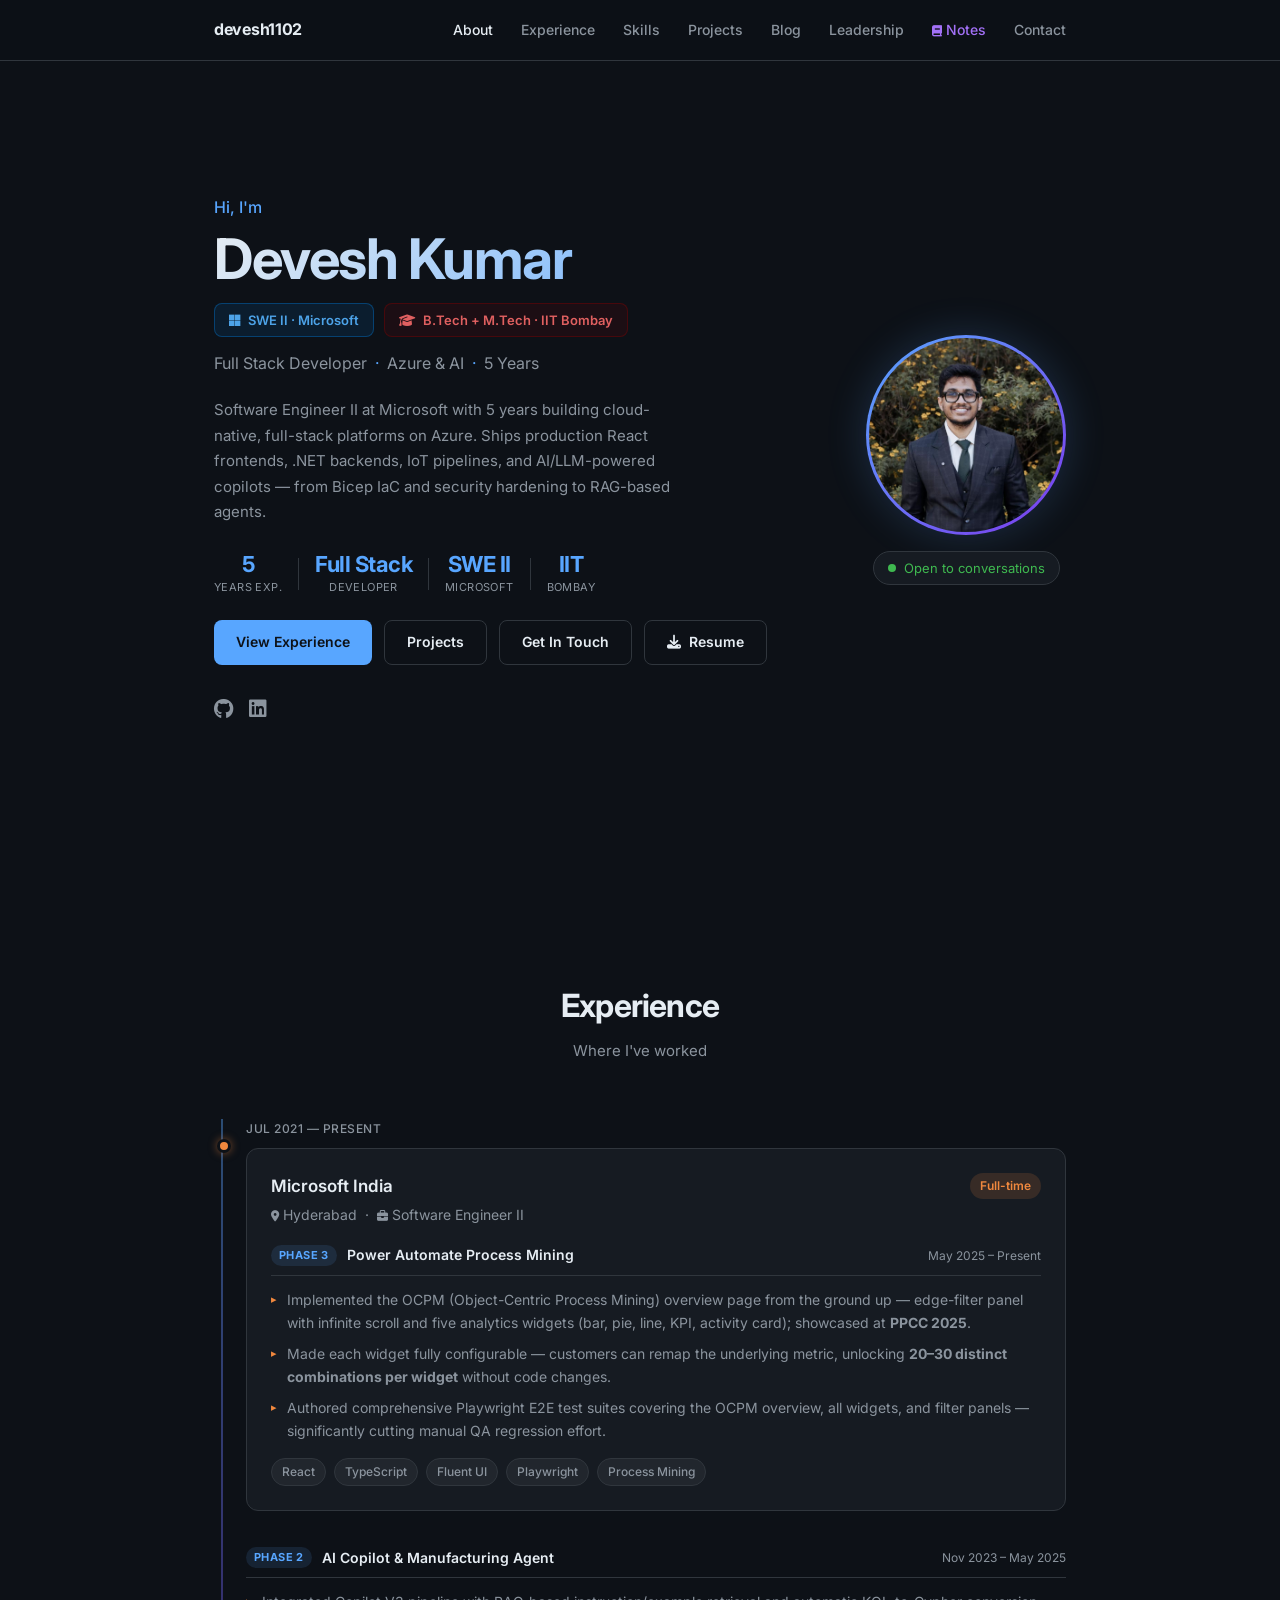
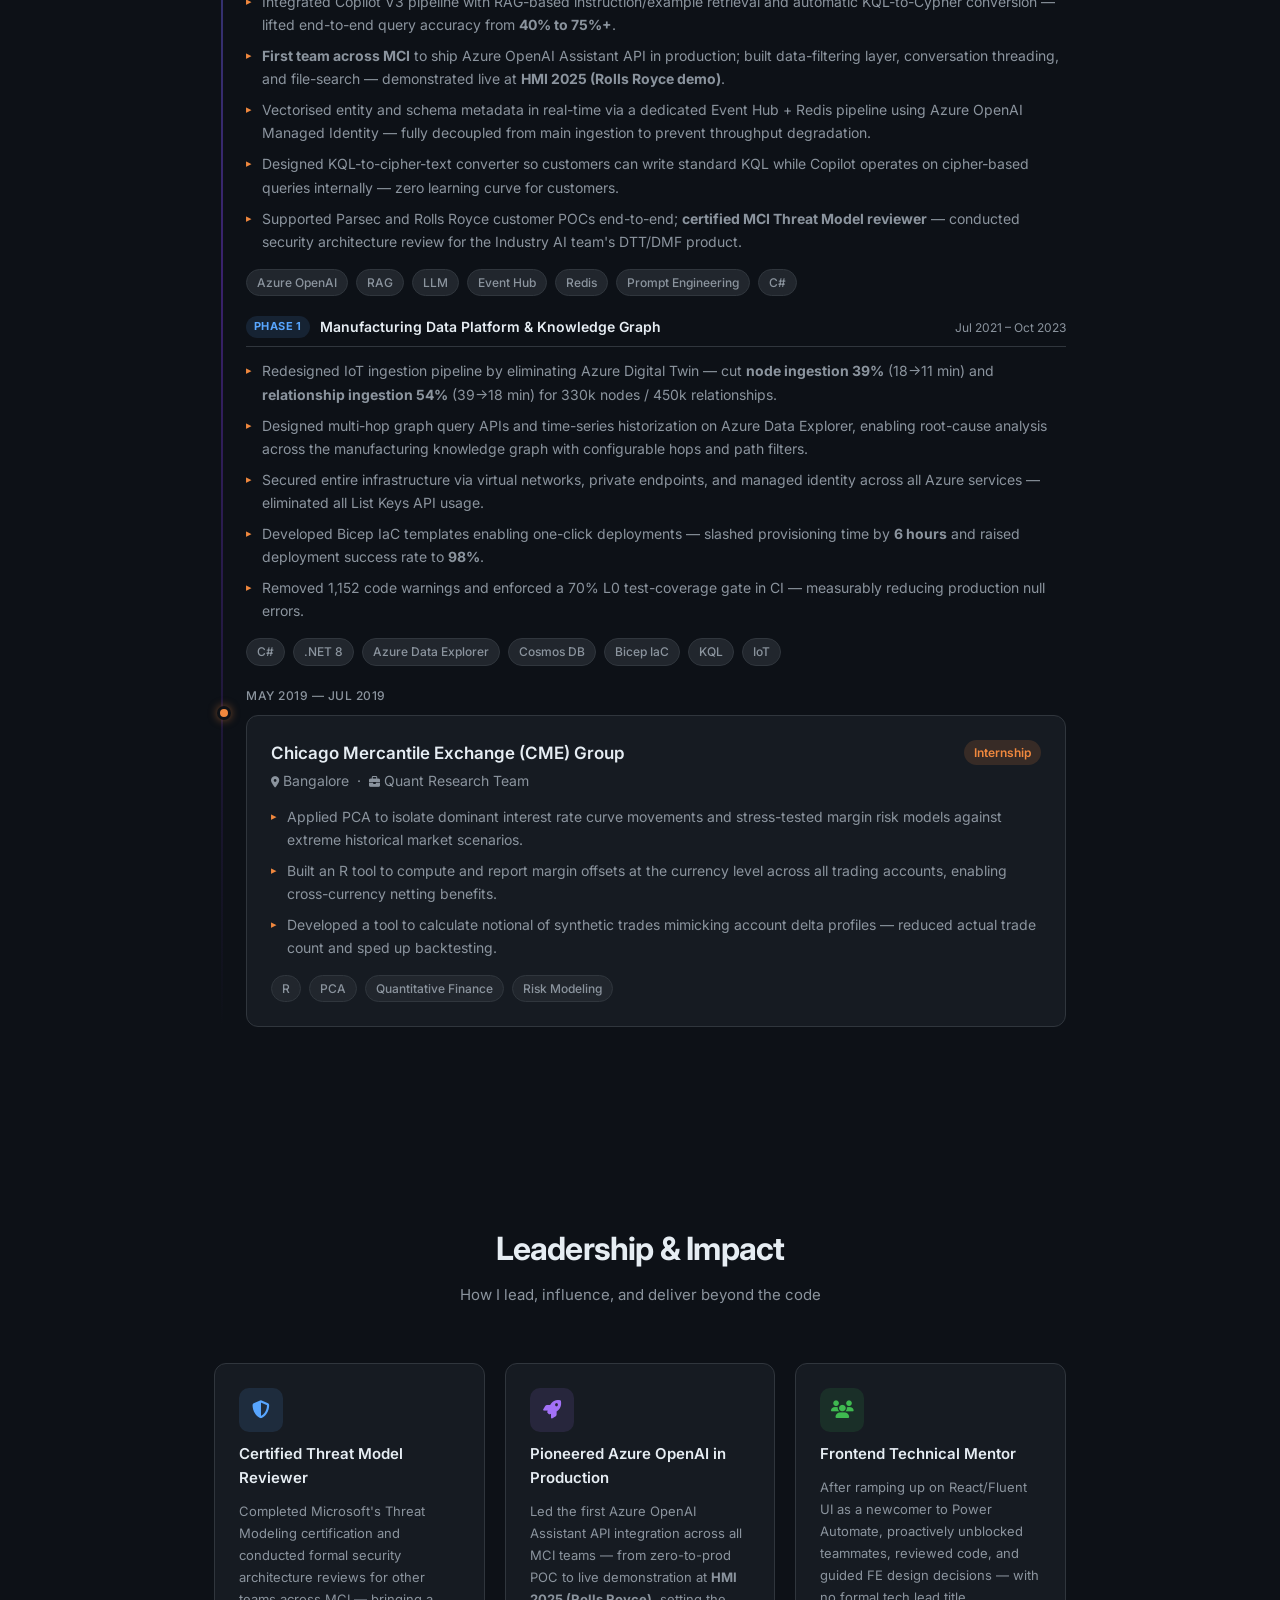
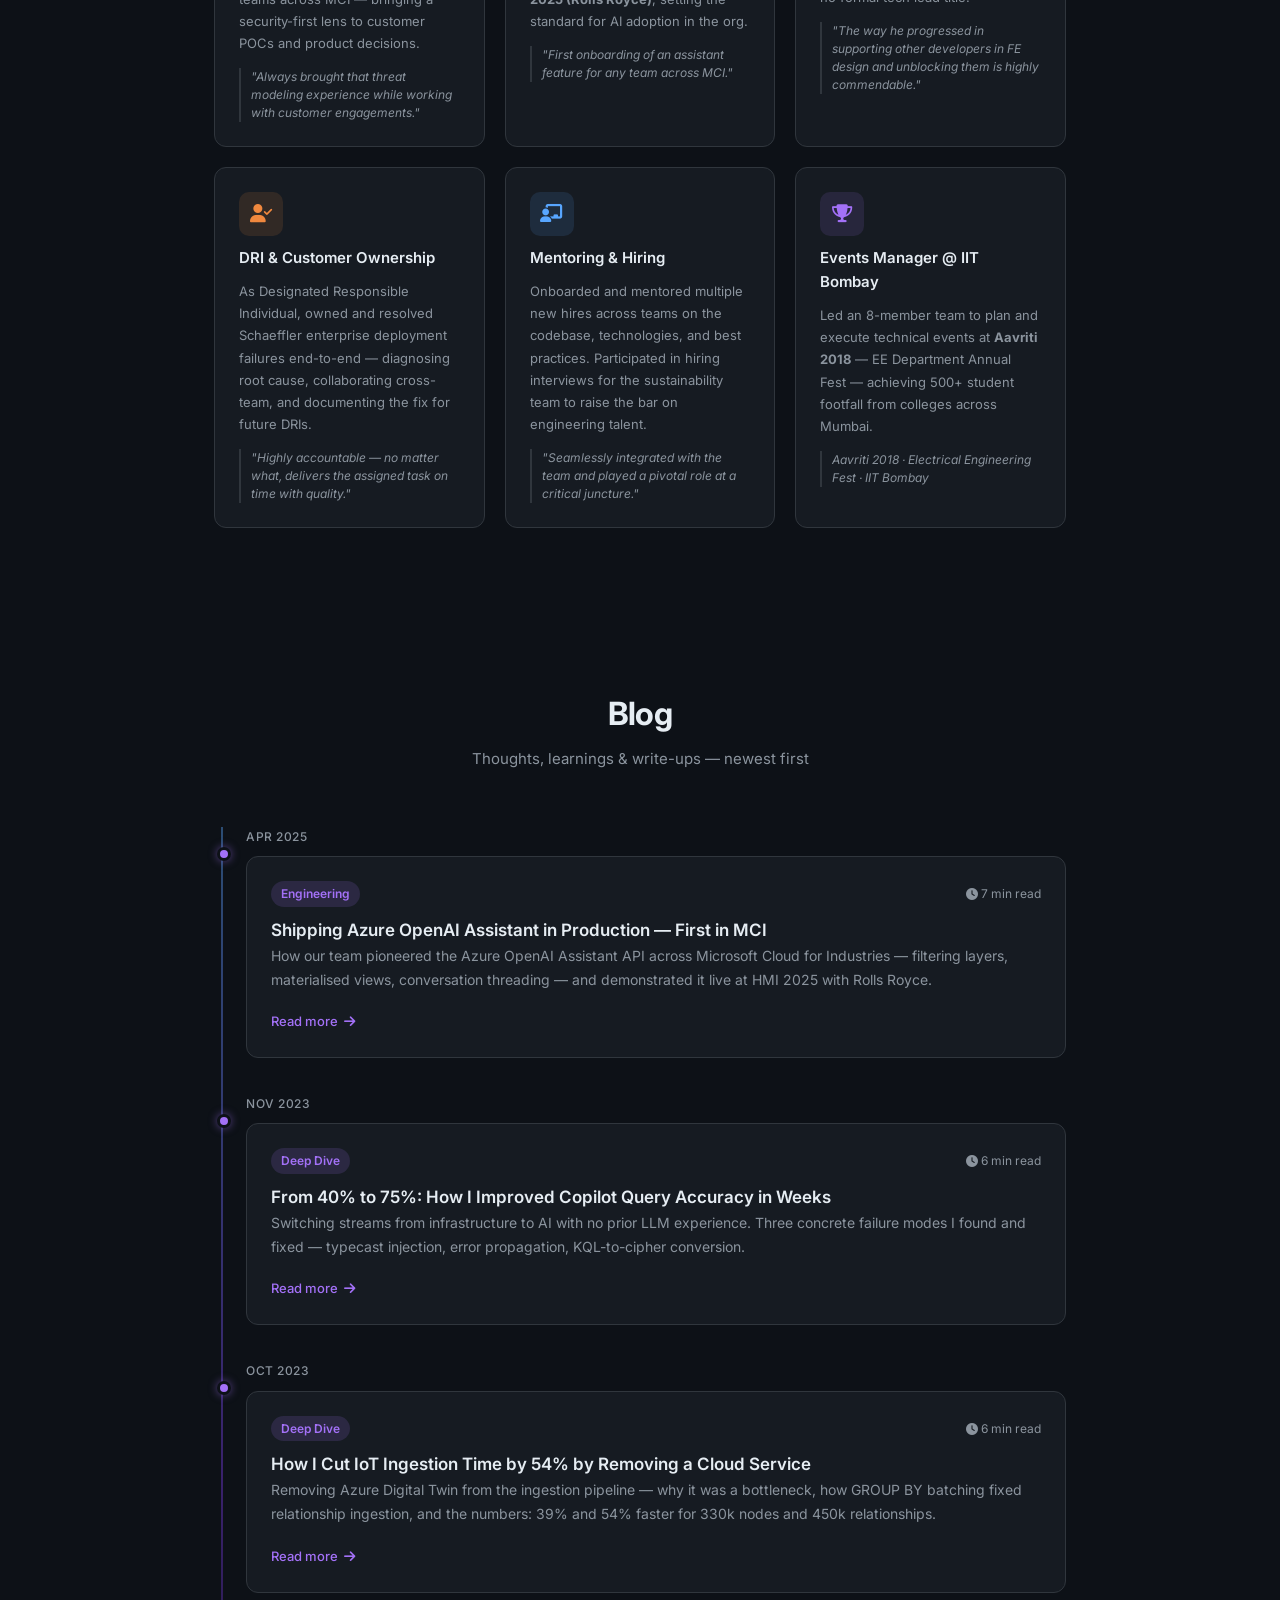
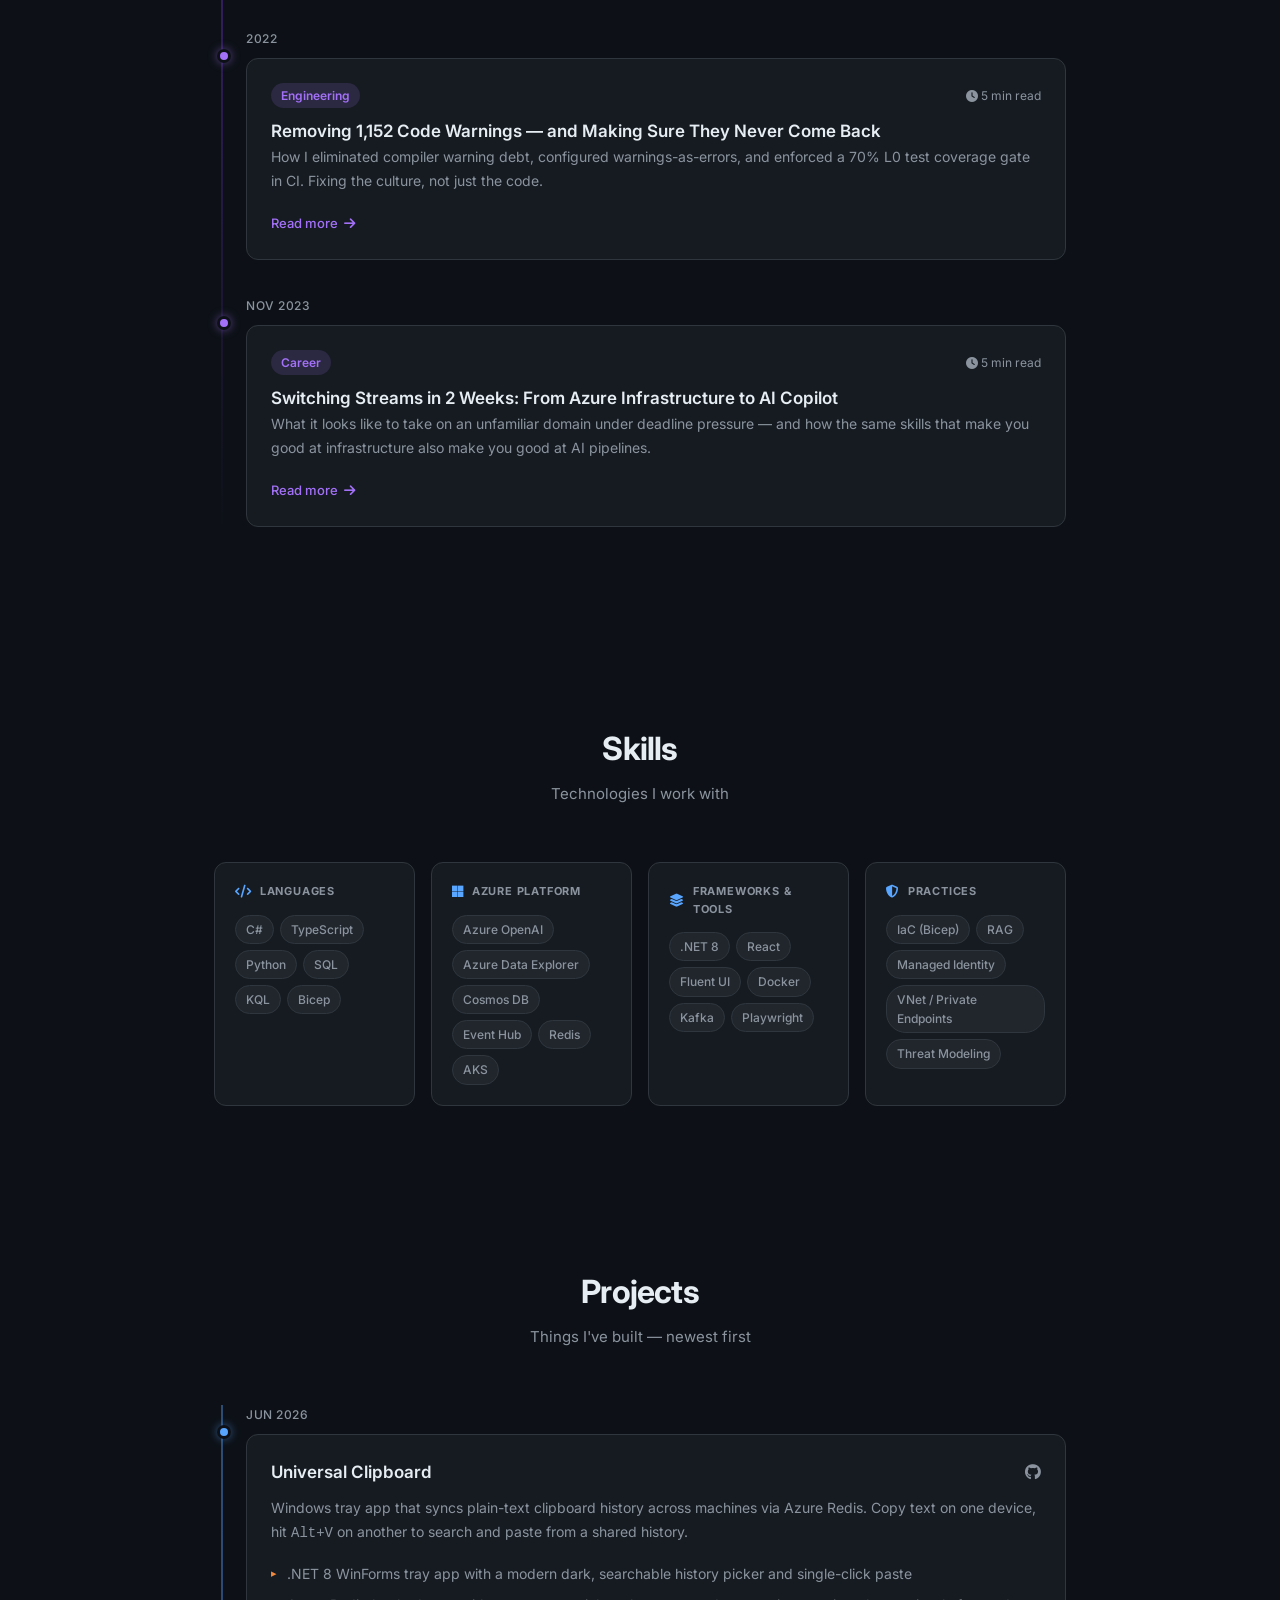
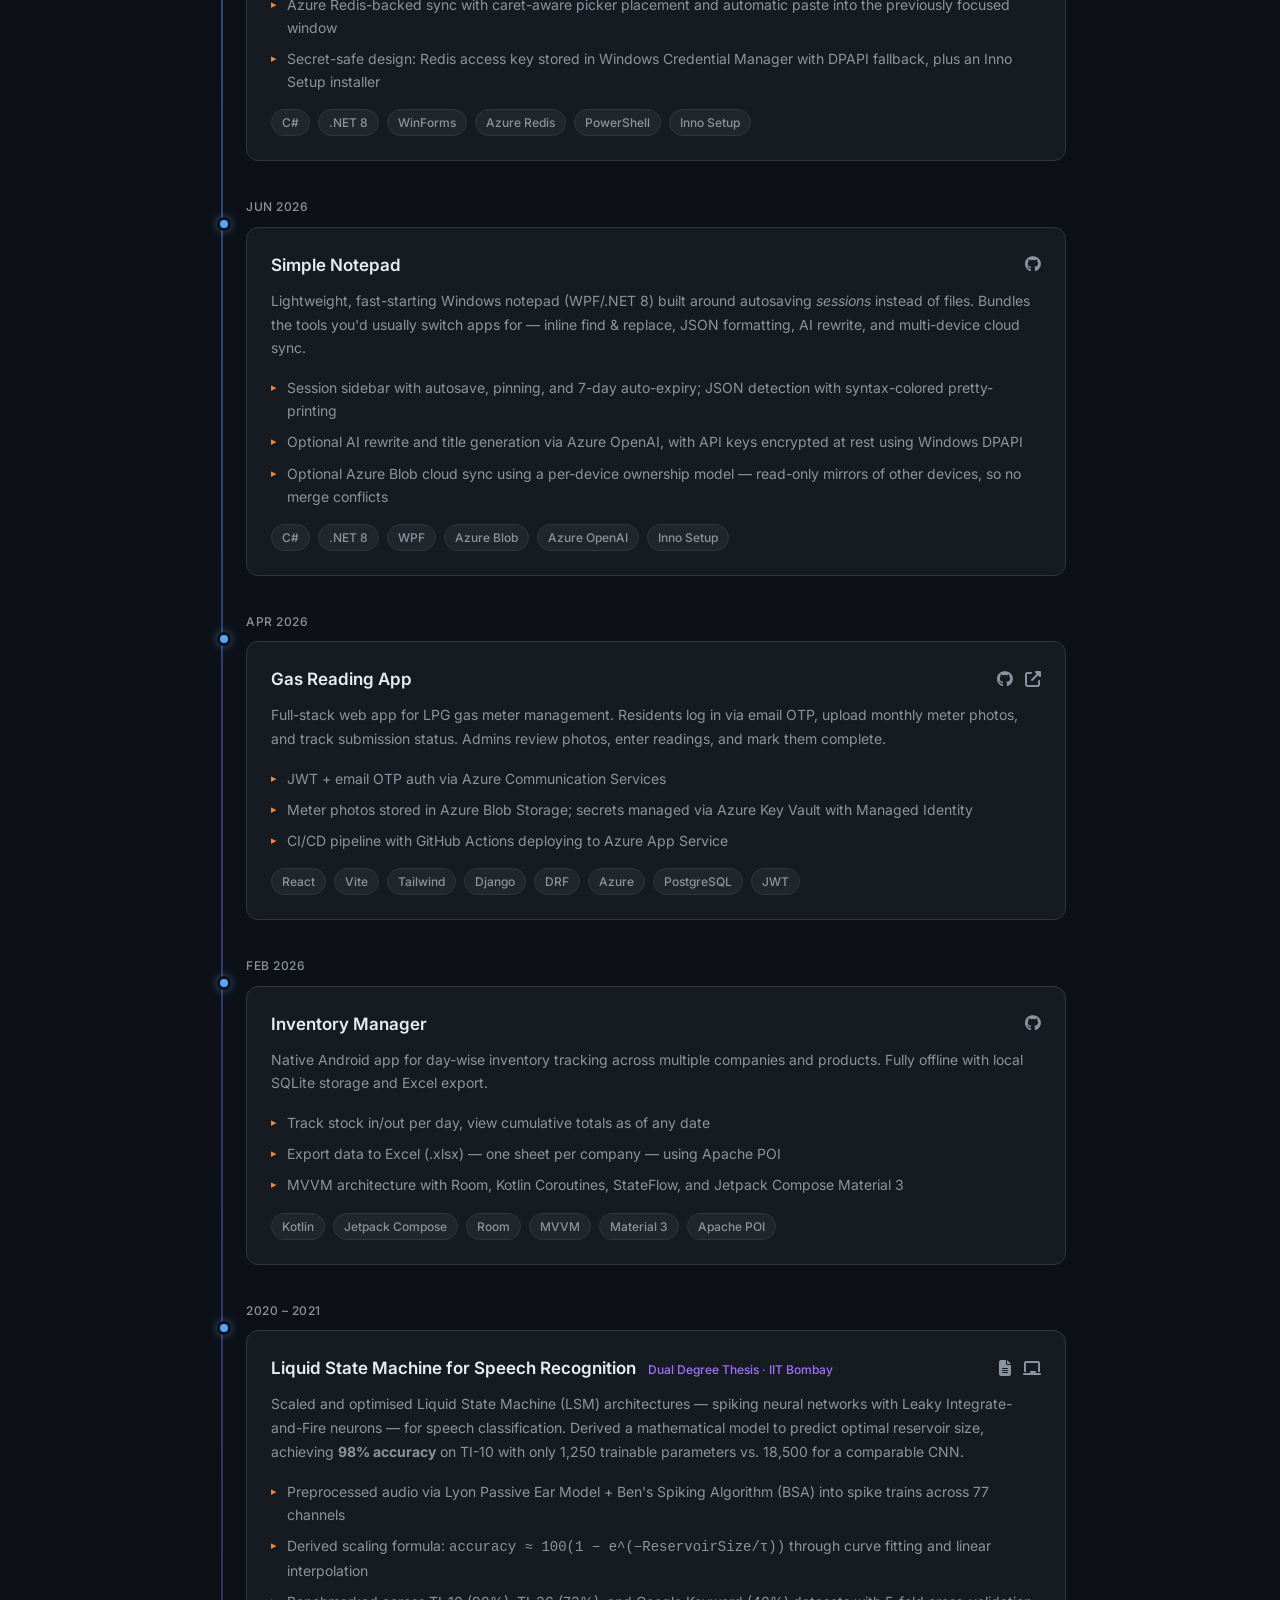
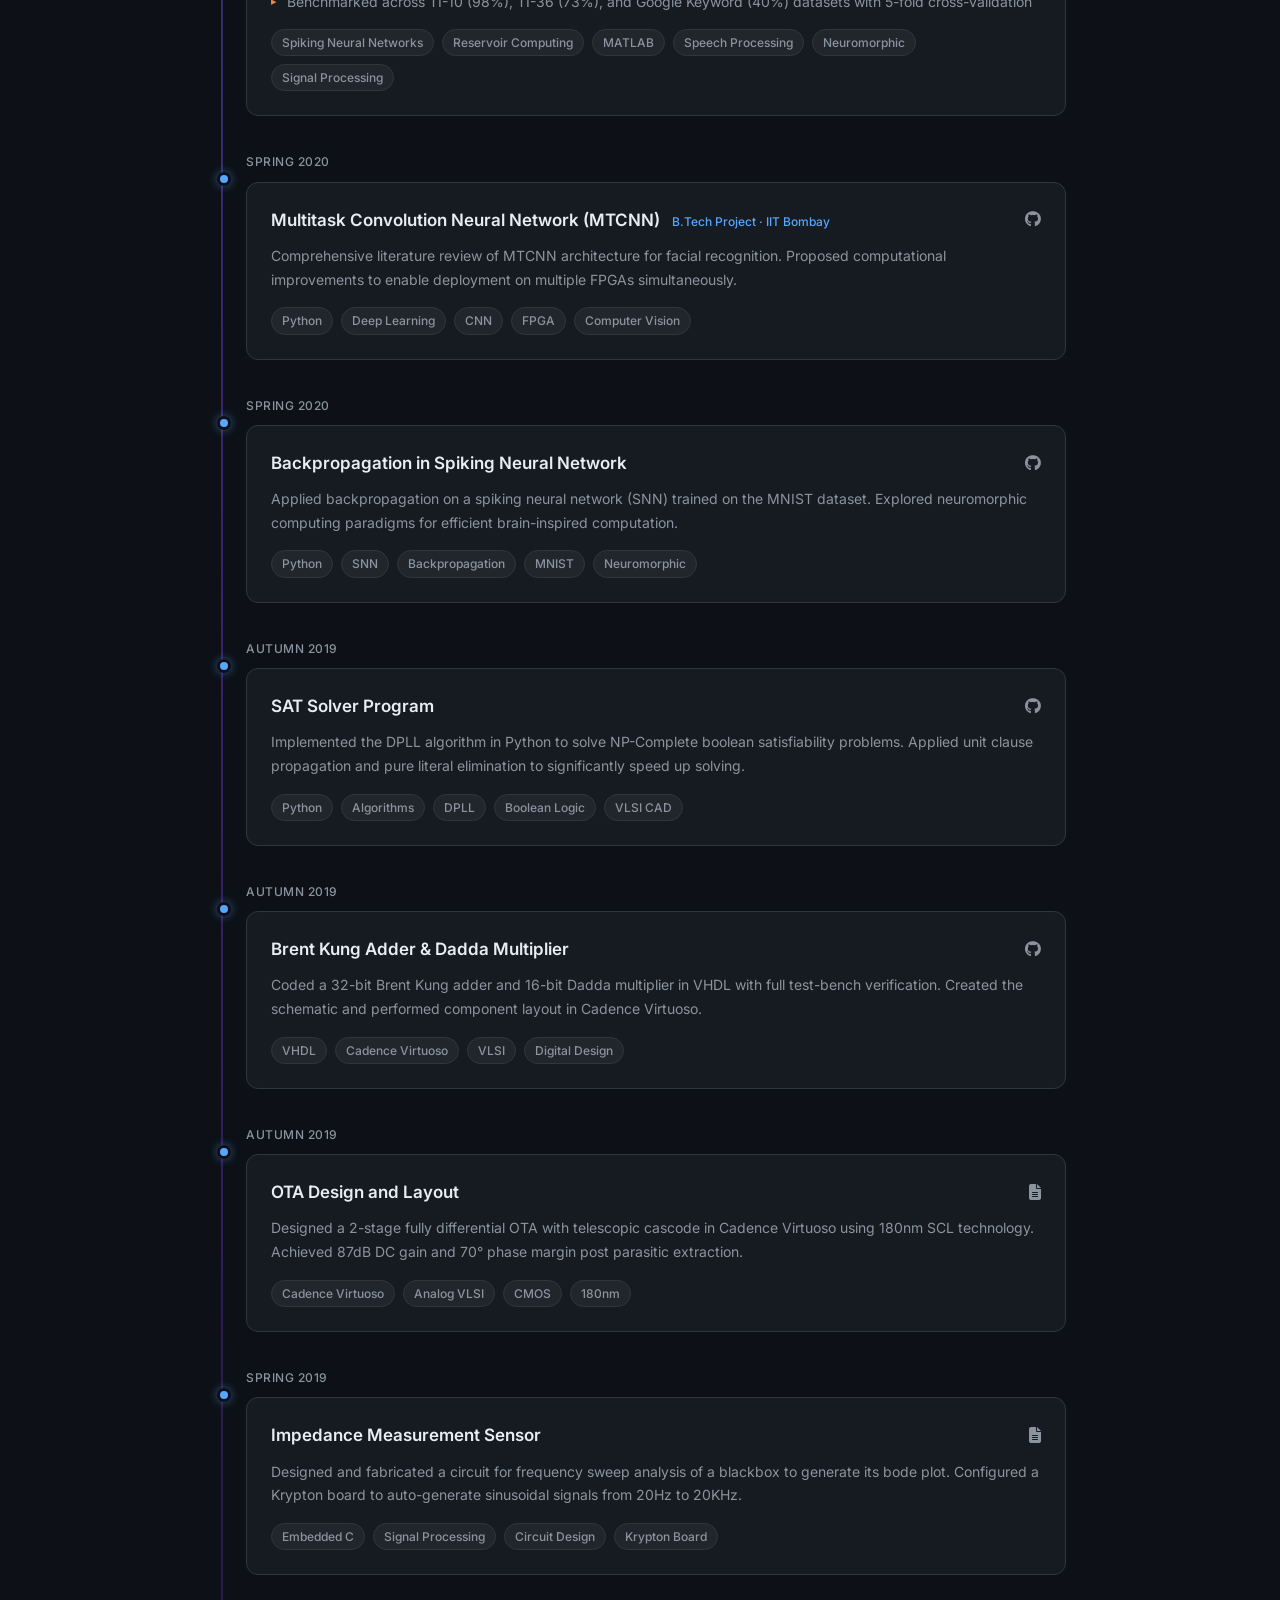
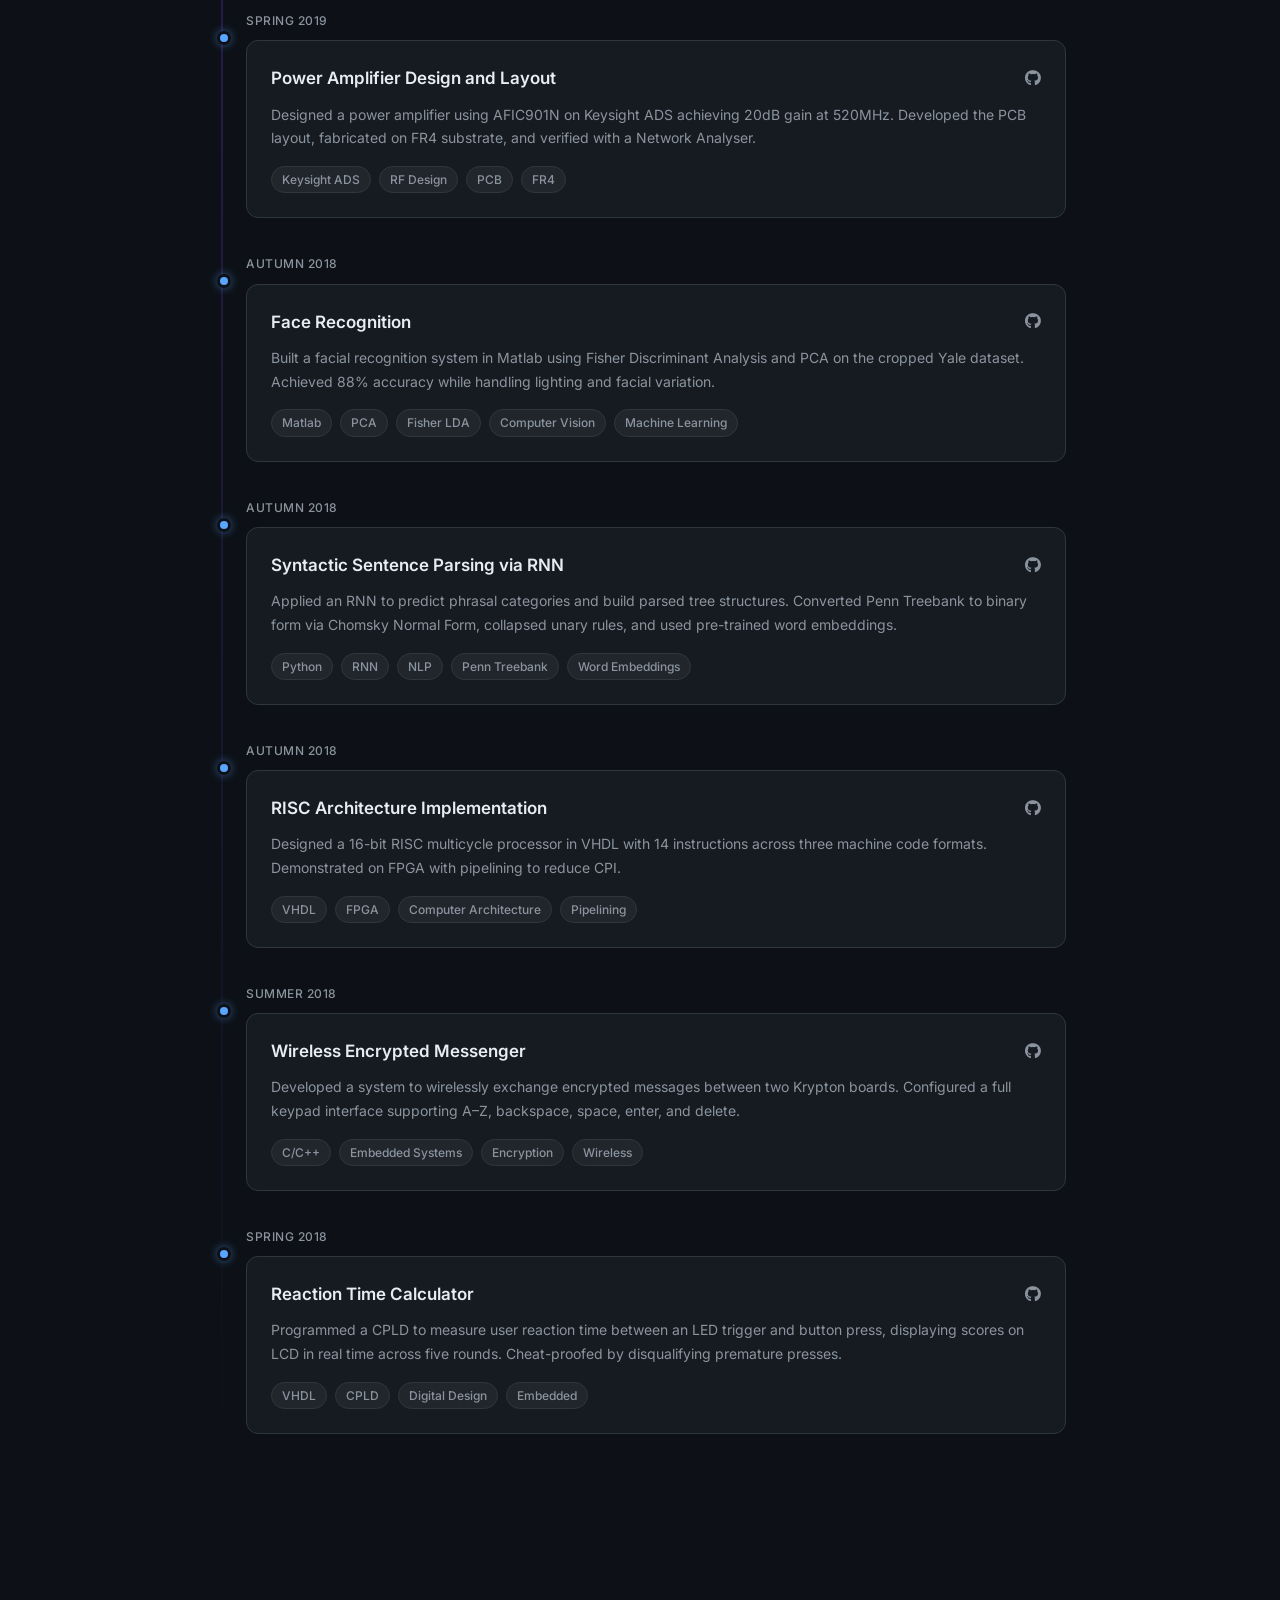
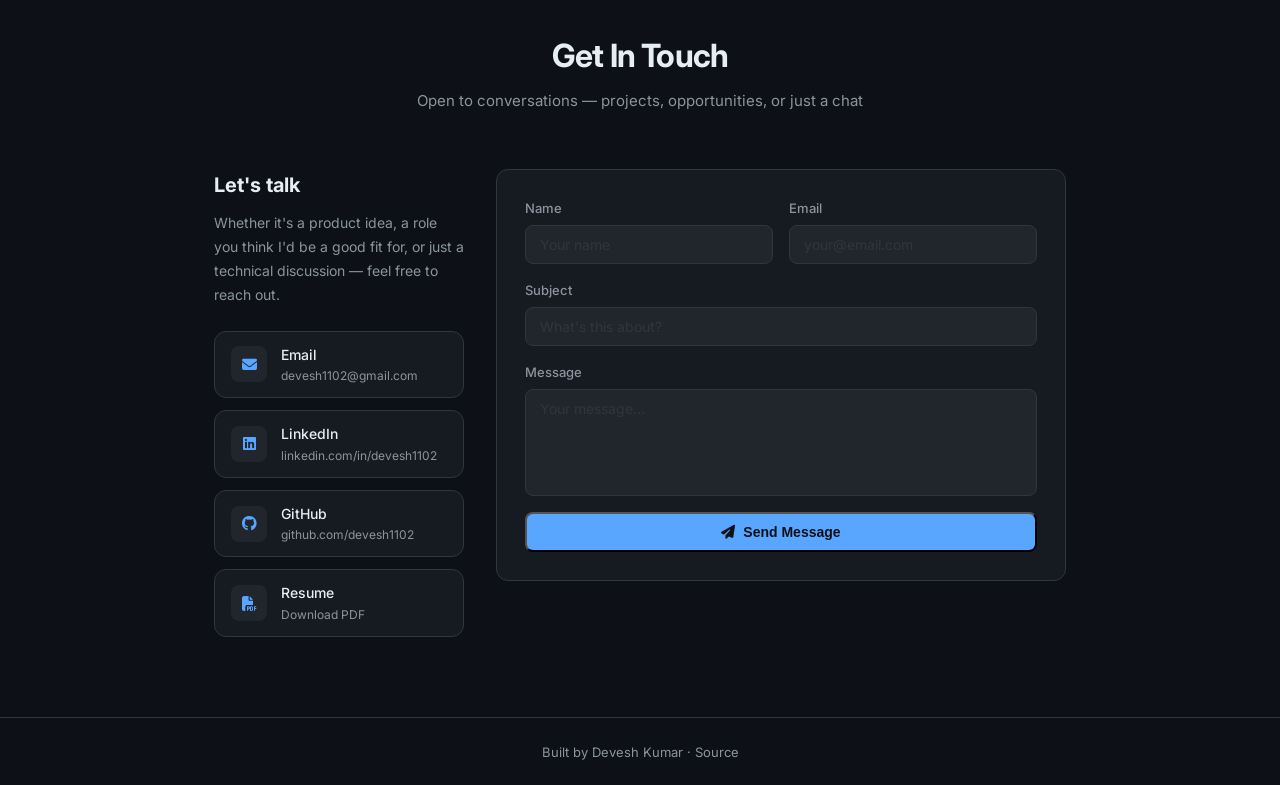
<file: index.html>
<!DOCTYPE html>
<html lang="en">
<head>
  <meta charset="UTF-8" />
  <meta name="viewport" content="width=device-width, initial-scale=1.0"/>

  <!-- Primary SEO -->
  <title>Devesh Kumar — Full Stack Developer</title>
  <meta name="description" content="Full Stack Developer & SWE II at Microsoft. 4+ years shipping cloud-native platforms on Azure — React frontends, .NET backends, AI/LLM copilots, IoT pipelines." />
  <meta name="author" content="Devesh Kumar" />
  <link rel="canonical" href="https://devesh1102.github.io/" />

  <!-- Open Graph — controls LinkedIn / Facebook preview -->
  <meta property="og:type" content="website" />
  <meta property="og:url" content="https://devesh1102.github.io/" />
  <meta property="og:title" content="Devesh Kumar — Full Stack Developer" />
  <meta property="og:description" content="Full Stack Developer building clean, performant web applications. Explore my projects and blog." />
  <meta property="og:image" content="https://devesh1102.github.io/og-image.png" />
  <meta property="og:image:width" content="1200" />
  <meta property="og:image:height" content="630" />
  <meta property="og:site_name" content="Devesh Kumar" />

  <!-- Twitter Card -->
  <meta name="twitter:card" content="summary_large_image" />
  <meta name="twitter:title" content="Devesh Kumar — Full Stack Developer" />
  <meta name="twitter:description" content="Full Stack Developer building clean, performant web applications." />
  <meta name="twitter:image" content="https://devesh1102.github.io/og-image.png" />

  <!-- Favicon -->
  <link rel="icon" href="favicon.svg" type="image/svg+xml" />

  <!-- Preconnect for performance -->
  <link rel="preconnect" href="https://fonts.googleapis.com" />
  <link rel="preconnect" href="https://fonts.gstatic.com" crossorigin />

  <!-- JSON-LD structured data (Person schema) -->
  <script type="application/ld+json">
  {
    "@context": "https://schema.org",
    "@type": "Person",
    "name": "Devesh Kumar",
    "url": "https://devesh1102.github.io/",
    "email": "devesh1102@gmail.com",
    "jobTitle": "Software Engineer II — Full Stack Developer",
    "worksFor": {
      "@type": "Organization",
      "name": "Microsoft"
    },
    "alumniOf": {
      "@type": "CollegeOrUniversity",
      "name": "Indian Institute of Technology, Bombay"
    },
    "knowsAbout": ["Full Stack Development", "React", "TypeScript", "C#", ".NET", "Azure", "RAG", "LLM", "IoT", "Cloud Architecture"],
    "sameAs": [
      "https://github.com/devesh1102",
      "https://www.linkedin.com/in/devesh1102/"
    ]
  }
  </script>

  <link rel="stylesheet" href="style.css?v=2" />
  <link href="https://fonts.googleapis.com/css2?family=Inter:wght@300;400;500;600;700&display=swap" rel="stylesheet"/>
  <link rel="stylesheet" href="https://cdnjs.cloudflare.com/ajax/libs/font-awesome/6.5.0/css/all.min.css"/>
</head>
<body>

  <!-- Skip to content (accessibility) -->
  <a href="#about" class="skip-link">Skip to main content</a>

  <!-- NAV -->
  <nav>
    <div class="nav-inner">
      <span class="logo">devesh1102</span>
      <ul class="nav-links">
        <li><a href="#about">About</a></li>
        <li><a href="#experience">Experience</a></li>
        <li><a href="#skills">Skills</a></li>
        <li><a href="#projects">Projects</a></li>
        <li><a href="#blog">Blog</a></li>
        <li><a href="#leadership">Leadership</a></li>
        <li><a href="notes/index.html" class="nav-notes"><i class="fas fa-book"></i> Notes</a></li>
        <li><a href="#contact">Contact</a></li>
      </ul>
      <button class="hamburger" id="hamburger" aria-label="Toggle menu">
        <span></span><span></span><span></span>
      </button>
    </div>
  </nav>

  <!-- HERO -->
  <section id="about" class="hero">
    <div class="hero-content">
      <div class="hero-text">
        <p class="greeting">Hi, I'm</p>
        <h1>Devesh Kumar</h1>
        <div class="cred-badges">
          <span class="cred-badge cred-ms">
            <i class="fab fa-microsoft"></i> SWE II · Microsoft
          </span>
          <span class="cred-badge cred-iit">
            <i class="fas fa-graduation-cap"></i> B.Tech + M.Tech · IIT Bombay
          </span>
        </div>
        <h2 class="tagline">Full Stack Developer <span class="dot">·</span> Azure &amp; AI <span class="dot">·</span> 5 Years</h2>
        <p class="bio">Software Engineer II at Microsoft with 5 years building cloud-native, full-stack platforms on Azure. Ships production React frontends, .NET backends, IoT pipelines, and AI/LLM-powered copilots — from Bicep IaC and security hardening to RAG-based agents.</p>
        <div class="stats-bar">
          <div class="stat"><span class="stat-val">5</span><span class="stat-label">Years Exp.</span></div>
          <div class="stat-div"></div>
          <div class="stat"><span class="stat-val">Full Stack</span><span class="stat-label">Developer</span></div>
          <div class="stat-div"></div>
          <div class="stat"><span class="stat-val">SWE II</span><span class="stat-label">Microsoft</span></div>
          <div class="stat-div"></div>
          <div class="stat"><span class="stat-val">IIT</span><span class="stat-label">Bombay</span></div>
        </div>
        <div class="hero-btns">
          <a href="#experience" class="btn btn-primary">View Experience</a>
          <a href="#projects" class="btn btn-outline">Projects</a>
          <a href="mailto:devesh1102@gmail.com" class="btn btn-outline">Get In Touch</a>
          <a href="resume.pdf" download="Devesh_Kumar_Resume.pdf" class="btn btn-outline"><i class="fas fa-download"></i> Resume</a>
        </div>
        <div class="socials">
          <a href="https://github.com/devesh1102" target="_blank" rel="noopener noreferrer" aria-label="GitHub"><i class="fab fa-github"></i></a>
          <a href="https://www.linkedin.com/in/devesh1102/" target="_blank" rel="noopener noreferrer" aria-label="LinkedIn"><i class="fab fa-linkedin"></i></a>
        </div>
      </div>
      <div class="hero-avatar">
        <div class="avatar-ring">
          <img src="profile.jpg" alt="Devesh Kumar" class="avatar-photo"/>
        </div>
        <div class="status-badge"><span class="pulse"></span> Open to conversations</div>
      </div>
    </div>
  </section>

  <!-- EXPERIENCE -->
  <section id="experience" aria-label="Experience">
    <div class="section-header">
      <h2>Experience</h2>
      <p>Where I've worked</p>
    </div>
    <div class="timeline">

      <!-- MICROSOFT -->
      <div class="timeline-item">
        <div class="timeline-dot exp-dot"></div>
        <div class="timeline-date">Jul 2021 — Present</div>
        <div class="card exp-card">
          <div class="card-top">
            <div>
              <h3>Microsoft India</h3>
              <p class="exp-meta"><i class="fas fa-map-marker-alt"></i> Hyderabad &nbsp;·&nbsp; <i class="fas fa-briefcase"></i> Software Engineer II</p>
            </div>
            <span class="exp-badge">Full-time</span>
          </div>

          <!-- Phase 3 -->
          <div class="phase-header">
            <span class="phase-label">Phase 3</span>
            <span class="phase-title">Power Automate Process Mining</span>
            <span class="phase-date">May 2025 – Present</span>
          </div>
          <ul class="exp-list">
            <li>Implemented the OCPM (Object-Centric Process Mining) overview page from the ground up — edge-filter panel with infinite scroll and five analytics widgets (bar, pie, line, KPI, activity card); showcased at <strong>PPCC 2025</strong>.</li>
            <li>Made each widget fully configurable — customers can remap the underlying metric, unlocking <strong>20–30 distinct combinations per widget</strong> without code changes.</li>
            <li>Authored comprehensive Playwright E2E test suites covering the OCPM overview, all widgets, and filter panels — significantly cutting manual QA regression effort.</li>
          </ul>
          <div class="tags">
            <span>React</span><span>TypeScript</span><span>Fluent UI</span><span>Playwright</span><span>Process Mining</span>
          </div>
        </div>
      </div>

          <!-- Phase 2 -->
          <div class="phase-header">
            <span class="phase-label">Phase 2</span>
            <span class="phase-title">AI Copilot &amp; Manufacturing Agent</span>
            <span class="phase-date">Nov 2023 – May 2025</span>
          </div>
          <ul class="exp-list">
            <li>Integrated Copilot V3 pipeline with RAG-based instruction/example retrieval and automatic KQL-to-Cypher conversion — lifted end-to-end query accuracy from <strong>40% to 75%+</strong>.</li>
            <li><strong>First team across MCI</strong> to ship Azure OpenAI Assistant API in production; built data-filtering layer, conversation threading, and file-search — demonstrated live at <strong>HMI 2025 (Rolls Royce demo)</strong>.</li>
            <li>Vectorised entity and schema metadata in real-time via a dedicated Event Hub + Redis pipeline using Azure OpenAI Managed Identity — fully decoupled from main ingestion to prevent throughput degradation.</li>
            <li>Designed KQL-to-cipher-text converter so customers can write standard KQL while Copilot operates on cipher-based queries internally — zero learning curve for customers.</li>
            <li>Supported Parsec and Rolls Royce customer POCs end-to-end; <strong>certified MCI Threat Model reviewer</strong> — conducted security architecture review for the Industry AI team's DTT/DMF product.</li>
          </ul>
          <div class="tags" style="margin-bottom:20px">
            <span>Azure OpenAI</span><span>RAG</span><span>LLM</span><span>Event Hub</span><span>Redis</span><span>Prompt Engineering</span><span>C#</span>
          </div>

          <!-- Phase 1 -->
          <div class="phase-header">
            <span class="phase-label">Phase 1</span>
            <span class="phase-title">Manufacturing Data Platform &amp; Knowledge Graph</span>
            <span class="phase-date">Jul 2021 – Oct 2023</span>
          </div>
          <ul class="exp-list">
            <li>Redesigned IoT ingestion pipeline by eliminating Azure Digital Twin — cut <strong>node ingestion 39%</strong> (18→11 min) and <strong>relationship ingestion 54%</strong> (39→18 min) for 330k nodes / 450k relationships.</li>
            <li>Designed multi-hop graph query APIs and time-series historization on Azure Data Explorer, enabling root-cause analysis across the manufacturing knowledge graph with configurable hops and path filters.</li>
            <li>Secured entire infrastructure via virtual networks, private endpoints, and managed identity across all Azure services — eliminated all List Keys API usage.</li>
            <li>Developed Bicep IaC templates enabling one-click deployments — slashed provisioning time by <strong>6 hours</strong> and raised deployment success rate to <strong>98%</strong>.</li>
            <li>Removed 1,152 code warnings and enforced a 70% L0 test-coverage gate in CI — measurably reducing production null errors.</li>
          </ul>
          <div class="tags" style="margin-bottom:20px">
            <span>C#</span><span>.NET 8</span><span>Azure Data Explorer</span><span>Cosmos DB</span><span>Bicep IaC</span><span>KQL</span><span>IoT</span>
          </div>

      <!-- CME GROUP -->
      <div class="timeline-item">
        <div class="timeline-dot exp-dot"></div>
        <div class="timeline-date">May 2019 — Jul 2019</div>
        <div class="card exp-card">
          <div class="card-top">
            <div>
              <h3>Chicago Mercantile Exchange (CME) Group</h3>
              <p class="exp-meta"><i class="fas fa-map-marker-alt"></i> Bangalore &nbsp;·&nbsp; <i class="fas fa-briefcase"></i> Quant Research Team</p>
            </div>
            <span class="exp-badge">Internship</span>
          </div>
          <ul class="exp-list">
            <li>Applied PCA to isolate dominant interest rate curve movements and stress-tested margin risk models against extreme historical market scenarios.</li>
            <li>Built an R tool to compute and report margin offsets at the currency level across all trading accounts, enabling cross-currency netting benefits.</li>
            <li>Developed a tool to calculate notional of synthetic trades mimicking account delta profiles — reduced actual trade count and sped up backtesting.</li>
          </ul>
          <div class="tags">
            <span>R</span><span>PCA</span><span>Quantitative Finance</span><span>Risk Modeling</span>
          </div>
        </div>
      </div>

    </div>
  </section>

  <!-- LEADERSHIP & IMPACT -->
    <!-- LEADERSHIP & IMPACT -->
  <section id="leadership" aria-label="Leadership and Impact">
    <div class="section-header">
      <h2>Leadership &amp; Impact</h2>
      <p>How I lead, influence, and deliver beyond the code</p>
    </div>
    <div class="leadership-grid">

      <div class="leadership-card">
        <div class="lc-icon" style="background: rgba(88,166,255,0.12); color: var(--accent)">
          <i class="fas fa-shield-alt"></i>
        </div>
        <h4>Certified Threat Model Reviewer</h4>
        <p>Completed Microsoft's Threat Modeling certification and conducted formal security architecture reviews for other teams across MCI — bringing a security-first lens to customer POCs and product decisions.</p>
        <span class="lc-quote">"Always brought that threat modeling experience while working with customer engagements."</span>
      </div>

      <div class="leadership-card">
        <div class="lc-icon" style="background: rgba(163,113,247,0.12); color: var(--purple)">
          <i class="fas fa-rocket"></i>
        </div>
        <h4>Pioneered Azure OpenAI in Production</h4>
        <p>Led the first Azure OpenAI Assistant API integration across all MCI teams — from zero-to-prod POC to live demonstration at <strong>HMI 2025 (Rolls Royce)</strong>, setting the standard for AI adoption in the org.</p>
        <span class="lc-quote">"First onboarding of an assistant feature for any team across MCI."</span>
      </div>

      <div class="leadership-card">
        <div class="lc-icon" style="background: rgba(63,185,80,0.12); color: var(--green)">
          <i class="fas fa-users"></i>
        </div>
        <h4>Frontend Technical Mentor</h4>
        <p>After ramping up on React/Fluent UI as a newcomer to Power Automate, proactively unblocked teammates, reviewed code, and guided FE design decisions — with no formal tech lead title.</p>
        <span class="lc-quote">"The way he progressed in supporting other developers in FE design and unblocking them is highly commendable."</span>
      </div>

      <div class="leadership-card">
        <div class="lc-icon" style="background: rgba(240,136,62,0.12); color: var(--orange)">
          <i class="fas fa-user-check"></i>
        </div>
        <h4>DRI &amp; Customer Ownership</h4>
        <p>As Designated Responsible Individual, owned and resolved Schaeffler enterprise deployment failures end-to-end — diagnosing root cause, collaborating cross-team, and documenting the fix for future DRIs.</p>
        <span class="lc-quote">"Highly accountable — no matter what, delivers the assigned task on time with quality."</span>
      </div>

      <div class="leadership-card">
        <div class="lc-icon" style="background: rgba(88,166,255,0.12); color: var(--accent)">
          <i class="fas fa-chalkboard-teacher"></i>
        </div>
        <h4>Mentoring &amp; Hiring</h4>
        <p>Onboarded and mentored multiple new hires across teams on the codebase, technologies, and best practices. Participated in hiring interviews for the sustainability team to raise the bar on engineering talent.</p>
        <span class="lc-quote">"Seamlessly integrated with the team and played a pivotal role at a critical juncture."</span>
      </div>

      <div class="leadership-card">
        <div class="lc-icon" style="background: rgba(163,113,247,0.12); color: var(--purple)">
          <i class="fas fa-trophy"></i>
        </div>
        <h4>Events Manager @ IIT Bombay</h4>
        <p>Led an 8-member team to plan and execute technical events at <strong>Aavriti 2018</strong> — EE Department Annual Fest — achieving 500+ student footfall from colleges across Mumbai.</p>
        <span class="lc-quote">Aavriti 2018 · Electrical Engineering Fest · IIT Bombay</span>
      </div>

    </div>
  </section>

  <!-- BLOG TIMELINE -->
  <section id="blog">
    <div class="section-header">
      <h2>Blog</h2>
      <p>Thoughts, learnings & write-ups — newest first</p>
    </div>
    <div class="timeline">

      <div class="timeline-item">
        <div class="timeline-dot blog-dot"></div>
        <div class="timeline-date">Apr 2025</div>
        <div class="card blog-card">
          <div class="card-top">
            <span class="blog-tag">Engineering</span>
            <span class="read-time"><i class="fas fa-clock"></i> 7 min read</span>
          </div>
          <h3>Shipping Azure OpenAI Assistant in Production — First in MCI</h3>
          <p>How our team pioneered the Azure OpenAI Assistant API across Microsoft Cloud for Industries — filtering layers, materialised views, conversation threading — and demonstrated it live at HMI 2025 with Rolls Royce.</p>
          <a href="blog/openai-assistant.html" class="read-more">Read more <i class="fas fa-arrow-right"></i></a>
        </div>
      </div>

      <div class="timeline-item">
        <div class="timeline-dot blog-dot"></div>
        <div class="timeline-date">Nov 2023</div>
        <div class="card blog-card">
          <div class="card-top">
            <span class="blog-tag">Deep Dive</span>
            <span class="read-time"><i class="fas fa-clock"></i> 6 min read</span>
          </div>
          <h3>From 40% to 75%: How I Improved Copilot Query Accuracy in Weeks</h3>
          <p>Switching streams from infrastructure to AI with no prior LLM experience. Three concrete failure modes I found and fixed — typecast injection, error propagation, KQL-to-cipher conversion.</p>
          <a href="blog/copilot-accuracy.html" class="read-more">Read more <i class="fas fa-arrow-right"></i></a>
        </div>
      </div>

      <div class="timeline-item">
        <div class="timeline-dot blog-dot"></div>
        <div class="timeline-date">Oct 2023</div>
        <div class="card blog-card">
          <div class="card-top">
            <span class="blog-tag">Deep Dive</span>
            <span class="read-time"><i class="fas fa-clock"></i> 6 min read</span>
          </div>
          <h3>How I Cut IoT Ingestion Time by 54% by Removing a Cloud Service</h3>
          <p>Removing Azure Digital Twin from the ingestion pipeline — why it was a bottleneck, how GROUP BY batching fixed relationship ingestion, and the numbers: 39% and 54% faster for 330k nodes and 450k relationships.</p>
          <a href="blog/adt-removal.html" class="read-more">Read more <i class="fas fa-arrow-right"></i></a>
        </div>
      </div>

      <div class="timeline-item">
        <div class="timeline-dot blog-dot"></div>
        <div class="timeline-date">2022</div>
        <div class="card blog-card">
          <div class="card-top">
            <span class="blog-tag">Engineering</span>
            <span class="read-time"><i class="fas fa-clock"></i> 5 min read</span>
          </div>
          <h3>Removing 1,152 Code Warnings — and Making Sure They Never Come Back</h3>
          <p>How I eliminated compiler warning debt, configured warnings-as-errors, and enforced a 70% L0 test coverage gate in CI. Fixing the culture, not just the code.</p>
          <a href="blog/code-quality.html" class="read-more">Read more <i class="fas fa-arrow-right"></i></a>
        </div>
      </div>

      <div class="timeline-item">
        <div class="timeline-dot blog-dot"></div>
        <div class="timeline-date">Nov 2023</div>
        <div class="card blog-card">
          <div class="card-top">
            <span class="blog-tag">Career</span>
            <span class="read-time"><i class="fas fa-clock"></i> 5 min read</span>
          </div>
          <h3>Switching Streams in 2 Weeks: From Azure Infrastructure to AI Copilot</h3>
          <p>What it looks like to take on an unfamiliar domain under deadline pressure — and how the same skills that make you good at infrastructure also make you good at AI pipelines.</p>
          <a href="blog/switching-streams.html" class="read-more">Read more <i class="fas fa-arrow-right"></i></a>
        </div>
      </div>

    </div>
  </section>

      <!-- SKILLS -->
  <section id="skills" aria-label="Skills">
    <div class="section-header">
      <h2>Skills</h2>
      <p>Technologies I work with</p>
    </div>
    <div class="skills-grid">
      <div class="skill-group">
        <h4><i class="fas fa-code"></i> Languages</h4>
        <div class="tags">
          <span>C#</span><span>TypeScript</span><span>Python</span><span>SQL</span><span>KQL</span><span>Bicep</span>
        </div>
      </div>
      <div class="skill-group">
        <h4><i class="fab fa-microsoft"></i> Azure Platform</h4>
        <div class="tags">
          <span>Azure OpenAI</span><span>Azure Data Explorer</span><span>Cosmos DB</span><span>Event Hub</span><span>Redis</span><span>AKS</span>
        </div>
      </div>
      <div class="skill-group">
        <h4><i class="fas fa-layer-group"></i> Frameworks & Tools</h4>
        <div class="tags">
          <span>.NET 8</span><span>React</span><span>Fluent UI</span><span>Docker</span><span>Kafka</span><span>Playwright</span>
        </div>
      </div>
      <div class="skill-group">
        <h4><i class="fas fa-shield-alt"></i> Practices</h4>
        <div class="tags">
          <span>IaC (Bicep)</span><span>RAG</span><span>Managed Identity</span><span>VNet / Private Endpoints</span><span>Threat Modeling</span>
        </div>
      </div>
    </div>
  </section>

  <!-- PROJECTS TIMELINE -->
  <section id="projects">
    <div class="section-header">
      <h2>Projects</h2>
      <p>Things I've built — newest first</p>
    </div>
    <div class="timeline">

      <div class="timeline-item">
        <div class="timeline-dot"></div>
        <div class="timeline-date">Jun 2026</div>
        <div class="card">
          <div class="card-top">
            <h3>Universal Clipboard</h3>
            <div class="card-links">
              <a href="https://github.com/devesh1102/universalClipboard" target="_blank" rel="noopener noreferrer" aria-label="GitHub"><i class="fab fa-github"></i></a>
            </div>
          </div>
          <p>Windows tray app that syncs plain-text clipboard history across machines via Azure Redis. Copy text on one device, hit <code>Alt+V</code> on another to search and paste from a shared history.</p>
          <ul class="exp-list">
            <li>.NET 8 WinForms tray app with a modern dark, searchable history picker and single-click paste</li>
            <li>Azure Redis-backed sync with caret-aware picker placement and automatic paste into the previously focused window</li>
            <li>Secret-safe design: Redis access key stored in Windows Credential Manager with DPAPI fallback, plus an Inno Setup installer</li>
          </ul>
          <div class="tags">
            <span>C#</span><span>.NET 8</span><span>WinForms</span><span>Azure Redis</span><span>PowerShell</span><span>Inno Setup</span>
          </div>
        </div>
      </div>

      <div class="timeline-item">
        <div class="timeline-dot"></div>
        <div class="timeline-date">Jun 2026</div>
        <div class="card">
          <div class="card-top">
            <h3>Simple Notepad</h3>
            <div class="card-links">
              <a href="https://github.com/devesh1102/simple-notepad" target="_blank" rel="noopener noreferrer" aria-label="GitHub"><i class="fab fa-github"></i></a>
            </div>
          </div>
          <p>Lightweight, fast-starting Windows notepad (WPF/.NET 8) built around autosaving <em>sessions</em> instead of files. Bundles the tools you'd usually switch apps for — inline find &amp; replace, JSON formatting, AI rewrite, and multi-device cloud sync.</p>
          <ul class="exp-list">
            <li>Session sidebar with autosave, pinning, and 7-day auto-expiry; JSON detection with syntax-colored pretty-printing</li>
            <li>Optional AI rewrite and title generation via Azure OpenAI, with API keys encrypted at rest using Windows DPAPI</li>
            <li>Optional Azure Blob cloud sync using a per-device ownership model — read-only mirrors of other devices, so no merge conflicts</li>
          </ul>
          <div class="tags">
            <span>C#</span><span>.NET 8</span><span>WPF</span><span>Azure Blob</span><span>Azure OpenAI</span><span>Inno Setup</span>
          </div>
        </div>
      </div>

      <div class="timeline-item">
        <div class="timeline-dot"></div>
        <div class="timeline-date">Apr 2026</div>
        <div class="card">
          <div class="card-top">
            <h3>Gas Reading App</h3>
            <div class="card-links">
              <a href="https://github.com/devesh1102/gas-reading-app" target="_blank" rel="noopener noreferrer" aria-label="GitHub"><i class="fab fa-github"></i></a>
              <a href="https://gasreading-backend.azurewebsites.net" target="_blank" rel="noopener noreferrer" aria-label="Live demo"><i class="fas fa-external-link-alt"></i></a>
            </div>
          </div>
          <p>Full-stack web app for LPG gas meter management. Residents log in via email OTP, upload monthly meter photos, and track submission status. Admins review photos, enter readings, and mark them complete.</p>
          <ul class="exp-list">
            <li>JWT + email OTP auth via Azure Communication Services</li>
            <li>Meter photos stored in Azure Blob Storage; secrets managed via Azure Key Vault with Managed Identity</li>
            <li>CI/CD pipeline with GitHub Actions deploying to Azure App Service</li>
          </ul>
          <div class="tags">
            <span>React</span><span>Vite</span><span>Tailwind</span><span>Django</span><span>DRF</span><span>Azure</span><span>PostgreSQL</span><span>JWT</span>
          </div>
        </div>
      </div>

      <div class="timeline-item">
        <div class="timeline-dot"></div>
        <div class="timeline-date">Feb 2026</div>
        <div class="card">
          <div class="card-top">
            <h3>Inventory Manager</h3>
            <div class="card-links">
              <a href="https://github.com/devesh1102/InventoryManager" target="_blank" rel="noopener noreferrer" aria-label="GitHub"><i class="fab fa-github"></i></a>
            </div>
          </div>
          <p>Native Android app for day-wise inventory tracking across multiple companies and products. Fully offline with local SQLite storage and Excel export.</p>
          <ul class="exp-list">
            <li>Track stock in/out per day, view cumulative totals as of any date</li>
            <li>Export data to Excel (.xlsx) — one sheet per company — using Apache POI</li>
            <li>MVVM architecture with Room, Kotlin Coroutines, StateFlow, and Jetpack Compose Material 3</li>
          </ul>
          <div class="tags">
            <span>Kotlin</span><span>Jetpack Compose</span><span>Room</span><span>MVVM</span><span>Material 3</span><span>Apache POI</span>
          </div>
        </div>
      </div>

      <div class="timeline-item">
        <div class="timeline-dot"></div>
        <div class="timeline-date">2020 – 2021</div>
        <div class="card">
          <div class="card-top">
            <h3>Liquid State Machine for Speech Recognition <span style="font-size:12px; font-weight:500; color:var(--purple); margin-left:8px;">Dual Degree Thesis · IIT Bombay</span></h3>
            <div class="card-links">
              <a href="ddp-report.pdf" target="_blank" rel="noopener noreferrer" title="Report"><i class="fas fa-file-alt"></i></a>
              <a href="ddp-presentation.pdf" target="_blank" rel="noopener noreferrer" title="Presentation"><i class="fas fa-chalkboard"></i></a>
            </div>
          </div>
          <p>Scaled and optimised Liquid State Machine (LSM) architectures — spiking neural networks with Leaky Integrate-and-Fire neurons — for speech classification. Derived a mathematical model to predict optimal reservoir size, achieving <strong>98% accuracy</strong> on TI-10 with only 1,250 trainable parameters vs. 18,500 for a comparable CNN.</p>
          <ul class="exp-list">
            <li>Preprocessed audio via Lyon Passive Ear Model + Ben's Spiking Algorithm (BSA) into spike trains across 77 channels</li>
            <li>Derived scaling formula: <code>accuracy ≈ 100(1 − e^(−ReservoirSize/τ))</code> through curve fitting and linear interpolation</li>
            <li>Benchmarked across TI-10 (98%), TI-36 (73%), and Google Keyword (40%) datasets with 5-fold cross-validation</li>
          </ul>
          <div class="tags">
            <span>Spiking Neural Networks</span><span>Reservoir Computing</span><span>MATLAB</span><span>Speech Processing</span><span>Neuromorphic</span><span>Signal Processing</span>
          </div>
        </div>
      </div>

      <div class="timeline-item">
        <div class="timeline-dot"></div>
        <div class="timeline-date">Spring 2020</div>
        <div class="card">
          <div class="card-top">
            <h3>Multitask Convolution Neural Network (MTCNN) <span style="font-size:12px; font-weight:500; color:var(--accent); margin-left:8px;">B.Tech Project · IIT Bombay</span></h3>
            <div class="card-links">
              <a href="#" title="GitHub" aria-label="GitHub"><i class="fab fa-github"></i></a>
            </div>
          </div>
          <p>Comprehensive literature review of MTCNN architecture for facial recognition. Proposed computational improvements to enable deployment on multiple FPGAs simultaneously.</p>
          <div class="tags">
            <span>Python</span><span>Deep Learning</span><span>CNN</span><span>FPGA</span><span>Computer Vision</span>
          </div>
        </div>
      </div>

      <div class="timeline-item">
        <div class="timeline-dot"></div>
        <div class="timeline-date">Spring 2020</div>
        <div class="card">
          <div class="card-top">
            <h3>Backpropagation in Spiking Neural Network</h3>
            <div class="card-links">
              <a href="#" title="GitHub" aria-label="GitHub"><i class="fab fa-github"></i></a>
            </div>
          </div>
          <p>Applied backpropagation on a spiking neural network (SNN) trained on the MNIST dataset. Explored neuromorphic computing paradigms for efficient brain-inspired computation.</p>
          <div class="tags">
            <span>Python</span><span>SNN</span><span>Backpropagation</span><span>MNIST</span><span>Neuromorphic</span>
          </div>
        </div>
      </div>

      <div class="timeline-item">
        <div class="timeline-dot"></div>
        <div class="timeline-date">Autumn 2019</div>
        <div class="card">
          <div class="card-top">
            <h3>SAT Solver Program</h3>
            <div class="card-links">
              <a href="#" title="GitHub" aria-label="GitHub"><i class="fab fa-github"></i></a>
            </div>
          </div>
          <p>Implemented the DPLL algorithm in Python to solve NP-Complete boolean satisfiability problems. Applied unit clause propagation and pure literal elimination to significantly speed up solving.</p>
          <div class="tags">
            <span>Python</span><span>Algorithms</span><span>DPLL</span><span>Boolean Logic</span><span>VLSI CAD</span>
          </div>
        </div>
      </div>

      <div class="timeline-item">
        <div class="timeline-dot"></div>
        <div class="timeline-date">Autumn 2019</div>
        <div class="card">
          <div class="card-top">
            <h3>Brent Kung Adder &amp; Dadda Multiplier</h3>
            <div class="card-links">
              <a href="#" title="GitHub" aria-label="GitHub"><i class="fab fa-github"></i></a>
            </div>
          </div>
          <p>Coded a 32-bit Brent Kung adder and 16-bit Dadda multiplier in VHDL with full test-bench verification. Created the schematic and performed component layout in Cadence Virtuoso.</p>
          <div class="tags">
            <span>VHDL</span><span>Cadence Virtuoso</span><span>VLSI</span><span>Digital Design</span>
          </div>
        </div>
      </div>

      <div class="timeline-item">
        <div class="timeline-dot"></div>
        <div class="timeline-date">Autumn 2019</div>
        <div class="card">
          <div class="card-top">
            <h3>OTA Design and Layout</h3>
            <div class="card-links">
              <a href="ota-report.pdf" target="_blank" rel="noopener noreferrer" title="Report"><i class="fas fa-file-alt"></i></a>
            </div>
          </div>
          <p>Designed a 2-stage fully differential OTA with telescopic cascode in Cadence Virtuoso using 180nm SCL technology. Achieved 87dB DC gain and 70° phase margin post parasitic extraction.</p>
          <div class="tags">
            <span>Cadence Virtuoso</span><span>Analog VLSI</span><span>CMOS</span><span>180nm</span>
          </div>
        </div>
      </div>

      <div class="timeline-item">
        <div class="timeline-dot"></div>
        <div class="timeline-date">Spring 2019</div>
        <div class="card">
          <div class="card-top">
            <h3>Impedance Measurement Sensor</h3>
            <div class="card-links">
              <a href="edl-report.pdf" target="_blank" rel="noopener noreferrer" title="Report"><i class="fas fa-file-alt"></i></a>
            </div>
          </div>
          <p>Designed and fabricated a circuit for frequency sweep analysis of a blackbox to generate its bode plot. Configured a Krypton board to auto-generate sinusoidal signals from 20Hz to 20KHz.</p>
          <div class="tags">
            <span>Embedded C</span><span>Signal Processing</span><span>Circuit Design</span><span>Krypton Board</span>
          </div>
        </div>
      </div>

      <div class="timeline-item">
        <div class="timeline-dot"></div>
        <div class="timeline-date">Spring 2019</div>
        <div class="card">
          <div class="card-top">
            <h3>Power Amplifier Design and Layout</h3>
            <div class="card-links">
              <a href="#" title="GitHub" aria-label="GitHub"><i class="fab fa-github"></i></a>
            </div>
          </div>
          <p>Designed a power amplifier using AFIC901N on Keysight ADS achieving 20dB gain at 520MHz. Developed the PCB layout, fabricated on FR4 substrate, and verified with a Network Analyser.</p>
          <div class="tags">
            <span>Keysight ADS</span><span>RF Design</span><span>PCB</span><span>FR4</span>
          </div>
        </div>
      </div>

      <div class="timeline-item">
        <div class="timeline-dot"></div>
        <div class="timeline-date">Autumn 2018</div>
        <div class="card">
          <div class="card-top">
            <h3>Face Recognition</h3>
            <div class="card-links">
              <a href="#" title="GitHub" aria-label="GitHub"><i class="fab fa-github"></i></a>
            </div>
          </div>
          <p>Built a facial recognition system in Matlab using Fisher Discriminant Analysis and PCA on the cropped Yale dataset. Achieved 88% accuracy while handling lighting and facial variation.</p>
          <div class="tags">
            <span>Matlab</span><span>PCA</span><span>Fisher LDA</span><span>Computer Vision</span><span>Machine Learning</span>
          </div>
        </div>
      </div>

      <div class="timeline-item">
        <div class="timeline-dot"></div>
        <div class="timeline-date">Autumn 2018</div>
        <div class="card">
          <div class="card-top">
            <h3>Syntactic Sentence Parsing via RNN</h3>
            <div class="card-links">
              <a href="#" title="GitHub" aria-label="GitHub"><i class="fab fa-github"></i></a>
            </div>
          </div>
          <p>Applied an RNN to predict phrasal categories and build parsed tree structures. Converted Penn Treebank to binary form via Chomsky Normal Form, collapsed unary rules, and used pre-trained word embeddings.</p>
          <div class="tags">
            <span>Python</span><span>RNN</span><span>NLP</span><span>Penn Treebank</span><span>Word Embeddings</span>
          </div>
        </div>
      </div>

      <div class="timeline-item">
        <div class="timeline-dot"></div>
        <div class="timeline-date">Autumn 2018</div>
        <div class="card">
          <div class="card-top">
            <h3>RISC Architecture Implementation</h3>
            <div class="card-links">
              <a href="#" title="GitHub" aria-label="GitHub"><i class="fab fa-github"></i></a>
            </div>
          </div>
          <p>Designed a 16-bit RISC multicycle processor in VHDL with 14 instructions across three machine code formats. Demonstrated on FPGA with pipelining to reduce CPI.</p>
          <div class="tags">
            <span>VHDL</span><span>FPGA</span><span>Computer Architecture</span><span>Pipelining</span>
          </div>
        </div>
      </div>

      <div class="timeline-item">
        <div class="timeline-dot"></div>
        <div class="timeline-date">Summer 2018</div>
        <div class="card">
          <div class="card-top">
            <h3>Wireless Encrypted Messenger</h3>
            <div class="card-links">
              <a href="#" title="GitHub" aria-label="GitHub"><i class="fab fa-github"></i></a>
            </div>
          </div>
          <p>Developed a system to wirelessly exchange encrypted messages between two Krypton boards. Configured a full keypad interface supporting A–Z, backspace, space, enter, and delete.</p>
          <div class="tags">
            <span>C/C++</span><span>Embedded Systems</span><span>Encryption</span><span>Wireless</span>
          </div>
        </div>
      </div>

      <div class="timeline-item">
        <div class="timeline-dot"></div>
        <div class="timeline-date">Spring 2018</div>
        <div class="card">
          <div class="card-top">
            <h3>Reaction Time Calculator</h3>
            <div class="card-links">
              <a href="#" title="GitHub" aria-label="GitHub"><i class="fab fa-github"></i></a>
            </div>
          </div>
          <p>Programmed a CPLD to measure user reaction time between an LED trigger and button press, displaying scores on LCD in real time across five rounds. Cheat-proofed by disqualifying premature presses.</p>
          <div class="tags">
            <span>VHDL</span><span>CPLD</span><span>Digital Design</span><span>Embedded</span>
          </div>
        </div>
      </div>

    </div>
  </section>



  <!-- CONTACT -->
  <section id="contact">
    <div class="section-header">
      <h2>Get In Touch</h2>
      <p>Open to conversations — projects, opportunities, or just a chat</p>
    </div>
    <div class="contact-grid">
      <div class="contact-info">
        <h3>Let's talk</h3>
        <p>Whether it's a product idea, a role you think I'd be a good fit for, or just a technical discussion — feel free to reach out.</p>
        <div class="contact-links">
          <a href="mailto:devesh1102@gmail.com" class="contact-link">
            <div class="contact-link-icon"><i class="fas fa-envelope"></i></div>
            <div><span>Email</span><small>devesh1102@gmail.com</small></div>
          </a>
          <a href="https://www.linkedin.com/in/devesh1102/" target="_blank" rel="noopener noreferrer" class="contact-link">
            <div class="contact-link-icon"><i class="fab fa-linkedin"></i></div>
            <div><span>LinkedIn</span><small>linkedin.com/in/devesh1102</small></div>
          </a>
          <a href="https://github.com/devesh1102" target="_blank" rel="noopener noreferrer" class="contact-link">
            <div class="contact-link-icon"><i class="fab fa-github"></i></div>
            <div><span>GitHub</span><small>github.com/devesh1102</small></div>
          </a>
          <a href="resume.pdf" download="Devesh_Kumar_Resume.pdf" class="contact-link">
            <div class="contact-link-icon"><i class="fas fa-file-pdf"></i></div>
            <div><span>Resume</span><small>Download PDF</small></div>
          </a>
        </div>
      </div>
      <form class="contact-form" id="contact-form" onsubmit="return false">
        <div class="form-row">
          <div class="form-group">
            <label for="name">Name</label>
            <input type="text" id="name" name="name" placeholder="Your name" required/>
          </div>
          <div class="form-group">
            <label for="email">Email</label>
            <input type="email" id="email" name="email" placeholder="your@email.com" required/>
          </div>
        </div>
        <div class="form-group">
          <label for="subject">Subject</label>
          <input type="text" id="subject" name="subject" placeholder="What's this about?"/>
        </div>
        <div class="form-group">
          <label for="message">Message</label>
          <textarea id="message" name="message" rows="5" placeholder="Your message..." required></textarea>
        </div>
        <button type="submit" class="btn btn-primary" style="width:100%; justify-content:center">
          <i class="fas fa-paper-plane"></i> Send Message
        </button>
        <p id="form-status" style="margin-top:12px; font-size:14px; text-align:center; display:none;"></p>
      </form>
    </div>
  </section>

  <!-- FOOTER -->
  <footer>
    <p>Built by Devesh Kumar · <a href="https://github.com/devesh1102/devesh1102.github.io" target="_blank">Source</a></p>
  </footer>

  <script src="script.js?v=2"></script>
</body>
</html>
</file>
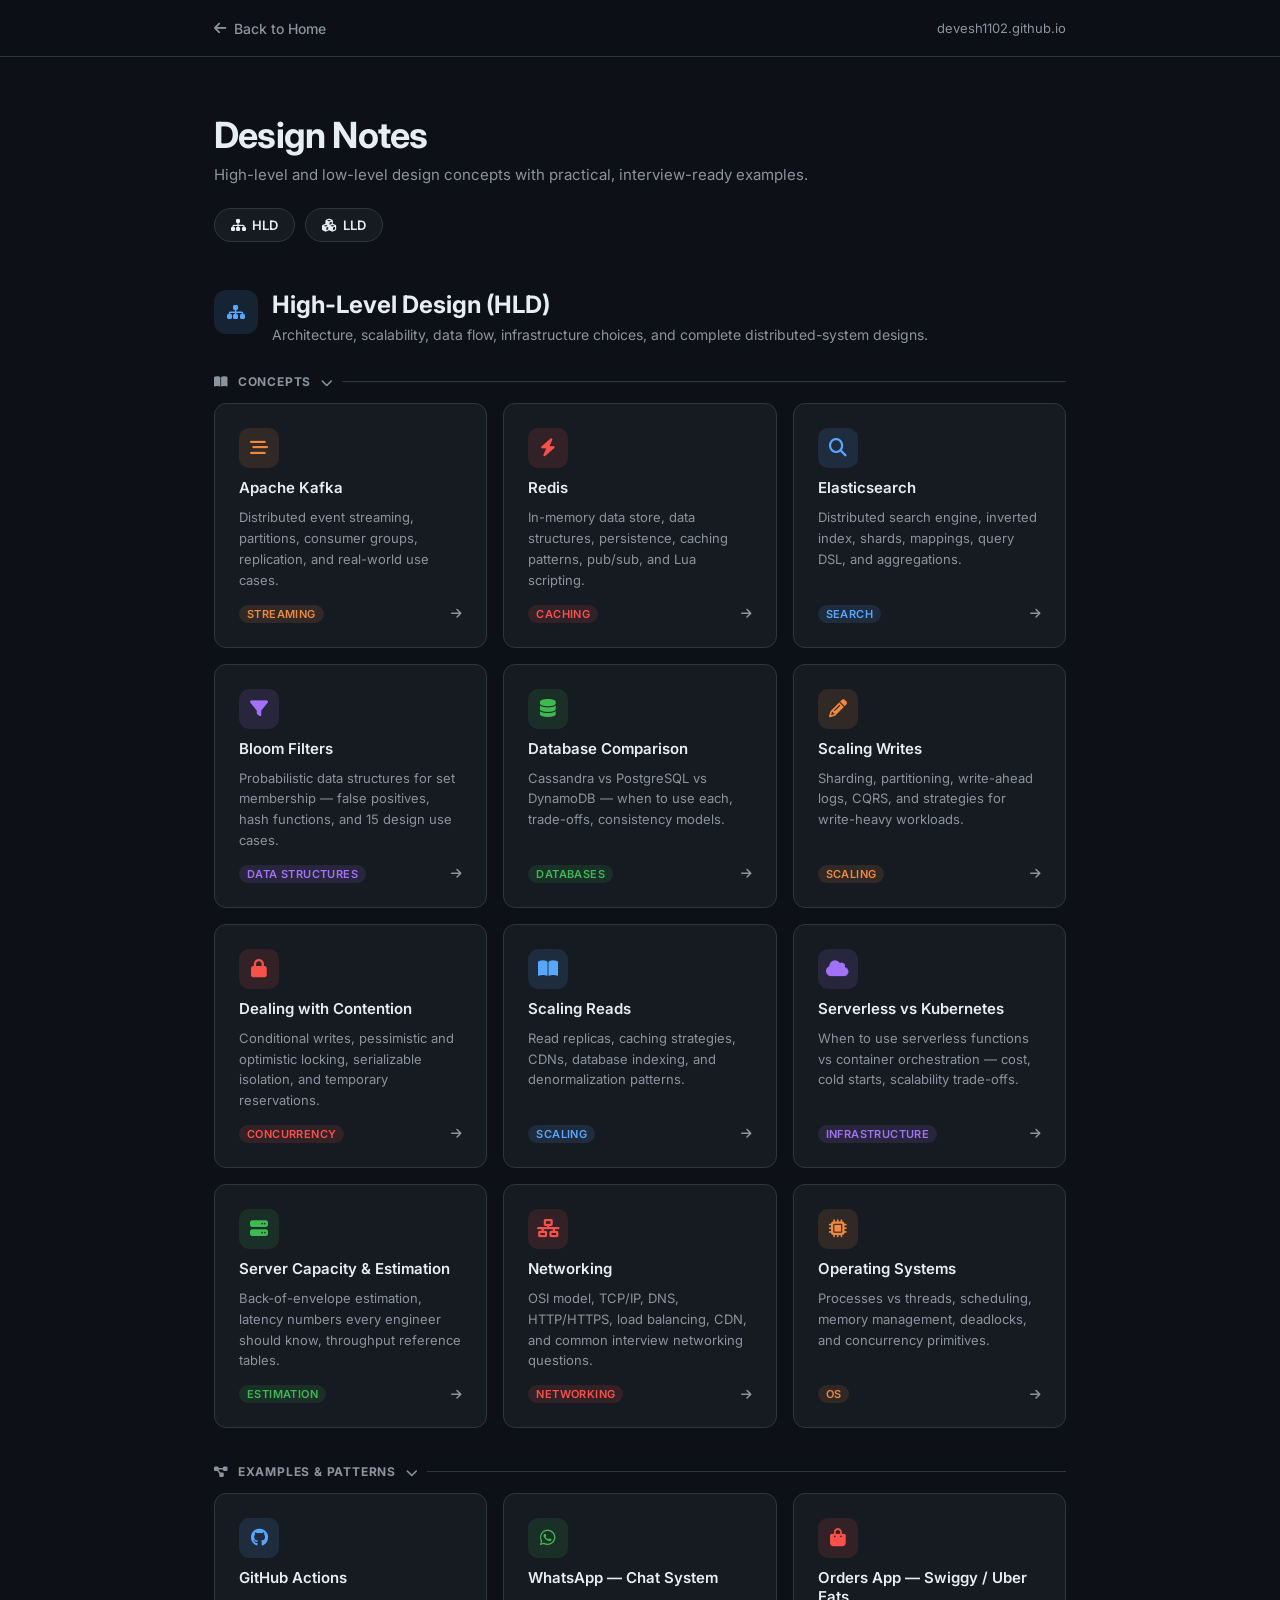
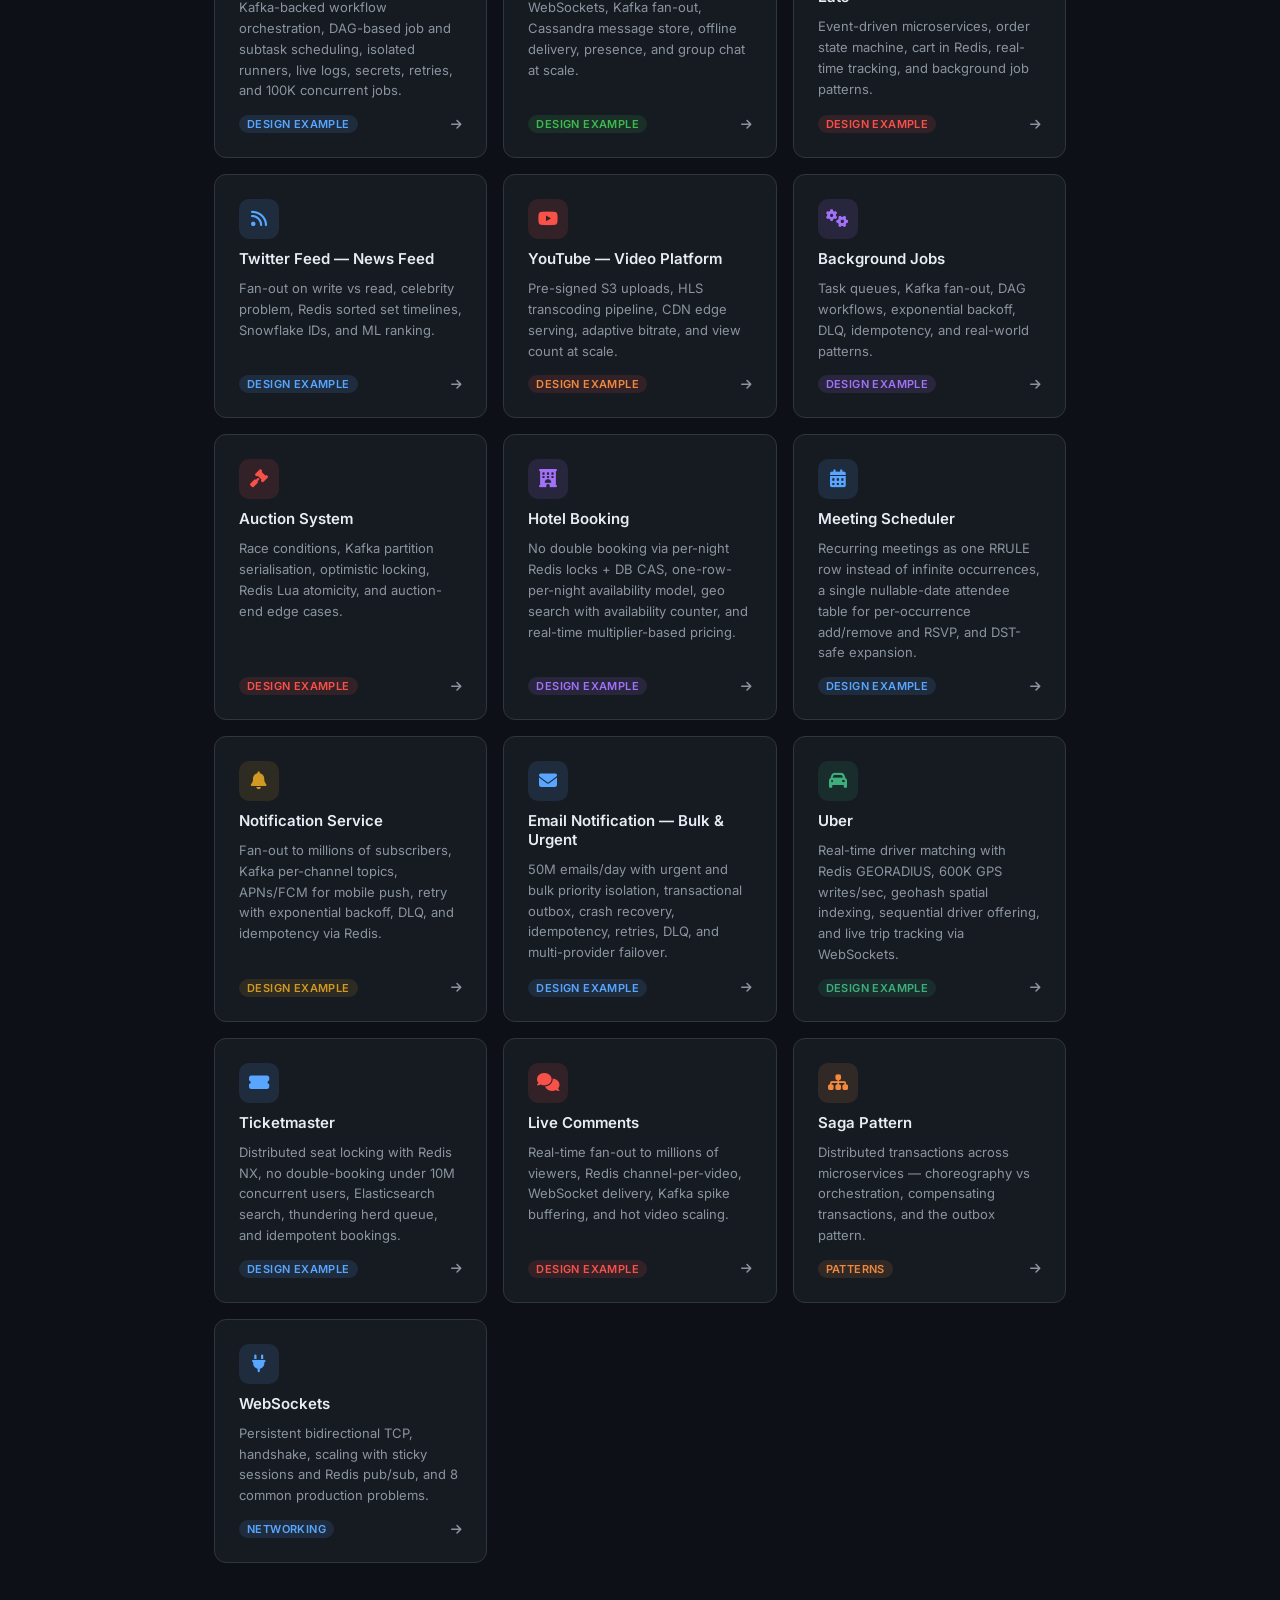
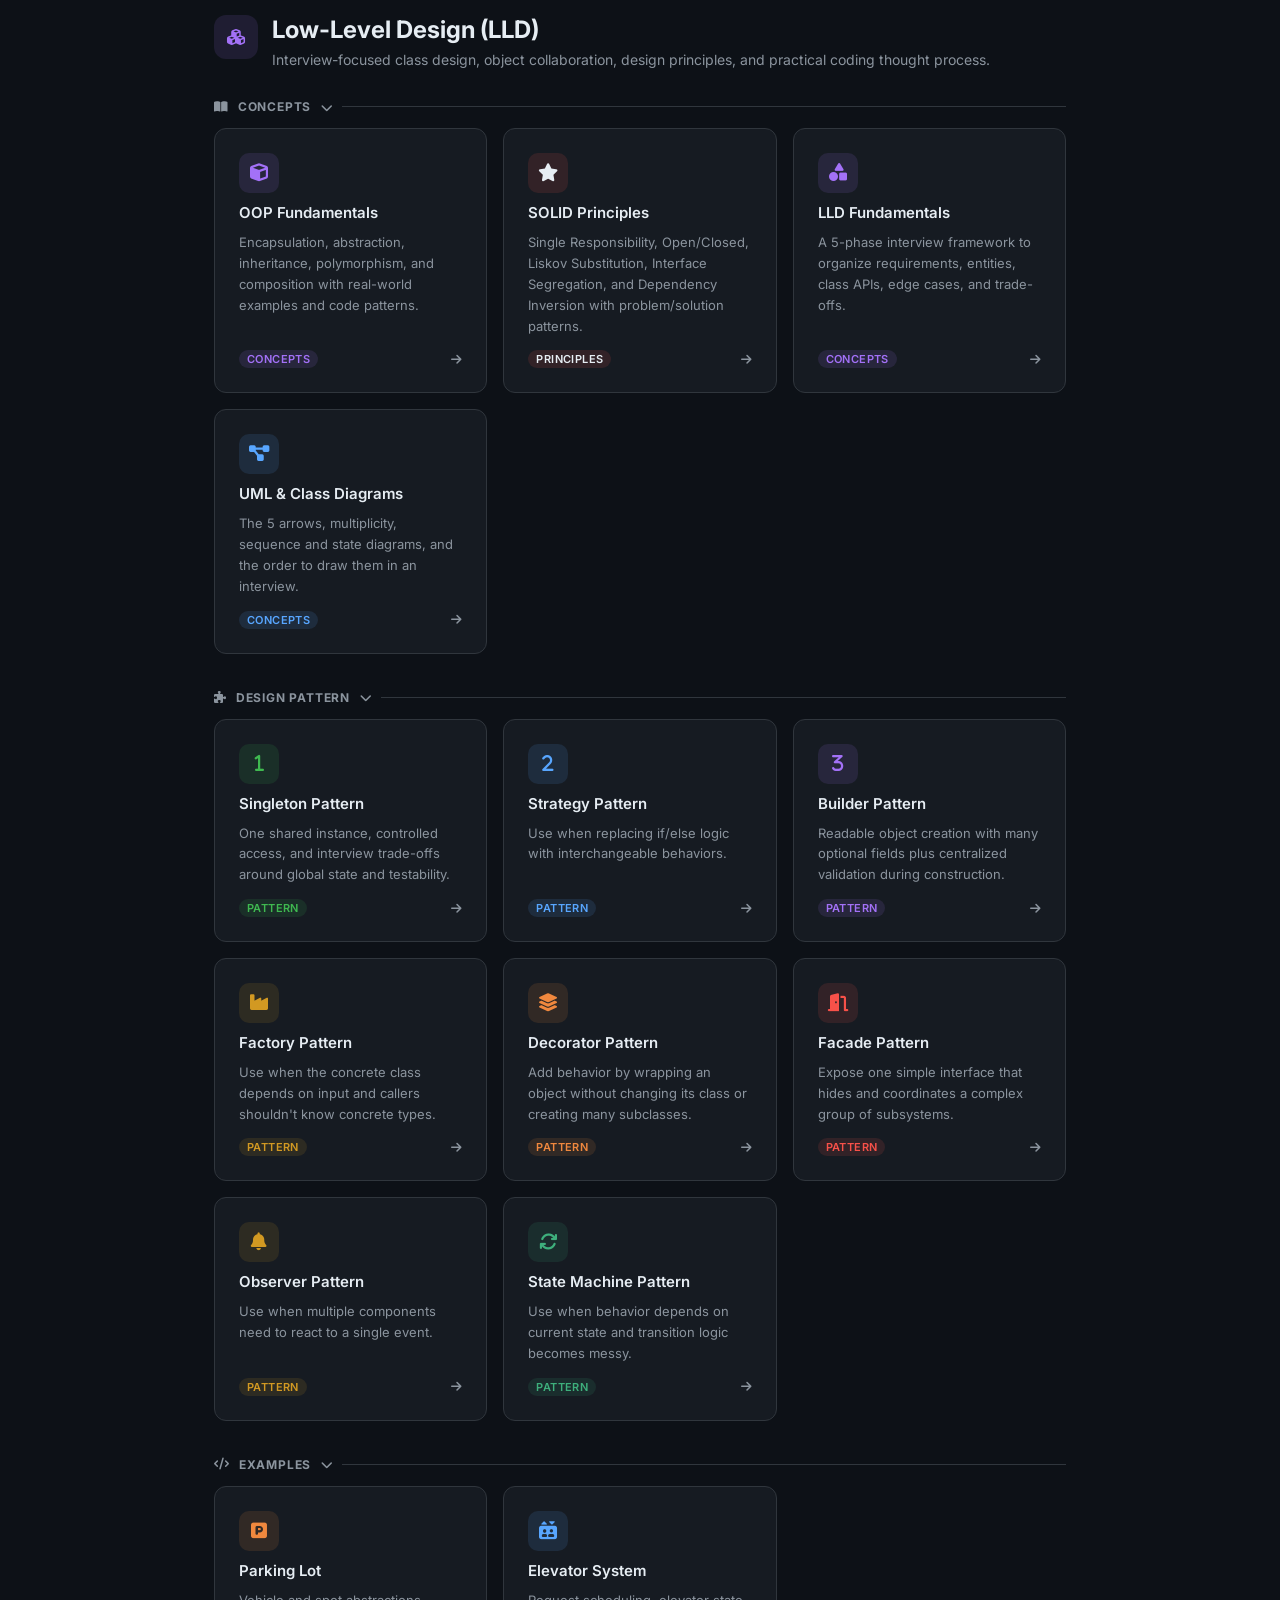
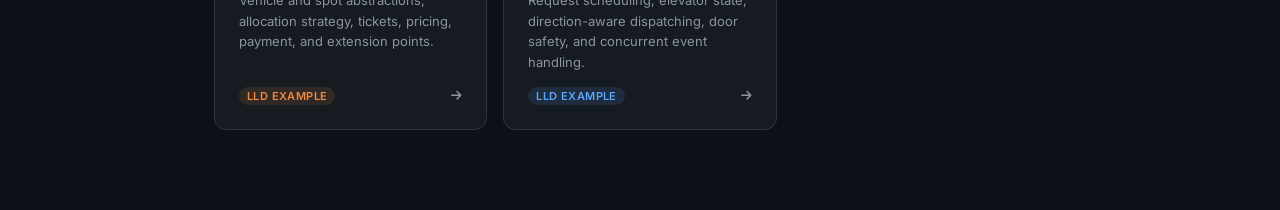
<file: notes/index.html>
<!DOCTYPE html>
<html lang="en">
<head>
  <meta charset="UTF-8"/>
  <meta name="viewport" content="width=device-width, initial-scale=1.0"/>
  <title>System Design Notes — Devesh Kumar</title>
  <meta name="description" content="HLD and LLD notes by Devesh Kumar — concepts, design patterns, and practical system design examples."/>
  <link rel="icon" href="../favicon.svg" type="image/svg+xml"/>
  <link rel="preconnect" href="https://fonts.googleapis.com"/>
  <link rel="preconnect" href="https://fonts.gstatic.com" crossorigin/>
  <link href="https://fonts.googleapis.com/css2?family=Inter:wght@300;400;500;600;700&display=swap" rel="stylesheet"/>
  <link rel="stylesheet" href="https://cdnjs.cloudflare.com/ajax/libs/font-awesome/6.5.0/css/all.min.css"/>
  <style>
    *, *::before, *::after { box-sizing: border-box; margin: 0; padding: 0; }
    :root {
      --bg: #0d1117; --bg2: #161b22; --bg3: #21262d;
      --border: #30363d; --text: #e6edf3; --muted: #8b949e;
      --accent: #58a6ff; --purple: #a371f7; --green: #3fb950; --orange: #f0883e;
      --radius: 12px;
    }
    body { font-family: 'Inter', sans-serif; background: var(--bg); color: var(--text); }
    a { text-decoration: none; }

    nav {
      position: sticky; top: 0; z-index: 100;
      background: rgba(13,17,23,0.9); backdrop-filter: blur(12px);
      border-bottom: 1px solid var(--border);
    }
    .nav-inner { max-width: 900px; margin: 0 auto; padding: 0 24px; height: 56px; display: flex; align-items: center; justify-content: space-between; }
    .nav-back { display: flex; align-items: center; gap: 8px; color: var(--muted); font-size: 14px; font-weight: 500; }
    .nav-back:hover { color: var(--accent); }

    .page { max-width: 900px; margin: 0 auto; padding: 56px 24px 80px; }

    .page-header { margin-bottom: 48px; }
    .page-header h1 { font-size: 36px; font-weight: 700; letter-spacing: -0.8px; margin-bottom: 8px; }
    .page-header p { color: var(--muted); font-size: 15px; }

    .section-nav {
      display: flex;
      gap: 10px;
      margin-top: 24px;
    }
    .section-nav a {
      color: var(--text);
      background: var(--bg2);
      border: 1px solid var(--border);
      border-radius: 20px;
      padding: 8px 16px;
      font-size: 13px;
      font-weight: 600;
    }
    .section-nav a:hover { border-color: var(--accent); color: var(--accent); }

    .notes-section { margin-top: 52px; scroll-margin-top: 80px; }
    .notes-section:first-of-type { margin-top: 0; }
    .notes-section summary {
      list-style: none;
      cursor: pointer;
    }
    .notes-section summary::-webkit-details-marker { display: none; }
    .section-heading {
      display: flex;
      align-items: flex-start;
      gap: 14px;
      margin-bottom: 28px;
    }
    .section-heading .section-icon {
      width: 44px;
      height: 44px;
      border-radius: 12px;
      display: flex;
      align-items: center;
      justify-content: center;
      flex-shrink: 0;
    }
    .section-heading h2 { font-size: 24px; margin-bottom: 5px; }
    .section-heading p { color: var(--muted); font-size: 14px; line-height: 1.6; }
    .section-toggle {
      display: none;
    }
    .notes-section[open] .section-toggle i { transform: rotate(180deg); }
    .section-toggle i { transition: transform 0.2s ease; }
    .notes-group + .notes-group { margin-top: 36px; }
    .notes-group details {
      background: transparent;
    }
    .notes-group summary {
      list-style: none;
      cursor: pointer;
    }
    .notes-group summary::-webkit-details-marker { display: none; }
    .group-title {
      display: flex;
      align-items: center;
      gap: 9px;
      color: var(--muted);
      font-size: 12px;
      font-weight: 700;
      letter-spacing: 0.8px;
      text-transform: uppercase;
      margin-bottom: 14px;
    }
    .group-title::after {
      content: "";
      height: 1px;
      background: var(--border);
      flex: 1;
    }
    .group-toggle {
      display: inline-flex;
      margin-left: auto;
      color: var(--muted);
    }
    .notes-group details[open] .group-toggle i { transform: rotate(180deg); }
    .group-toggle i { transition: transform 0.2s ease; }
    .group-body { margin-top: 14px; }

    .notes-grid {
      display: grid;
      grid-template-columns: repeat(auto-fill, minmax(260px, 1fr));
      gap: 16px;
    }

    .note-card {
      background: var(--bg2);
      border: 1px solid var(--border);
      border-radius: var(--radius);
      padding: 24px;
      display: flex;
      flex-direction: column;
      gap: 10px;
      transition: border-color 0.2s, transform 0.2s, box-shadow 0.2s;
      color: var(--text);
    }

    .note-card:hover {
      border-color: var(--accent);
      transform: translateY(-3px);
      box-shadow: 0 8px 24px rgba(0,0,0,0.4);
    }

    .note-icon {
      width: 40px; height: 40px;
      border-radius: 10px;
      display: flex; align-items: center; justify-content: center;
      font-size: 18px;
      flex-shrink: 0;
    }

    .note-card h3 { font-size: 15px; font-weight: 600; }
    .note-card p { font-size: 13px; color: var(--muted); line-height: 1.6; flex: 1; }

    .note-footer {
      display: flex; align-items: center; justify-content: space-between;
      margin-top: 4px;
    }
    .note-tag {
      font-size: 11px; font-weight: 600;
      padding: 2px 8px; border-radius: 20px;
      text-transform: uppercase; letter-spacing: 0.4px;
    }
    .note-arrow { color: var(--muted); font-size: 12px; }
    .note-card:hover .note-arrow { color: var(--accent); }

    @media (max-width: 560px) {
      .page { padding-top: 36px; }
      .page-header h1 { font-size: 30px; }
      .section-nav { flex-wrap: wrap; }
    }
  </style>
</head>
<body>
<nav>
  <div class="nav-inner">
    <a href="../index.html" class="nav-back"><i class="fas fa-arrow-left"></i> Back to Home</a>
    <span style="font-size:13px; color: var(--muted)">devesh1102.github.io</span>
  </div>
</nav>

<div class="page">
  <div class="page-header">
    <h1>Design Notes</h1>
    <p>High-level and low-level design concepts with practical, interview-ready examples.</p>
    <div class="section-nav">
      <a href="#hld"><i class="fas fa-sitemap"></i>&nbsp; HLD</a>
      <a href="#lld"><i class="fas fa-cubes"></i>&nbsp; LLD</a>
    </div>
  </div>

  <details class="notes-section" id="hld" open>
    <summary>
      <div class="section-heading">
        <div class="section-icon" style="background:rgba(88,166,255,0.12);color:var(--accent)"><i class="fas fa-sitemap"></i></div>
        <div>
          <h2>High-Level Design (HLD)</h2>
          <p>Architecture, scalability, data flow, infrastructure choices, and complete distributed-system designs.</p>
        </div>
      </div>
    </summary>

    <div class="notes-group">
      <details open>
        <summary>
          <div class="group-title">
            <i class="fas fa-book-open"></i> Concepts
            <span class="group-toggle" aria-hidden="true"><i class="fas fa-chevron-up"></i></span>
          </div>
        </summary>
        <div class="group-body">
          <div class="notes-grid">

    <a href="reader.html?file=kafka" class="note-card">
      <div class="note-icon" style="background:rgba(240,136,62,0.12); color:var(--orange)"><i class="fas fa-stream"></i></div>
      <h3>Apache Kafka</h3>
      <p>Distributed event streaming, partitions, consumer groups, replication, and real-world use cases.</p>
      <div class="note-footer">
        <span class="note-tag" style="background:rgba(240,136,62,0.12);color:var(--orange)">Streaming</span>
        <span class="note-arrow"><i class="fas fa-arrow-right"></i></span>
      </div>
    </a>

    <a href="reader.html?file=redis" class="note-card">
      <div class="note-icon" style="background:rgba(248,81,73,0.12); color:#f85149"><i class="fas fa-bolt"></i></div>
      <h3>Redis</h3>
      <p>In-memory data store, data structures, persistence, caching patterns, pub/sub, and Lua scripting.</p>
      <div class="note-footer">
        <span class="note-tag" style="background:rgba(248,81,73,0.12);color:#f85149">Caching</span>
        <span class="note-arrow"><i class="fas fa-arrow-right"></i></span>
      </div>
    </a>

    <a href="reader.html?file=elasticsearch" class="note-card">
      <div class="note-icon" style="background:rgba(88,166,255,0.12); color:var(--accent)"><i class="fas fa-search"></i></div>
      <h3>Elasticsearch</h3>
      <p>Distributed search engine, inverted index, shards, mappings, query DSL, and aggregations.</p>
      <div class="note-footer">
        <span class="note-tag" style="background:rgba(88,166,255,0.12);color:var(--accent)">Search</span>
        <span class="note-arrow"><i class="fas fa-arrow-right"></i></span>
      </div>
    </a>

    <a href="reader.html?file=bloom-filters" class="note-card">
      <div class="note-icon" style="background:rgba(163,113,247,0.12); color:var(--purple)"><i class="fas fa-filter"></i></div>
      <h3>Bloom Filters</h3>
      <p>Probabilistic data structures for set membership — false positives, hash functions, and 15 design use cases.</p>
      <div class="note-footer">
        <span class="note-tag" style="background:rgba(163,113,247,0.12);color:var(--purple)">Data Structures</span>
        <span class="note-arrow"><i class="fas fa-arrow-right"></i></span>
      </div>
    </a>

    <a href="reader.html?file=databases-comparison" class="note-card">
      <div class="note-icon" style="background:rgba(63,185,80,0.12); color:var(--green)"><i class="fas fa-database"></i></div>
      <h3>Database Comparison</h3>
      <p>Cassandra vs PostgreSQL vs DynamoDB — when to use each, trade-offs, consistency models.</p>
      <div class="note-footer">
        <span class="note-tag" style="background:rgba(63,185,80,0.12);color:var(--green)">Databases</span>
        <span class="note-arrow"><i class="fas fa-arrow-right"></i></span>
      </div>
    </a>

    <a href="reader.html?file=scaling-writes" class="note-card">
      <div class="note-icon" style="background:rgba(240,136,62,0.12); color:var(--orange)"><i class="fas fa-pencil-alt"></i></div>
      <h3>Scaling Writes</h3>
      <p>Sharding, partitioning, write-ahead logs, CQRS, and strategies for write-heavy workloads.</p>
      <div class="note-footer">
        <span class="note-tag" style="background:rgba(240,136,62,0.12);color:var(--orange)">Scaling</span>
        <span class="note-arrow"><i class="fas fa-arrow-right"></i></span>
      </div>
    </a>

    <a href="reader.html?file=dealing-with-contention" class="note-card">
      <div class="note-icon" style="background:rgba(248,81,73,0.12); color:#f85149"><i class="fas fa-lock"></i></div>
      <h3>Dealing with Contention</h3>
      <p>Conditional writes, pessimistic and optimistic locking, serializable isolation, and temporary reservations.</p>
      <div class="note-footer">
        <span class="note-tag" style="background:rgba(248,81,73,0.12);color:#f85149">Concurrency</span>
        <span class="note-arrow"><i class="fas fa-arrow-right"></i></span>
      </div>
    </a>

    <a href="reader.html?file=scaling-reads" class="note-card">
      <div class="note-icon" style="background:rgba(88,166,255,0.12); color:var(--accent)"><i class="fas fa-book-open"></i></div>
      <h3>Scaling Reads</h3>
      <p>Read replicas, caching strategies, CDNs, database indexing, and denormalization patterns.</p>
      <div class="note-footer">
        <span class="note-tag" style="background:rgba(88,166,255,0.12);color:var(--accent)">Scaling</span>
        <span class="note-arrow"><i class="fas fa-arrow-right"></i></span>
      </div>
    </a>

    <a href="reader.html?file=serverless-vs-kubernetes" class="note-card">
      <div class="note-icon" style="background:rgba(163,113,247,0.12); color:var(--purple)"><i class="fas fa-cloud"></i></div>
      <h3>Serverless vs Kubernetes</h3>
      <p>When to use serverless functions vs container orchestration — cost, cold starts, scalability trade-offs.</p>
      <div class="note-footer">
        <span class="note-tag" style="background:rgba(163,113,247,0.12);color:var(--purple)">Infrastructure</span>
        <span class="note-arrow"><i class="fas fa-arrow-right"></i></span>
      </div>
    </a>

    <a href="reader.html?file=server-capacity" class="note-card">
      <div class="note-icon" style="background:rgba(63,185,80,0.12); color:var(--green)"><i class="fas fa-server"></i></div>
      <h3>Server Capacity & Estimation</h3>
      <p>Back-of-envelope estimation, latency numbers every engineer should know, throughput reference tables.</p>
      <div class="note-footer">
        <span class="note-tag" style="background:rgba(63,185,80,0.12);color:var(--green)">Estimation</span>
        <span class="note-arrow"><i class="fas fa-arrow-right"></i></span>
      </div>
    </a>

    <a href="reader.html?file=networking" class="note-card">
      <div class="note-icon" style="background:rgba(248,81,73,0.12); color:#f85149"><i class="fas fa-network-wired"></i></div>
      <h3>Networking</h3>
      <p>OSI model, TCP/IP, DNS, HTTP/HTTPS, load balancing, CDN, and common interview networking questions.</p>
      <div class="note-footer">
        <span class="note-tag" style="background:rgba(248,81,73,0.12);color:#f85149">Networking</span>
        <span class="note-arrow"><i class="fas fa-arrow-right"></i></span>
      </div>
    </a>

    <a href="reader.html?file=operating-systems" class="note-card">
      <div class="note-icon" style="background:rgba(240,136,62,0.12); color:var(--orange)"><i class="fas fa-microchip"></i></div>
      <h3>Operating Systems</h3>
      <p>Processes vs threads, scheduling, memory management, deadlocks, and concurrency primitives.</p>
      <div class="note-footer">
        <span class="note-tag" style="background:rgba(240,136,62,0.12);color:var(--orange)">OS</span>
        <span class="note-arrow"><i class="fas fa-arrow-right"></i></span>
      </div>
    </a>

          </div>
        </div>
      </details>
    </div>

    <div class="notes-group">
      <details open>
        <summary>
          <div class="group-title">
            <i class="fas fa-diagram-project"></i> Examples & Patterns
            <span class="group-toggle" aria-hidden="true"><i class="fas fa-chevron-up"></i></span>
          </div>
        </summary>
        <div class="group-body">
          <div class="notes-grid">

    <a href="reader.html?file=github-actions" class="note-card">
      <div class="note-icon" style="background:rgba(88,166,255,0.12); color:var(--accent)"><i class="fab fa-github"></i></div>
      <h3>GitHub Actions</h3>
      <p>Kafka-backed workflow orchestration, DAG-based job and subtask scheduling, isolated runners, live logs, secrets, retries, and 100K concurrent jobs.</p>
      <div class="note-footer">
        <span class="note-tag" style="background:rgba(88,166,255,0.12);color:var(--accent)">Design Example</span>
        <span class="note-arrow"><i class="fas fa-arrow-right"></i></span>
      </div>
    </a>

    <a href="reader.html?file=whatsapp-chat" class="note-card">
      <div class="note-icon" style="background:rgba(63,185,80,0.12); color:var(--green)"><i class="fab fa-whatsapp"></i></div>
      <h3>WhatsApp — Chat System</h3>
      <p>WebSockets, Kafka fan-out, Cassandra message store, offline delivery, presence, and group chat at scale.</p>
      <div class="note-footer">
        <span class="note-tag" style="background:rgba(63,185,80,0.12);color:var(--green)">Design Example</span>
        <span class="note-arrow"><i class="fas fa-arrow-right"></i></span>
      </div>
    </a>

    <a href="reader.html?file=orders-app" class="note-card">
      <div class="note-icon" style="background:rgba(248,81,73,0.12); color:#f85149"><i class="fas fa-shopping-bag"></i></div>
      <h3>Orders App — Swiggy / Uber Eats</h3>
      <p>Event-driven microservices, order state machine, cart in Redis, real-time tracking, and background job patterns.</p>
      <div class="note-footer">
        <span class="note-tag" style="background:rgba(248,81,73,0.12);color:#f85149">Design Example</span>
        <span class="note-arrow"><i class="fas fa-arrow-right"></i></span>
      </div>
    </a>

    <a href="reader.html?file=twitter-feed" class="note-card">
      <div class="note-icon" style="background:rgba(88,166,255,0.12); color:var(--accent)"><i class="fas fa-rss"></i></div>
      <h3>Twitter Feed — News Feed</h3>
      <p>Fan-out on write vs read, celebrity problem, Redis sorted set timelines, Snowflake IDs, and ML ranking.</p>
      <div class="note-footer">
        <span class="note-tag" style="background:rgba(88,166,255,0.12);color:var(--accent)">Design Example</span>
        <span class="note-arrow"><i class="fas fa-arrow-right"></i></span>
      </div>
    </a>

    <a href="reader.html?file=youtube" class="note-card">
      <div class="note-icon" style="background:rgba(248,81,73,0.12); color:#f85149"><i class="fab fa-youtube"></i></div>
      <h3>YouTube — Video Platform</h3>
      <p>Pre-signed S3 uploads, HLS transcoding pipeline, CDN edge serving, adaptive bitrate, and view count at scale.</p>
      <div class="note-footer">
        <span class="note-tag" style="background:rgba(248,81,73,0.12);color:var(--orange)">Design Example</span>
        <span class="note-arrow"><i class="fas fa-arrow-right"></i></span>
      </div>
    </a>

    <a href="reader.html?file=background-jobs" class="note-card">
      <div class="note-icon" style="background:rgba(163,113,247,0.12); color:var(--purple)"><i class="fas fa-cogs"></i></div>
      <h3>Background Jobs</h3>
      <p>Task queues, Kafka fan-out, DAG workflows, exponential backoff, DLQ, idempotency, and real-world patterns.</p>
      <div class="note-footer">
        <span class="note-tag" style="background:rgba(163,113,247,0.12);color:var(--purple)">Design Example</span>
        <span class="note-arrow"><i class="fas fa-arrow-right"></i></span>
      </div>
    </a>

    <a href="reader.html?file=auction" class="note-card">
      <div class="note-icon" style="background:rgba(248,81,73,0.12); color:#f85149"><i class="fas fa-gavel"></i></div>
      <h3>Auction System</h3>
      <p>Race conditions, Kafka partition serialisation, optimistic locking, Redis Lua atomicity, and auction-end edge cases.</p>
      <div class="note-footer">
        <span class="note-tag" style="background:rgba(248,81,73,0.12);color:#f85149">Design Example</span>
        <span class="note-arrow"><i class="fas fa-arrow-right"></i></span>
      </div>
    </a>

    <a href="reader.html?file=hotel-booking" class="note-card">
      <div class="note-icon" style="background:rgba(163,113,247,0.12); color:#a371f7"><i class="fas fa-hotel"></i></div>
      <h3>Hotel Booking</h3>
      <p>No double booking via per-night Redis locks + DB CAS, one-row-per-night availability model, geo search with availability counter, and real-time multiplier-based pricing.</p>
      <div class="note-footer">
        <span class="note-tag" style="background:rgba(163,113,247,0.12);color:#a371f7">Design Example</span>
        <span class="note-arrow"><i class="fas fa-arrow-right"></i></span>
      </div>
    </a>

    <a href="reader.html?file=meeting-scheduler" class="note-card">
      <div class="note-icon" style="background:rgba(88,166,255,0.12); color:#58a6ff"><i class="fas fa-calendar-days"></i></div>
      <h3>Meeting Scheduler</h3>
      <p>Recurring meetings as one RRULE row instead of infinite occurrences, a single nullable-date attendee table for per-occurrence add/remove and RSVP, and DST-safe expansion.</p>
      <div class="note-footer">
        <span class="note-tag" style="background:rgba(88,166,255,0.12);color:#58a6ff">Design Example</span>
        <span class="note-arrow"><i class="fas fa-arrow-right"></i></span>
      </div>
    </a>

    <a href="reader.html?file=notification-service" class="note-card">
      <div class="note-icon" style="background:rgba(210,153,34,0.12); color:#d29922"><i class="fas fa-bell"></i></div>
      <h3>Notification Service</h3>
      <p>Fan-out to millions of subscribers, Kafka per-channel topics, APNs/FCM for mobile push, retry with exponential backoff, DLQ, and idempotency via Redis.</p>
      <div class="note-footer">
        <span class="note-tag" style="background:rgba(210,153,34,0.12);color:#d29922">Design Example</span>
        <span class="note-arrow"><i class="fas fa-arrow-right"></i></span>
      </div>
    </a>

    <a href="reader.html?file=email-notification" class="note-card">
      <div class="note-icon" style="background:rgba(88,166,255,0.12); color:#58a6ff"><i class="fas fa-envelope"></i></div>
      <h3>Email Notification — Bulk &amp; Urgent</h3>
      <p>50M emails/day with urgent and bulk priority isolation, transactional outbox, crash recovery, idempotency, retries, DLQ, and multi-provider failover.</p>
      <div class="note-footer">
        <span class="note-tag" style="background:rgba(88,166,255,0.12);color:#58a6ff">Design Example</span>
        <span class="note-arrow"><i class="fas fa-arrow-right"></i></span>
      </div>
    </a>

    <a href="reader.html?file=uber" class="note-card">
      <div class="note-icon" style="background:rgba(62,175,124,0.12); color:#3eaf7c"><i class="fas fa-car"></i></div>
      <h3>Uber</h3>
      <p>Real-time driver matching with Redis GEORADIUS, 600K GPS writes/sec, geohash spatial indexing, sequential driver offering, and live trip tracking via WebSockets.</p>
      <div class="note-footer">
        <span class="note-tag" style="background:rgba(62,175,124,0.12);color:#3eaf7c">Design Example</span>
        <span class="note-arrow"><i class="fas fa-arrow-right"></i></span>
      </div>
    </a>

    <a href="reader.html?file=ticketmaster" class="note-card">
      <div class="note-icon" style="background:rgba(88,166,255,0.12); color:#58a6ff"><i class="fas fa-ticket-alt"></i></div>
      <h3>Ticketmaster</h3>
      <p>Distributed seat locking with Redis NX, no double-booking under 10M concurrent users, Elasticsearch search, thundering herd queue, and idempotent bookings.</p>
      <div class="note-footer">
        <span class="note-tag" style="background:rgba(88,166,255,0.12);color:#58a6ff">Design Example</span>
        <span class="note-arrow"><i class="fas fa-arrow-right"></i></span>
      </div>
    </a>

    <a href="reader.html?file=live-comments" class="note-card">
      <div class="note-icon" style="background:rgba(248,81,73,0.12); color:#f85149"><i class="fas fa-comments"></i></div>
      <h3>Live Comments</h3>
      <p>Real-time fan-out to millions of viewers, Redis channel-per-video, WebSocket delivery, Kafka spike buffering, and hot video scaling.</p>
      <div class="note-footer">
        <span class="note-tag" style="background:rgba(248,81,73,0.12);color:#f85149">Design Example</span>
        <span class="note-arrow"><i class="fas fa-arrow-right"></i></span>
      </div>
    </a>

    <a href="reader.html?file=saga" class="note-card">
      <div class="note-icon" style="background:rgba(240,136,62,0.12); color:var(--orange)"><i class="fas fa-sitemap"></i></div>
      <h3>Saga Pattern</h3>
      <p>Distributed transactions across microservices — choreography vs orchestration, compensating transactions, and the outbox pattern.</p>
      <div class="note-footer">
        <span class="note-tag" style="background:rgba(240,136,62,0.12);color:var(--orange)">Patterns</span>
        <span class="note-arrow"><i class="fas fa-arrow-right"></i></span>
      </div>
    </a>

    <a href="reader.html?file=websockets" class="note-card">
      <div class="note-icon" style="background:rgba(88,166,255,0.12); color:var(--accent)"><i class="fas fa-plug"></i></div>
      <h3>WebSockets</h3>
      <p>Persistent bidirectional TCP, handshake, scaling with sticky sessions and Redis pub/sub, and 8 common production problems.</p>
      <div class="note-footer">
        <span class="note-tag" style="background:rgba(88,166,255,0.12);color:var(--accent)">Networking</span>
        <span class="note-arrow"><i class="fas fa-arrow-right"></i></span>
      </div>
    </a>

          </div>
        </div>
      </details>
    </div>
  </details>

  <details class="notes-section" id="lld" open>
    <summary>
      <div class="section-heading">
        <div class="section-icon" style="background:rgba(163,113,247,0.12);color:var(--purple)"><i class="fas fa-cubes"></i></div>
        <div>
          <h2>Low-Level Design (LLD)</h2>
          <p>Interview-focused class design, object collaboration, design principles, and practical coding thought process.</p>
        </div>
      </div>
    </summary>

    <div class="notes-group">
      <details open>
        <summary>
          <div class="group-title">
            <i class="fas fa-book-open"></i> Concepts
            <span class="group-toggle" aria-hidden="true"><i class="fas fa-chevron-up"></i></span>
          </div>
        </summary>
        <div class="group-body">
          <div class="notes-grid">
        <a href="reader.html?file=oop-fundamentals" class="note-card">
          <div class="note-icon" style="background:rgba(163,113,247,0.12);color:var(--purple)"><i class="fas fa-cube"></i></div>
          <h3>OOP Fundamentals</h3>
          <p>Encapsulation, abstraction, inheritance, polymorphism, and composition with real-world examples and code patterns.</p>
          <div class="note-footer">
            <span class="note-tag" style="background:rgba(163,113,247,0.12);color:var(--purple)">Concepts</span>
            <span class="note-arrow"><i class="fas fa-arrow-right"></i></span>
          </div>
        </a>

        <a href="reader.html?file=solid-principles" class="note-card">
          <div class="note-icon" style="background:rgba(248,81,73,0.12);color:var(--red)"><i class="fas fa-star"></i></div>
          <h3>SOLID Principles</h3>
          <p>Single Responsibility, Open/Closed, Liskov Substitution, Interface Segregation, and Dependency Inversion with problem/solution patterns.</p>
          <div class="note-footer">
            <span class="note-tag" style="background:rgba(248,81,73,0.12);color:var(--red)">Principles</span>
            <span class="note-arrow"><i class="fas fa-arrow-right"></i></span>
          </div>
        </a>

        <a href="reader.html?file=lld-fundamentals" class="note-card">
          <div class="note-icon" style="background:rgba(163,113,247,0.12);color:var(--purple)"><i class="fas fa-shapes"></i></div>
          <h3>LLD Fundamentals</h3>
          <p>A 5-phase interview framework to organize requirements, entities, class APIs, edge cases, and trade-offs.</p>
          <div class="note-footer">
            <span class="note-tag" style="background:rgba(163,113,247,0.12);color:var(--purple)">Concepts</span>
            <span class="note-arrow"><i class="fas fa-arrow-right"></i></span>
          </div>
        </a>

        <a href="reader.html?file=uml-diagrams" class="note-card">
          <div class="note-icon" style="background:rgba(88,166,255,0.12);color:var(--accent)"><i class="fas fa-diagram-project"></i></div>
          <h3>UML & Class Diagrams</h3>
          <p>The 5 arrows, multiplicity, sequence and state diagrams, and the order to draw them in an interview.</p>
          <div class="note-footer">
            <span class="note-tag" style="background:rgba(88,166,255,0.12);color:var(--accent)">Concepts</span>
            <span class="note-arrow"><i class="fas fa-arrow-right"></i></span>
          </div>
        </a>

          </div>
        </div>
      </details>
    </div>

    <div class="notes-group">
      <details open>
        <summary>
          <div class="group-title">
            <i class="fas fa-puzzle-piece"></i> Design Pattern
            <span class="group-toggle" aria-hidden="true"><i class="fas fa-chevron-up"></i></span>
          </div>
        </summary>
        <div class="group-body">
          <div class="notes-grid">
        <a href="reader.html?file=pattern-singleton" class="note-card">
          <div class="note-icon" style="background:rgba(63,185,80,0.12);color:var(--green)"><i class="fas fa-1"></i></div>
          <h3>Singleton Pattern</h3>
          <p>One shared instance, controlled access, and interview trade-offs around global state and testability.</p>
          <div class="note-footer">
            <span class="note-tag" style="background:rgba(63,185,80,0.12);color:var(--green)">Pattern</span>
            <span class="note-arrow"><i class="fas fa-arrow-right"></i></span>
          </div>
        </a>

        <a href="reader.html?file=pattern-strategy" class="note-card">
          <div class="note-icon" style="background:rgba(88,166,255,0.12);color:var(--accent)"><i class="fas fa-2"></i></div>
          <h3>Strategy Pattern</h3>
          <p>Use when replacing if/else logic with interchangeable behaviors.</p>
          <div class="note-footer">
            <span class="note-tag" style="background:rgba(88,166,255,0.12);color:var(--accent)">Pattern</span>
            <span class="note-arrow"><i class="fas fa-arrow-right"></i></span>
          </div>
        </a>

        <a href="reader.html?file=pattern-builder" class="note-card">
          <div class="note-icon" style="background:rgba(163,113,247,0.12);color:var(--purple)"><i class="fas fa-3"></i></div>
          <h3>Builder Pattern</h3>
          <p>Readable object creation with many optional fields plus centralized validation during construction.</p>
          <div class="note-footer">
            <span class="note-tag" style="background:rgba(163,113,247,0.12);color:var(--purple)">Pattern</span>
            <span class="note-arrow"><i class="fas fa-arrow-right"></i></span>
          </div>
        </a>

        <a href="reader.html?file=pattern-factory" class="note-card">
          <div class="note-icon" style="background:rgba(210,153,34,0.12);color:#d29922"><i class="fas fa-industry"></i></div>
          <h3>Factory Pattern</h3>
          <p>Use when the concrete class depends on input and callers shouldn't know concrete types.</p>
          <div class="note-footer">
            <span class="note-tag" style="background:rgba(210,153,34,0.12);color:#d29922">Pattern</span>
            <span class="note-arrow"><i class="fas fa-arrow-right"></i></span>
          </div>
        </a>

        <a href="reader.html?file=pattern-decorator" class="note-card">
          <div class="note-icon" style="background:rgba(240,136,62,0.12);color:var(--orange)"><i class="fas fa-layer-group"></i></div>
          <h3>Decorator Pattern</h3>
          <p>Add behavior by wrapping an object without changing its class or creating many subclasses.</p>
          <div class="note-footer">
            <span class="note-tag" style="background:rgba(240,136,62,0.12);color:var(--orange)">Pattern</span>
            <span class="note-arrow"><i class="fas fa-arrow-right"></i></span>
          </div>
        </a>

        <a href="reader.html?file=pattern-facade" class="note-card">
          <div class="note-icon" style="background:rgba(248,81,73,0.12);color:#f85149"><i class="fas fa-door-open"></i></div>
          <h3>Facade Pattern</h3>
          <p>Expose one simple interface that hides and coordinates a complex group of subsystems.</p>
          <div class="note-footer">
            <span class="note-tag" style="background:rgba(248,81,73,0.12);color:#f85149">Pattern</span>
            <span class="note-arrow"><i class="fas fa-arrow-right"></i></span>
          </div>
        </a>

        <a href="reader.html?file=pattern-observer" class="note-card">
          <div class="note-icon" style="background:rgba(210,153,34,0.12);color:#d29922"><i class="fas fa-bell"></i></div>
          <h3>Observer Pattern</h3>
          <p>Use when multiple components need to react to a single event.</p>
          <div class="note-footer">
            <span class="note-tag" style="background:rgba(210,153,34,0.12);color:#d29922">Pattern</span>
            <span class="note-arrow"><i class="fas fa-arrow-right"></i></span>
          </div>
        </a>

        <a href="reader.html?file=pattern-state-machine" class="note-card">
          <div class="note-icon" style="background:rgba(62,175,124,0.12);color:#3eaf7c"><i class="fas fa-arrows-rotate"></i></div>
          <h3>State Machine Pattern</h3>
          <p>Use when behavior depends on current state and transition logic becomes messy.</p>
          <div class="note-footer">
            <span class="note-tag" style="background:rgba(62,175,124,0.12);color:#3eaf7c">Pattern</span>
            <span class="note-arrow"><i class="fas fa-arrow-right"></i></span>
          </div>
        </a>
          </div>
        </div>
      </details>
    </div>

    <div class="notes-group">
      <details open>
        <summary>
          <div class="group-title">
            <i class="fas fa-code"></i> Examples
            <span class="group-toggle" aria-hidden="true"><i class="fas fa-chevron-up"></i></span>
          </div>
        </summary>
        <div class="group-body">
          <div class="notes-grid">
        <a href="reader.html?file=parking-lot-lld" class="note-card">
          <div class="note-icon" style="background:rgba(240,136,62,0.12);color:var(--orange)"><i class="fas fa-square-parking"></i></div>
          <h3>Parking Lot</h3>
          <p>Vehicle and spot abstractions, allocation strategy, tickets, pricing, payment, and extension points.</p>
          <div class="note-footer">
            <span class="note-tag" style="background:rgba(240,136,62,0.12);color:var(--orange)">LLD Example</span>
            <span class="note-arrow"><i class="fas fa-arrow-right"></i></span>
          </div>
        </a>

        <a href="reader.html?file=elevator-lld" class="note-card">
          <div class="note-icon" style="background:rgba(88,166,255,0.12);color:var(--accent)"><i class="fas fa-elevator"></i></div>
          <h3>Elevator System</h3>
          <p>Request scheduling, elevator state, direction-aware dispatching, door safety, and concurrent event handling.</p>
          <div class="note-footer">
            <span class="note-tag" style="background:rgba(88,166,255,0.12);color:var(--accent)">LLD Example</span>
            <span class="note-arrow"><i class="fas fa-arrow-right"></i></span>
          </div>
        </a>
          </div>
        </div>
      </details>
    </div>
  </details>
</div>

<script>
  const syncOpenSection = () => {
    const hash = window.location.hash.replace('#', '');
    if (!hash) return;
    const target = document.getElementById(hash);
    if (target && target.tagName === 'DETAILS') {
      target.open = true;
    }
  };

  window.addEventListener('load', syncOpenSection);
  window.addEventListener('hashchange', syncOpenSection);
</script>
</body>
</html>
</file>
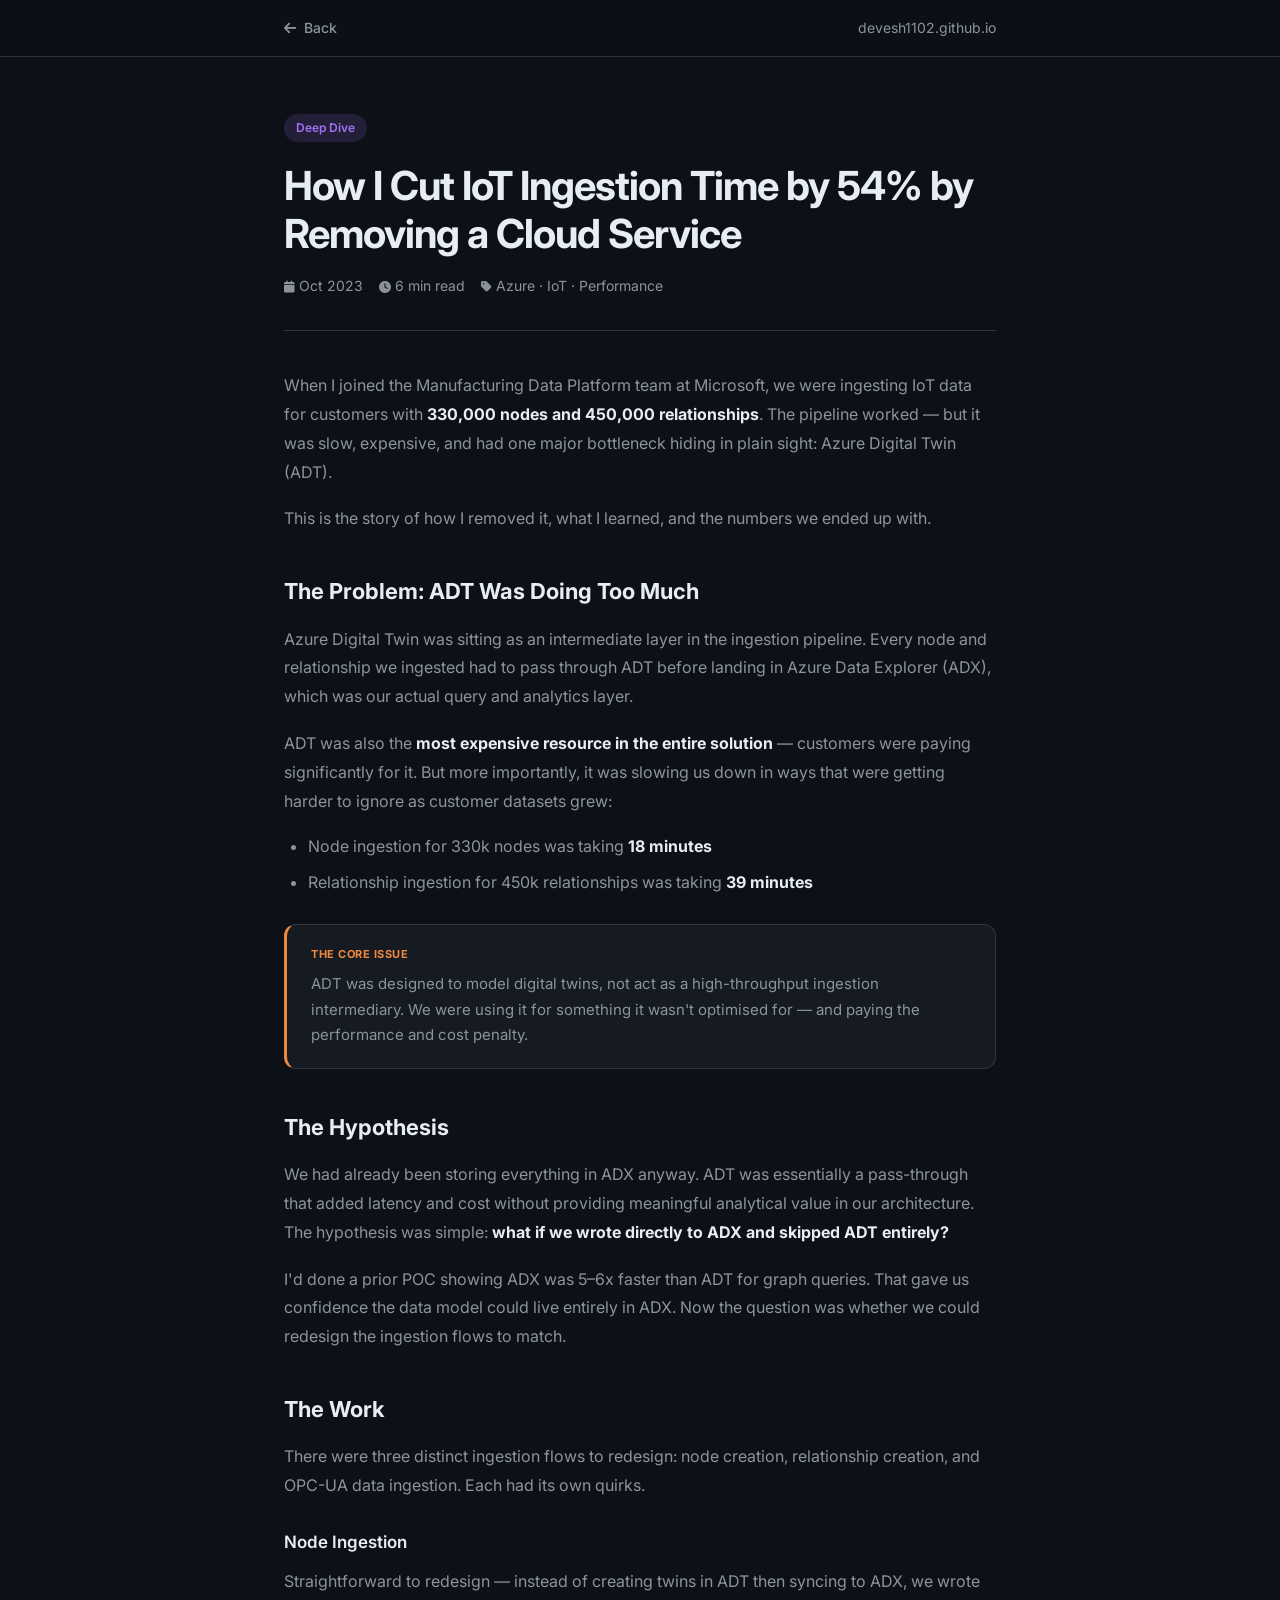
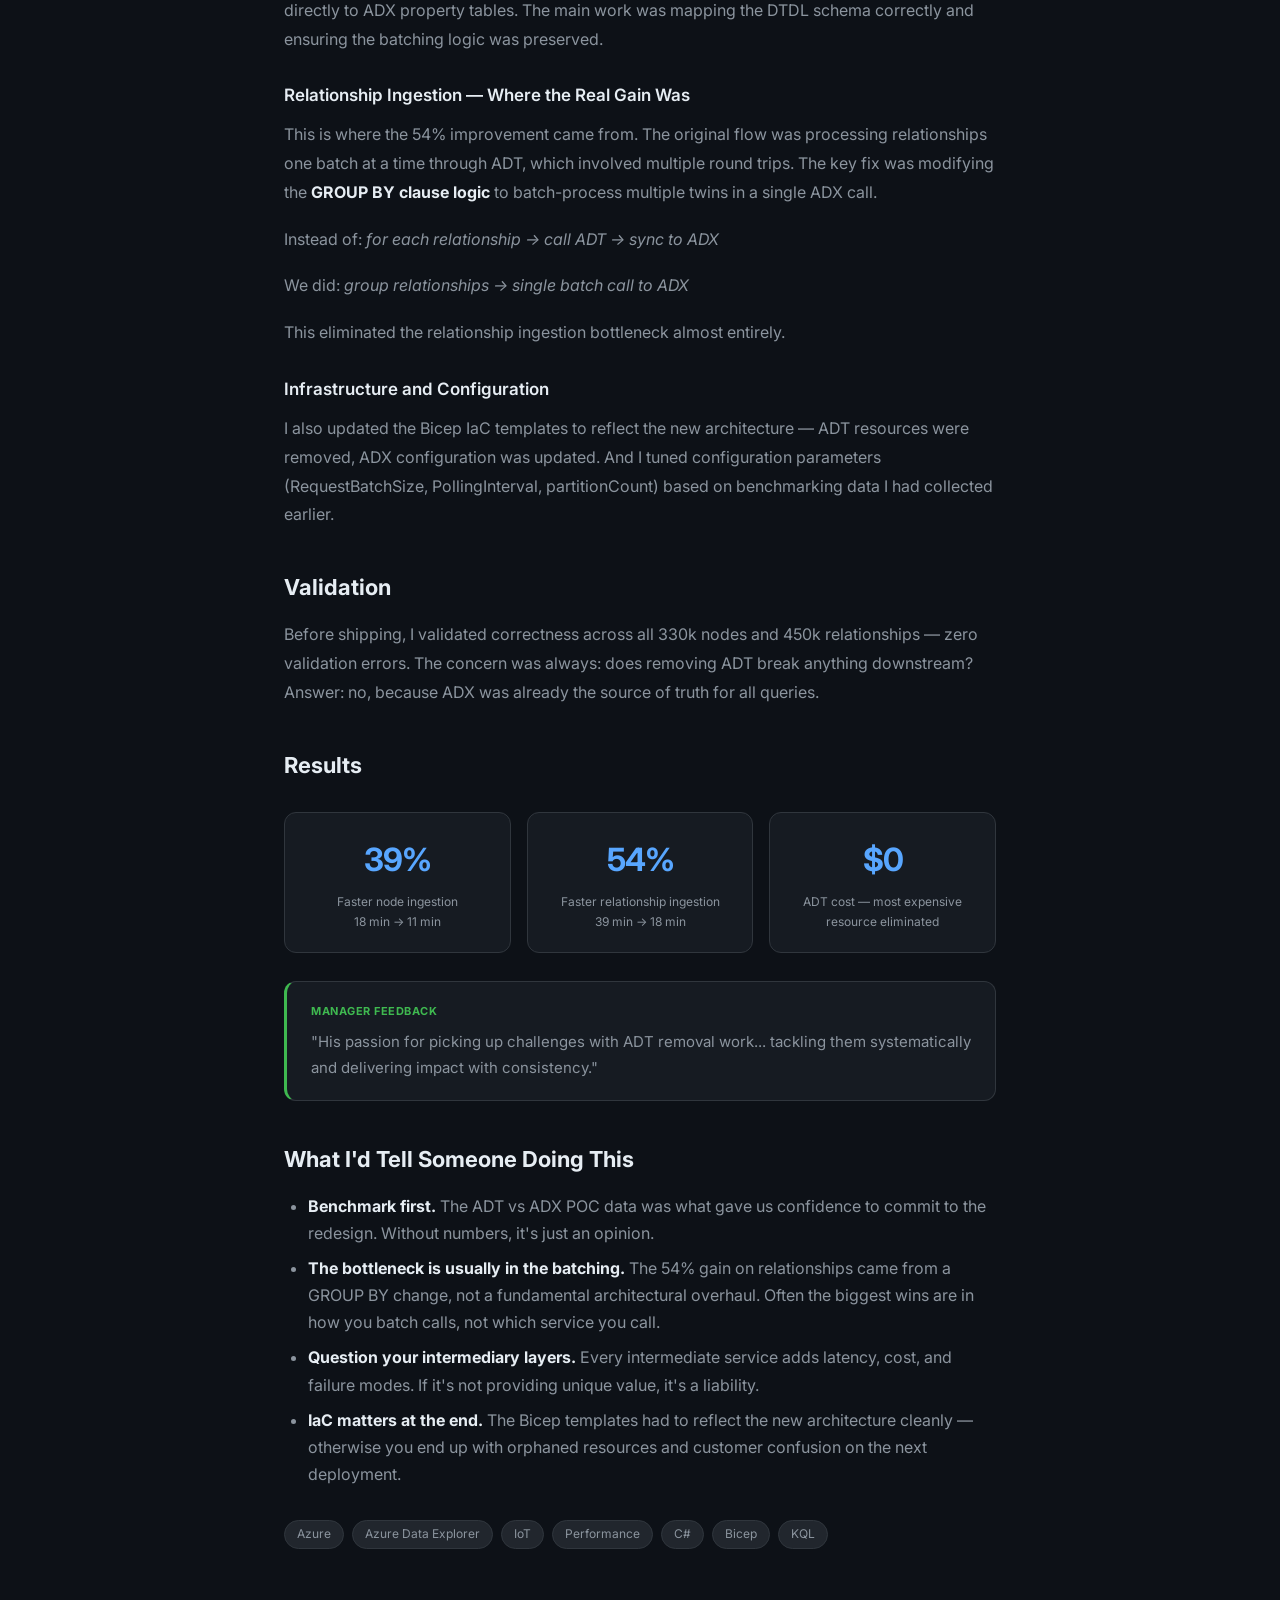
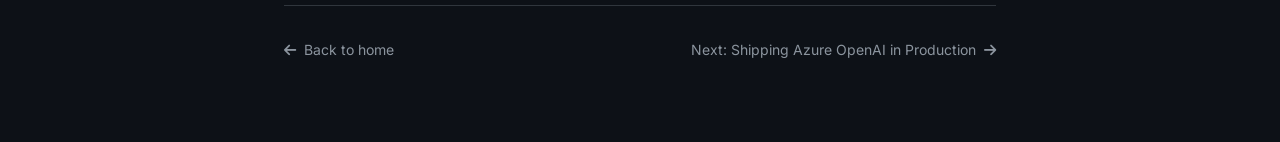
<file: blog/adt-removal.html>
<!DOCTYPE html>
<html lang="en">
<head>
  <meta charset="UTF-8"/>
  <meta name="viewport" content="width=device-width, initial-scale=1.0"/>
  <title>How I Cut IoT Ingestion Time by 54% — Devesh Kumar</title>
  <meta name="description" content="How removing Azure Digital Twin from the ingestion pipeline cut node ingestion by 39% and relationship ingestion by 54% for 330k nodes and 450k relationships."/>
  <link rel="icon" href="../favicon.svg" type="image/svg+xml"/>
  <link rel="preconnect" href="https://fonts.googleapis.com"/>
  <link rel="preconnect" href="https://fonts.gstatic.com" crossorigin/>
  <link href="https://fonts.googleapis.com/css2?family=Inter:wght@300;400;500;600;700&display=swap" rel="stylesheet"/>
  <link rel="stylesheet" href="https://cdnjs.cloudflare.com/ajax/libs/font-awesome/6.5.0/css/all.min.css"/>
  <link rel="stylesheet" href="blog.css"/>
</head>
<body>
<nav>
  <div class="nav-inner">
    <a href="../index.html" class="nav-back"><i class="fas fa-arrow-left"></i> Back</a>
    <span class="nav-logo">devesh1102.github.io</span>
  </div>
</nav>

<article>
  <span class="post-category">Deep Dive</span>
  <h1 class="post-title">How I Cut IoT Ingestion Time by 54% by Removing a Cloud Service</h1>
  <div class="post-meta">
    <span><i class="fas fa-calendar"></i> Oct 2023</span>
    <span><i class="fas fa-clock"></i> 6 min read</span>
    <span><i class="fas fa-tag"></i> Azure · IoT · Performance</span>
  </div>

  <div class="post-content">

    <p>When I joined the Manufacturing Data Platform team at Microsoft, we were ingesting IoT data for customers with <strong>330,000 nodes and 450,000 relationships</strong>. The pipeline worked — but it was slow, expensive, and had one major bottleneck hiding in plain sight: Azure Digital Twin (ADT).</p>

    <p>This is the story of how I removed it, what I learned, and the numbers we ended up with.</p>

    <h2>The Problem: ADT Was Doing Too Much</h2>

    <p>Azure Digital Twin was sitting as an intermediate layer in the ingestion pipeline. Every node and relationship we ingested had to pass through ADT before landing in Azure Data Explorer (ADX), which was our actual query and analytics layer.</p>

    <p>ADT was also the <strong>most expensive resource in the entire solution</strong> — customers were paying significantly for it. But more importantly, it was slowing us down in ways that were getting harder to ignore as customer datasets grew:</p>

    <ul>
      <li>Node ingestion for 330k nodes was taking <strong>18 minutes</strong></li>
      <li>Relationship ingestion for 450k relationships was taking <strong>39 minutes</strong></li>
    </ul>

    <div class="callout warning">
      <span class="callout-label">The core issue</span>
      ADT was designed to model digital twins, not act as a high-throughput ingestion intermediary. We were using it for something it wasn't optimised for — and paying the performance and cost penalty.
    </div>

    <h2>The Hypothesis</h2>

    <p>We had already been storing everything in ADX anyway. ADT was essentially a pass-through that added latency and cost without providing meaningful analytical value in our architecture. The hypothesis was simple: <strong>what if we wrote directly to ADX and skipped ADT entirely?</strong></p>

    <p>I'd done a prior POC showing ADX was 5–6x faster than ADT for graph queries. That gave us confidence the data model could live entirely in ADX. Now the question was whether we could redesign the ingestion flows to match.</p>

    <h2>The Work</h2>

    <p>There were three distinct ingestion flows to redesign: node creation, relationship creation, and OPC-UA data ingestion. Each had its own quirks.</p>

    <h3>Node Ingestion</h3>
    <p>Straightforward to redesign — instead of creating twins in ADT then syncing to ADX, we wrote directly to ADX property tables. The main work was mapping the DTDL schema correctly and ensuring the batching logic was preserved.</p>

    <h3>Relationship Ingestion — Where the Real Gain Was</h3>
    <p>This is where the 54% improvement came from. The original flow was processing relationships one batch at a time through ADT, which involved multiple round trips. The key fix was modifying the <strong>GROUP BY clause logic</strong> to batch-process multiple twins in a single ADX call.</p>
    <p>Instead of: <em>for each relationship → call ADT → sync to ADX</em></p>
    <p>We did: <em>group relationships → single batch call to ADX</em></p>
    <p>This eliminated the relationship ingestion bottleneck almost entirely.</p>

    <h3>Infrastructure and Configuration</h3>
    <p>I also updated the Bicep IaC templates to reflect the new architecture — ADT resources were removed, ADX configuration was updated. And I tuned configuration parameters (RequestBatchSize, PollingInterval, partitionCount) based on benchmarking data I had collected earlier.</p>

    <h2>Validation</h2>
    <p>Before shipping, I validated correctness across all 330k nodes and 450k relationships — zero validation errors. The concern was always: does removing ADT break anything downstream? Answer: no, because ADX was already the source of truth for all queries.</p>

    <h2>Results</h2>

    <div class="metric-row">
      <div class="metric">
        <div class="metric-value">39%</div>
        <div class="metric-label">Faster node ingestion<br/>18 min → 11 min</div>
      </div>
      <div class="metric">
        <div class="metric-value">54%</div>
        <div class="metric-label">Faster relationship ingestion<br/>39 min → 18 min</div>
      </div>
      <div class="metric">
        <div class="metric-value">$0</div>
        <div class="metric-label">ADT cost — most expensive resource eliminated</div>
      </div>
    </div>

    <div class="callout result">
      <span class="callout-label">Manager feedback</span>
      "His passion for picking up challenges with ADT removal work... tackling them systematically and delivering impact with consistency."
    </div>

    <h2>What I'd Tell Someone Doing This</h2>

    <ul>
      <li><strong>Benchmark first.</strong> The ADT vs ADX POC data was what gave us confidence to commit to the redesign. Without numbers, it's just an opinion.</li>
      <li><strong>The bottleneck is usually in the batching.</strong> The 54% gain on relationships came from a GROUP BY change, not a fundamental architectural overhaul. Often the biggest wins are in how you batch calls, not which service you call.</li>
      <li><strong>Question your intermediary layers.</strong> Every intermediate service adds latency, cost, and failure modes. If it's not providing unique value, it's a liability.</li>
      <li><strong>IaC matters at the end.</strong> The Bicep templates had to reflect the new architecture cleanly — otherwise you end up with orphaned resources and customer confusion on the next deployment.</li>
    </ul>

    <div class="tags">
      <span>Azure</span><span>Azure Data Explorer</span><span>IoT</span><span>Performance</span><span>C#</span><span>Bicep</span><span>KQL</span>
    </div>
  </div>

  <div class="post-footer">
    <a href="../index.html"><i class="fas fa-arrow-left"></i> Back to home</a>
    <a href="openai-assistant.html">Next: Shipping Azure OpenAI in Production <i class="fas fa-arrow-right"></i></a>
  </div>
</article>
</body>
</html>
</file>
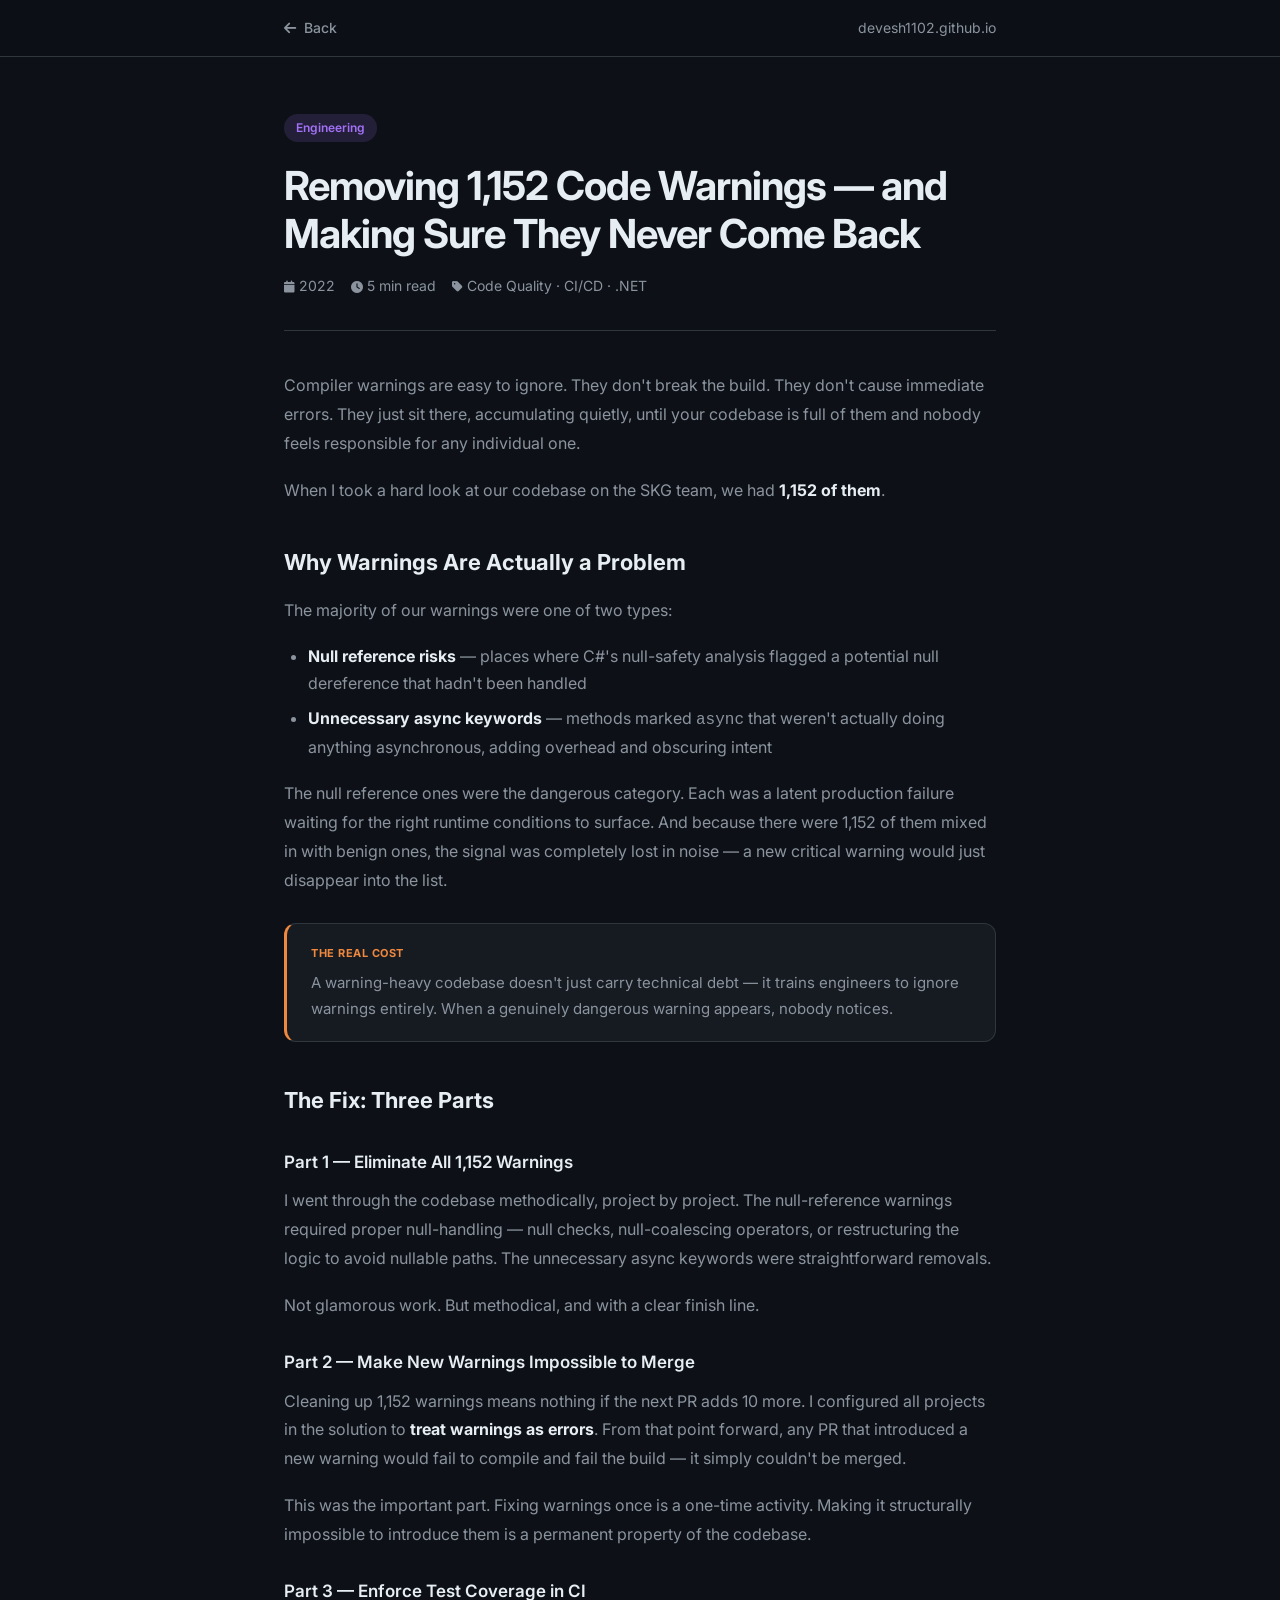
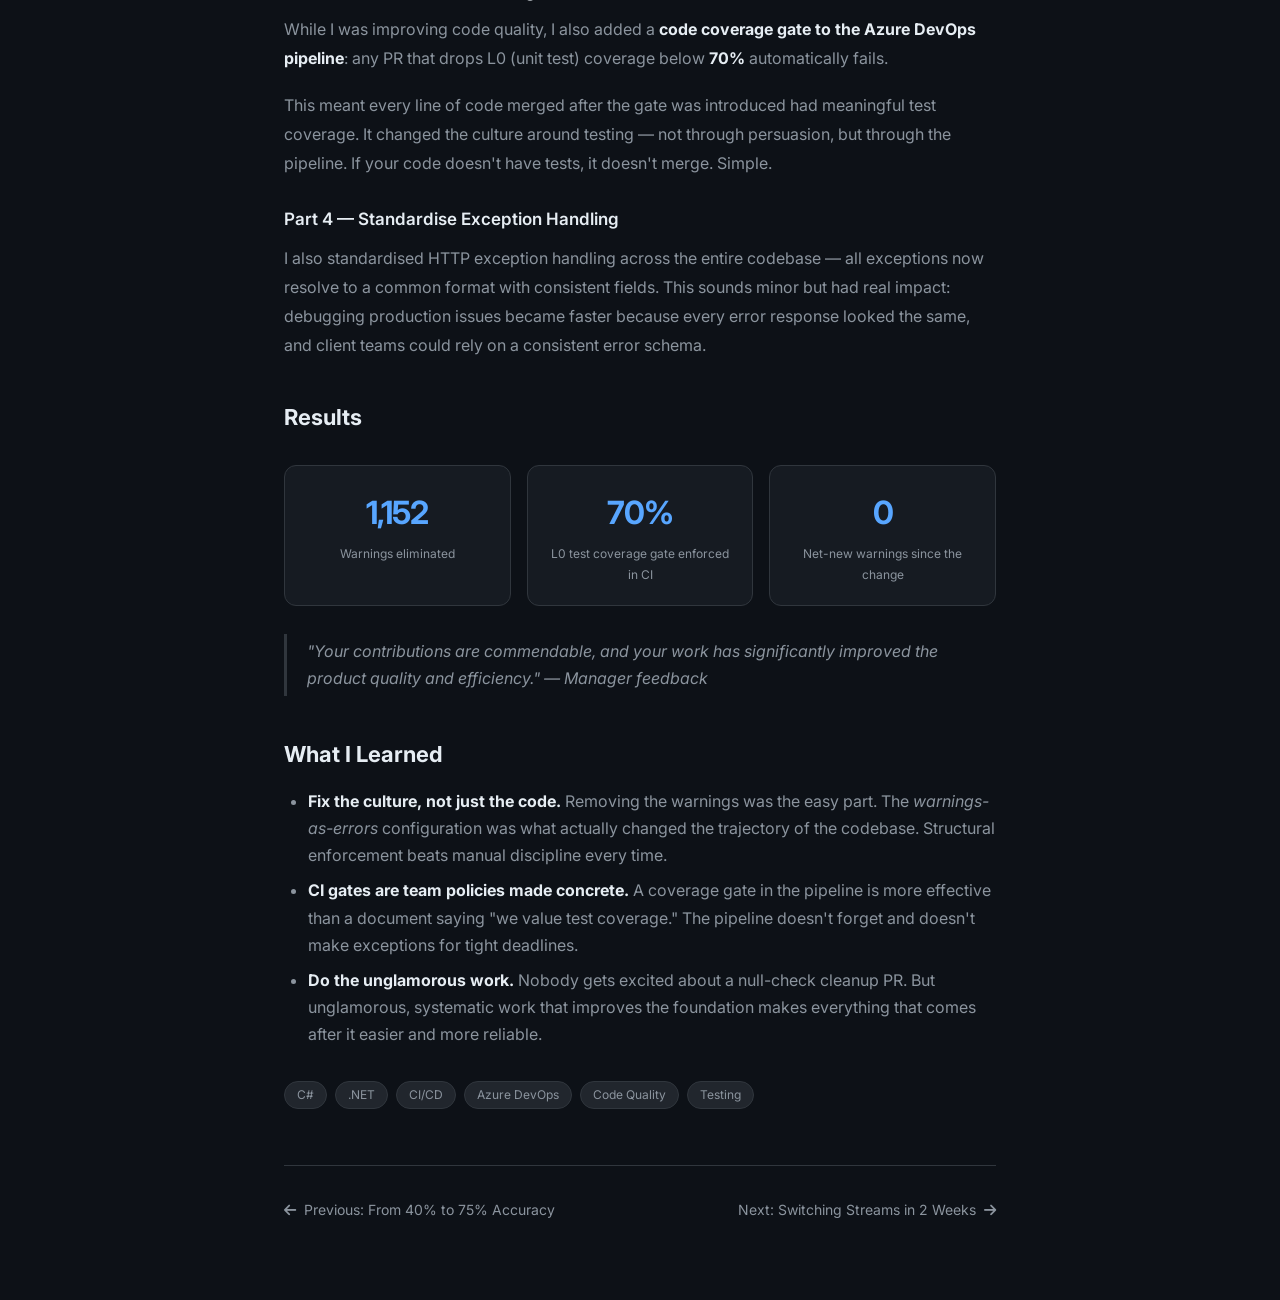
<file: blog/code-quality.html>
<!DOCTYPE html>
<html lang="en">
<head>
  <meta charset="UTF-8"/>
  <meta name="viewport" content="width=device-width, initial-scale=1.0"/>
  <title>Removing 1,152 Code Warnings — Devesh Kumar</title>
  <meta name="description" content="How I eliminated 1,152 compiler warnings, enforced a 70% test coverage gate, and standardised exception handling — measurably reducing production errors."/>
  <link rel="icon" href="../favicon.svg" type="image/svg+xml"/>
  <link rel="preconnect" href="https://fonts.googleapis.com"/>
  <link rel="preconnect" href="https://fonts.gstatic.com" crossorigin/>
  <link href="https://fonts.googleapis.com/css2?family=Inter:wght@300;400;500;600;700&display=swap" rel="stylesheet"/>
  <link rel="stylesheet" href="https://cdnjs.cloudflare.com/ajax/libs/font-awesome/6.5.0/css/all.min.css"/>
  <link rel="stylesheet" href="blog.css"/>
</head>
<body>
<nav>
  <div class="nav-inner">
    <a href="../index.html" class="nav-back"><i class="fas fa-arrow-left"></i> Back</a>
    <span class="nav-logo">devesh1102.github.io</span>
  </div>
</nav>

<article>
  <span class="post-category">Engineering</span>
  <h1 class="post-title">Removing 1,152 Code Warnings — and Making Sure They Never Come Back</h1>
  <div class="post-meta">
    <span><i class="fas fa-calendar"></i> 2022</span>
    <span><i class="fas fa-clock"></i> 5 min read</span>
    <span><i class="fas fa-tag"></i> Code Quality · CI/CD · .NET</span>
  </div>

  <div class="post-content">

    <p>Compiler warnings are easy to ignore. They don't break the build. They don't cause immediate errors. They just sit there, accumulating quietly, until your codebase is full of them and nobody feels responsible for any individual one.</p>

    <p>When I took a hard look at our codebase on the SKG team, we had <strong>1,152 of them</strong>.</p>

    <h2>Why Warnings Are Actually a Problem</h2>

    <p>The majority of our warnings were one of two types:</p>

    <ul>
      <li><strong>Null reference risks</strong> — places where C#'s null-safety analysis flagged a potential null dereference that hadn't been handled</li>
      <li><strong>Unnecessary async keywords</strong> — methods marked <code>async</code> that weren't actually doing anything asynchronous, adding overhead and obscuring intent</li>
    </ul>

    <p>The null reference ones were the dangerous category. Each was a latent production failure waiting for the right runtime conditions to surface. And because there were 1,152 of them mixed in with benign ones, the signal was completely lost in noise — a new critical warning would just disappear into the list.</p>

    <div class="callout warning">
      <span class="callout-label">The real cost</span>
      A warning-heavy codebase doesn't just carry technical debt — it trains engineers to ignore warnings entirely. When a genuinely dangerous warning appears, nobody notices.
    </div>

    <h2>The Fix: Three Parts</h2>

    <h3>Part 1 — Eliminate All 1,152 Warnings</h3>
    <p>I went through the codebase methodically, project by project. The null-reference warnings required proper null-handling — null checks, null-coalescing operators, or restructuring the logic to avoid nullable paths. The unnecessary async keywords were straightforward removals.</p>
    <p>Not glamorous work. But methodical, and with a clear finish line.</p>

    <h3>Part 2 — Make New Warnings Impossible to Merge</h3>
    <p>Cleaning up 1,152 warnings means nothing if the next PR adds 10 more. I configured all projects in the solution to <strong>treat warnings as errors</strong>. From that point forward, any PR that introduced a new warning would fail to compile and fail the build — it simply couldn't be merged.</p>

    <p>This was the important part. Fixing warnings once is a one-time activity. Making it structurally impossible to introduce them is a permanent property of the codebase.</p>

    <h3>Part 3 — Enforce Test Coverage in CI</h3>
    <p>While I was improving code quality, I also added a <strong>code coverage gate to the Azure DevOps pipeline</strong>: any PR that drops L0 (unit test) coverage below <strong>70%</strong> automatically fails.</p>

    <p>This meant every line of code merged after the gate was introduced had meaningful test coverage. It changed the culture around testing — not through persuasion, but through the pipeline. If your code doesn't have tests, it doesn't merge. Simple.</p>

    <h3>Part 4 — Standardise Exception Handling</h3>
    <p>I also standardised HTTP exception handling across the entire codebase — all exceptions now resolve to a common format with consistent fields. This sounds minor but had real impact: debugging production issues became faster because every error response looked the same, and client teams could rely on a consistent error schema.</p>

    <h2>Results</h2>

    <div class="metric-row">
      <div class="metric">
        <div class="metric-value">1,152</div>
        <div class="metric-label">Warnings eliminated</div>
      </div>
      <div class="metric">
        <div class="metric-value">70%</div>
        <div class="metric-label">L0 test coverage gate enforced in CI</div>
      </div>
      <div class="metric">
        <div class="metric-value">0</div>
        <div class="metric-label">Net-new warnings since the change</div>
      </div>
    </div>

    <blockquote>"Your contributions are commendable, and your work has significantly improved the product quality and efficiency." — Manager feedback</blockquote>

    <h2>What I Learned</h2>

    <ul>
      <li><strong>Fix the culture, not just the code.</strong> Removing the warnings was the easy part. The <em>warnings-as-errors</em> configuration was what actually changed the trajectory of the codebase. Structural enforcement beats manual discipline every time.</li>
      <li><strong>CI gates are team policies made concrete.</strong> A coverage gate in the pipeline is more effective than a document saying "we value test coverage." The pipeline doesn't forget and doesn't make exceptions for tight deadlines.</li>
      <li><strong>Do the unglamorous work.</strong> Nobody gets excited about a null-check cleanup PR. But unglamorous, systematic work that improves the foundation makes everything that comes after it easier and more reliable.</li>
    </ul>

    <div class="tags">
      <span>C#</span><span>.NET</span><span>CI/CD</span><span>Azure DevOps</span><span>Code Quality</span><span>Testing</span>
    </div>
  </div>

  <div class="post-footer">
    <a href="copilot-accuracy.html"><i class="fas fa-arrow-left"></i> Previous: From 40% to 75% Accuracy</a>
    <a href="switching-streams.html">Next: Switching Streams in 2 Weeks <i class="fas fa-arrow-right"></i></a>
  </div>
</article>
</body>
</html>
</file>
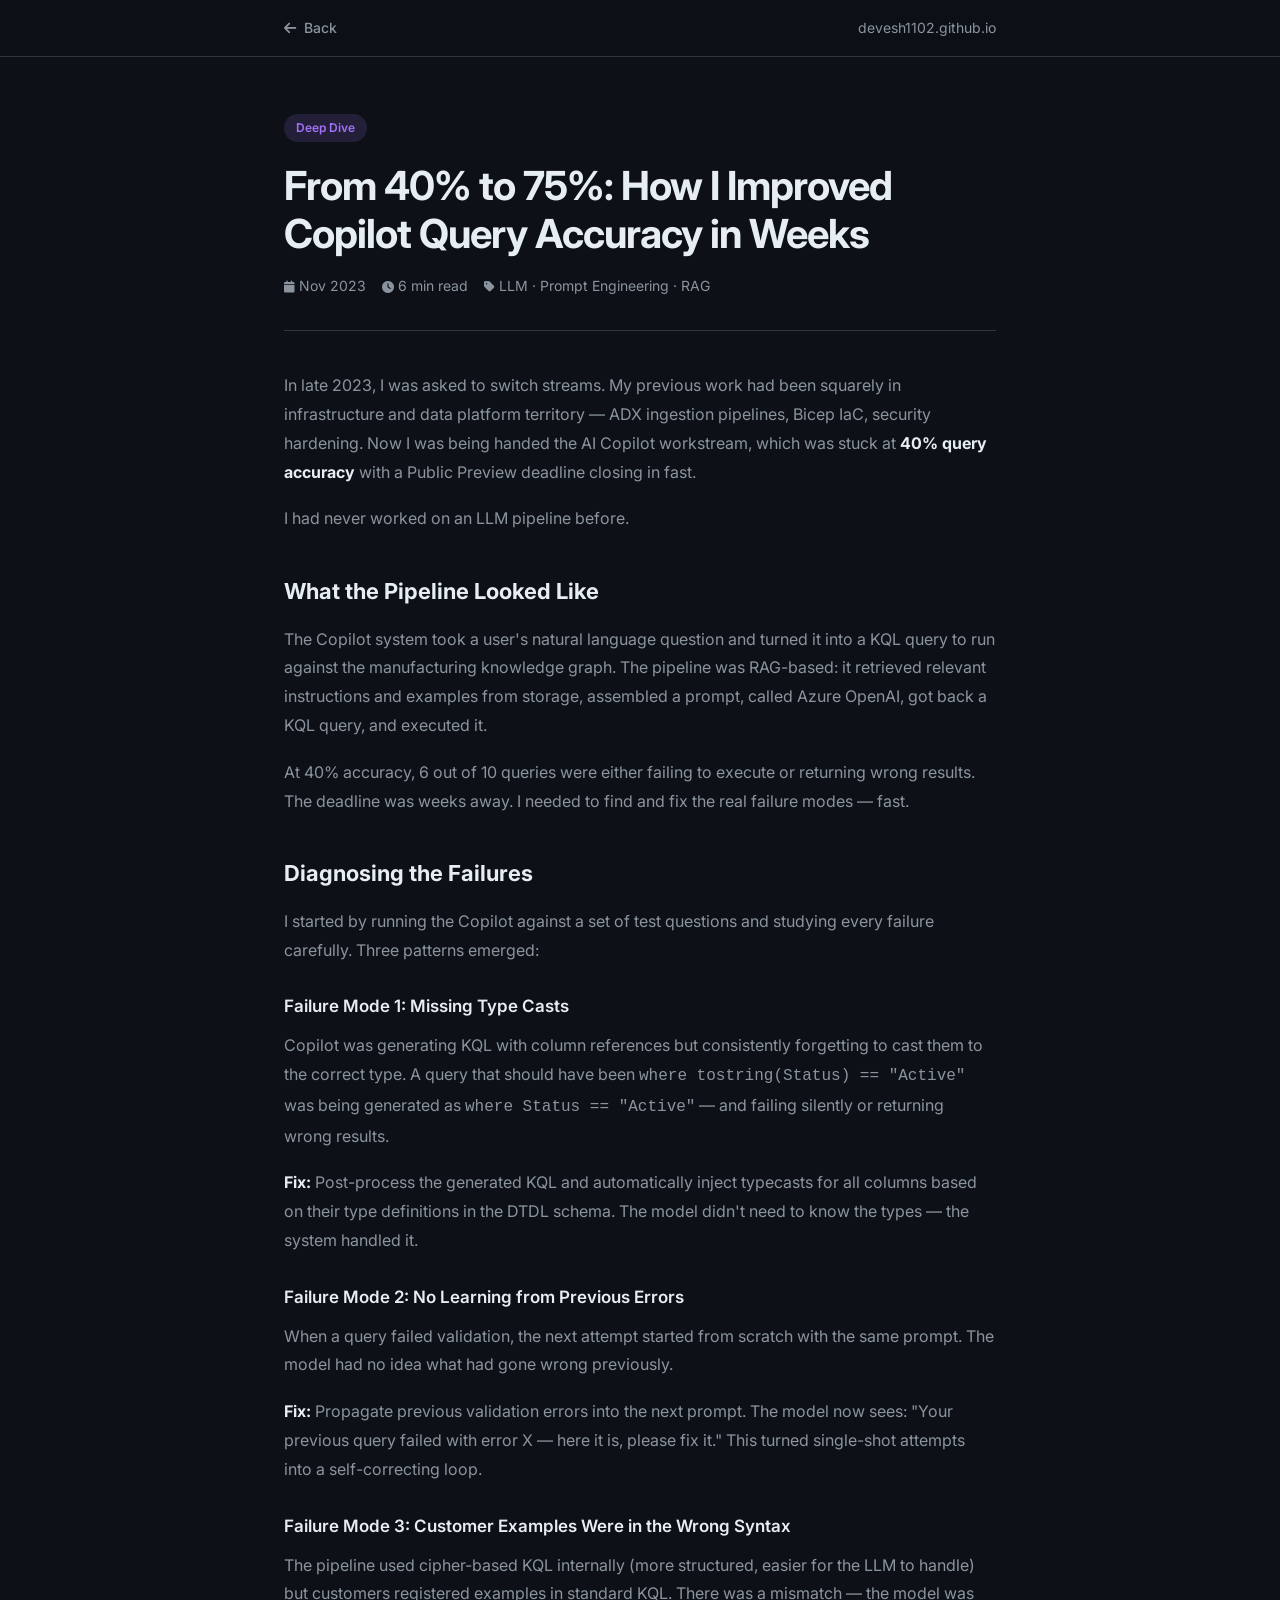
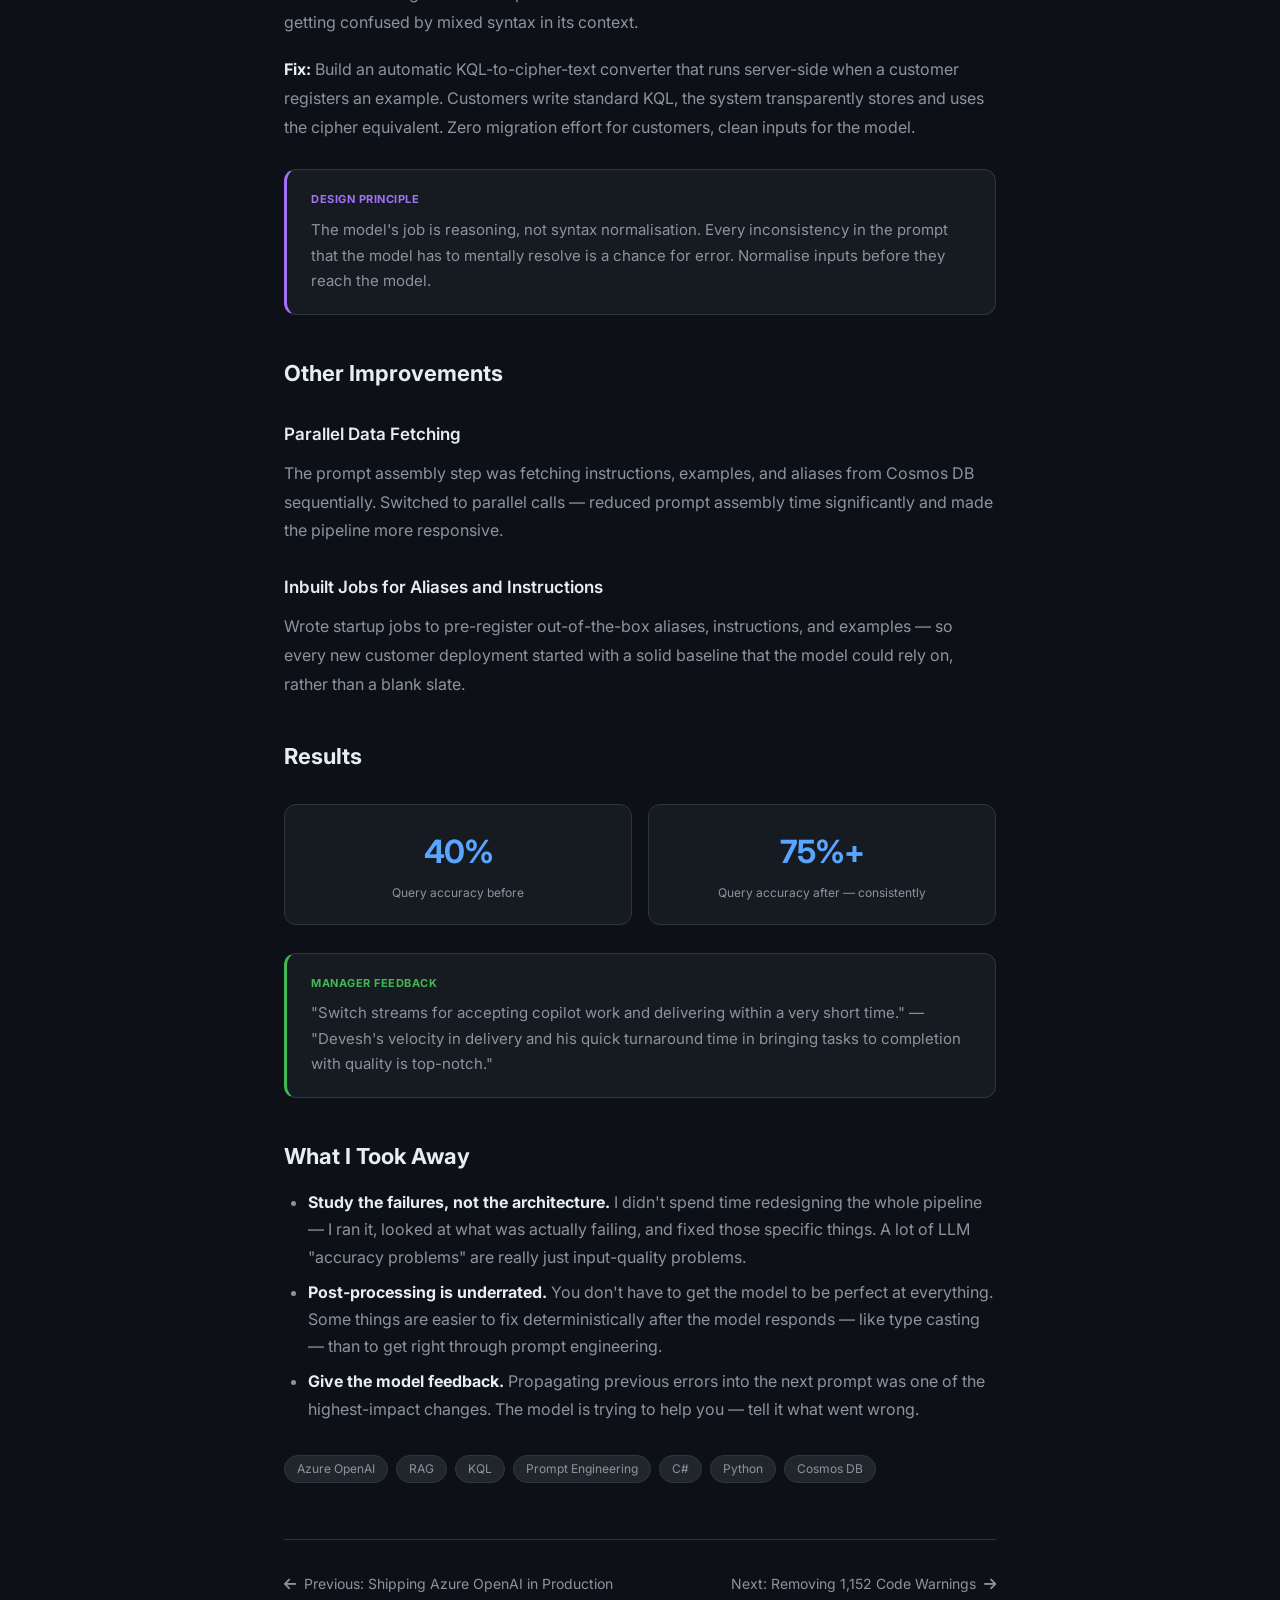
<file: blog/copilot-accuracy.html>
<!DOCTYPE html>
<html lang="en">
<head>
  <meta charset="UTF-8"/>
  <meta name="viewport" content="width=device-width, initial-scale=1.0"/>
  <title>From 40% to 75%: Improving Copilot Query Accuracy — Devesh Kumar</title>
  <meta name="description" content="How I switched streams from Azure Data Platform to AI Copilot and improved RAG pipeline query accuracy from 40% to 75%+ in weeks."/>
  <link rel="icon" href="../favicon.svg" type="image/svg+xml"/>
  <link rel="preconnect" href="https://fonts.googleapis.com"/>
  <link rel="preconnect" href="https://fonts.gstatic.com" crossorigin/>
  <link href="https://fonts.googleapis.com/css2?family=Inter:wght@300;400;500;600;700&display=swap" rel="stylesheet"/>
  <link rel="stylesheet" href="https://cdnjs.cloudflare.com/ajax/libs/font-awesome/6.5.0/css/all.min.css"/>
  <link rel="stylesheet" href="blog.css"/>
</head>
<body>
<nav>
  <div class="nav-inner">
    <a href="../index.html" class="nav-back"><i class="fas fa-arrow-left"></i> Back</a>
    <span class="nav-logo">devesh1102.github.io</span>
  </div>
</nav>

<article>
  <span class="post-category">Deep Dive</span>
  <h1 class="post-title">From 40% to 75%: How I Improved Copilot Query Accuracy in Weeks</h1>
  <div class="post-meta">
    <span><i class="fas fa-calendar"></i> Nov 2023</span>
    <span><i class="fas fa-clock"></i> 6 min read</span>
    <span><i class="fas fa-tag"></i> LLM · Prompt Engineering · RAG</span>
  </div>

  <div class="post-content">

    <p>In late 2023, I was asked to switch streams. My previous work had been squarely in infrastructure and data platform territory — ADX ingestion pipelines, Bicep IaC, security hardening. Now I was being handed the AI Copilot workstream, which was stuck at <strong>40% query accuracy</strong> with a Public Preview deadline closing in fast.</p>

    <p>I had never worked on an LLM pipeline before.</p>

    <h2>What the Pipeline Looked Like</h2>

    <p>The Copilot system took a user's natural language question and turned it into a KQL query to run against the manufacturing knowledge graph. The pipeline was RAG-based: it retrieved relevant instructions and examples from storage, assembled a prompt, called Azure OpenAI, got back a KQL query, and executed it.</p>

    <p>At 40% accuracy, 6 out of 10 queries were either failing to execute or returning wrong results. The deadline was weeks away. I needed to find and fix the real failure modes — fast.</p>

    <h2>Diagnosing the Failures</h2>

    <p>I started by running the Copilot against a set of test questions and studying every failure carefully. Three patterns emerged:</p>

    <h3>Failure Mode 1: Missing Type Casts</h3>
    <p>Copilot was generating KQL with column references but consistently forgetting to cast them to the correct type. A query that should have been <code>where tostring(Status) == "Active"</code> was being generated as <code>where Status == "Active"</code> — and failing silently or returning wrong results.</p>

    <p><strong>Fix:</strong> Post-process the generated KQL and automatically inject typecasts for all columns based on their type definitions in the DTDL schema. The model didn't need to know the types — the system handled it.</p>

    <h3>Failure Mode 2: No Learning from Previous Errors</h3>
    <p>When a query failed validation, the next attempt started from scratch with the same prompt. The model had no idea what had gone wrong previously.</p>

    <p><strong>Fix:</strong> Propagate previous validation errors into the next prompt. The model now sees: "Your previous query failed with error X — here it is, please fix it." This turned single-shot attempts into a self-correcting loop.</p>

    <h3>Failure Mode 3: Customer Examples Were in the Wrong Syntax</h3>
    <p>The pipeline used cipher-based KQL internally (more structured, easier for the LLM to handle) but customers registered examples in standard KQL. There was a mismatch — the model was getting confused by mixed syntax in its context.</p>

    <p><strong>Fix:</strong> Build an automatic KQL-to-cipher-text converter that runs server-side when a customer registers an example. Customers write standard KQL, the system transparently stores and uses the cipher equivalent. Zero migration effort for customers, clean inputs for the model.</p>

    <div class="callout insight">
      <span class="callout-label">Design principle</span>
      The model's job is reasoning, not syntax normalisation. Every inconsistency in the prompt that the model has to mentally resolve is a chance for error. Normalise inputs before they reach the model.
    </div>

    <h2>Other Improvements</h2>

    <h3>Parallel Data Fetching</h3>
    <p>The prompt assembly step was fetching instructions, examples, and aliases from Cosmos DB sequentially. Switched to parallel calls — reduced prompt assembly time significantly and made the pipeline more responsive.</p>

    <h3>Inbuilt Jobs for Aliases and Instructions</h3>
    <p>Wrote startup jobs to pre-register out-of-the-box aliases, instructions, and examples — so every new customer deployment started with a solid baseline that the model could rely on, rather than a blank slate.</p>

    <h2>Results</h2>

    <div class="metric-row">
      <div class="metric">
        <div class="metric-value">40%</div>
        <div class="metric-label">Query accuracy before</div>
      </div>
      <div class="metric">
        <div class="metric-value">75%+</div>
        <div class="metric-label">Query accuracy after — consistently</div>
      </div>
    </div>

    <div class="callout result">
      <span class="callout-label">Manager feedback</span>
      "Switch streams for accepting copilot work and delivering within a very short time." — "Devesh's velocity in delivery and his quick turnaround time in bringing tasks to completion with quality is top-notch."
    </div>

    <h2>What I Took Away</h2>

    <ul>
      <li><strong>Study the failures, not the architecture.</strong> I didn't spend time redesigning the whole pipeline — I ran it, looked at what was actually failing, and fixed those specific things. A lot of LLM "accuracy problems" are really just input-quality problems.</li>
      <li><strong>Post-processing is underrated.</strong> You don't have to get the model to be perfect at everything. Some things are easier to fix deterministically after the model responds — like type casting — than to get right through prompt engineering.</li>
      <li><strong>Give the model feedback.</strong> Propagating previous errors into the next prompt was one of the highest-impact changes. The model is trying to help you — tell it what went wrong.</li>
    </ul>

    <div class="tags">
      <span>Azure OpenAI</span><span>RAG</span><span>KQL</span><span>Prompt Engineering</span><span>C#</span><span>Python</span><span>Cosmos DB</span>
    </div>
  </div>

  <div class="post-footer">
    <a href="openai-assistant.html"><i class="fas fa-arrow-left"></i> Previous: Shipping Azure OpenAI in Production</a>
    <a href="code-quality.html">Next: Removing 1,152 Code Warnings <i class="fas fa-arrow-right"></i></a>
  </div>
</article>
</body>
</html>
</file>
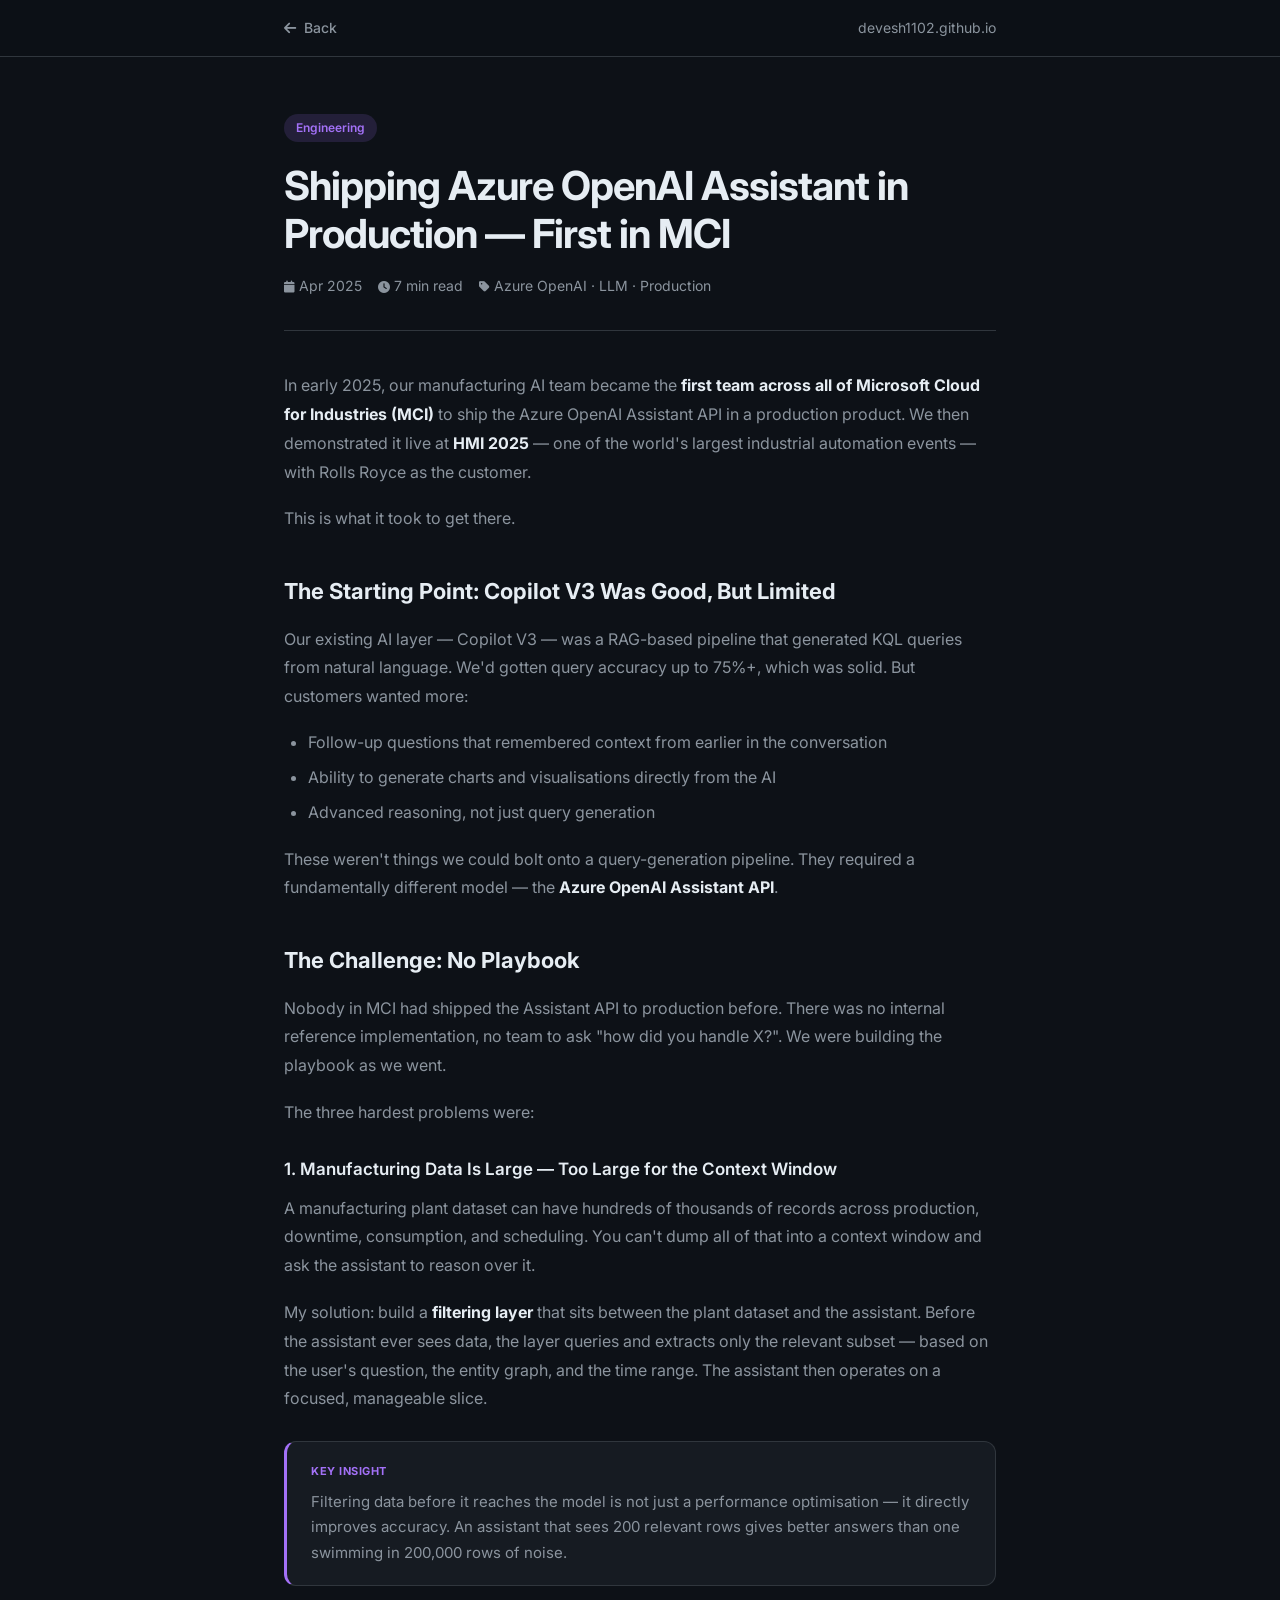
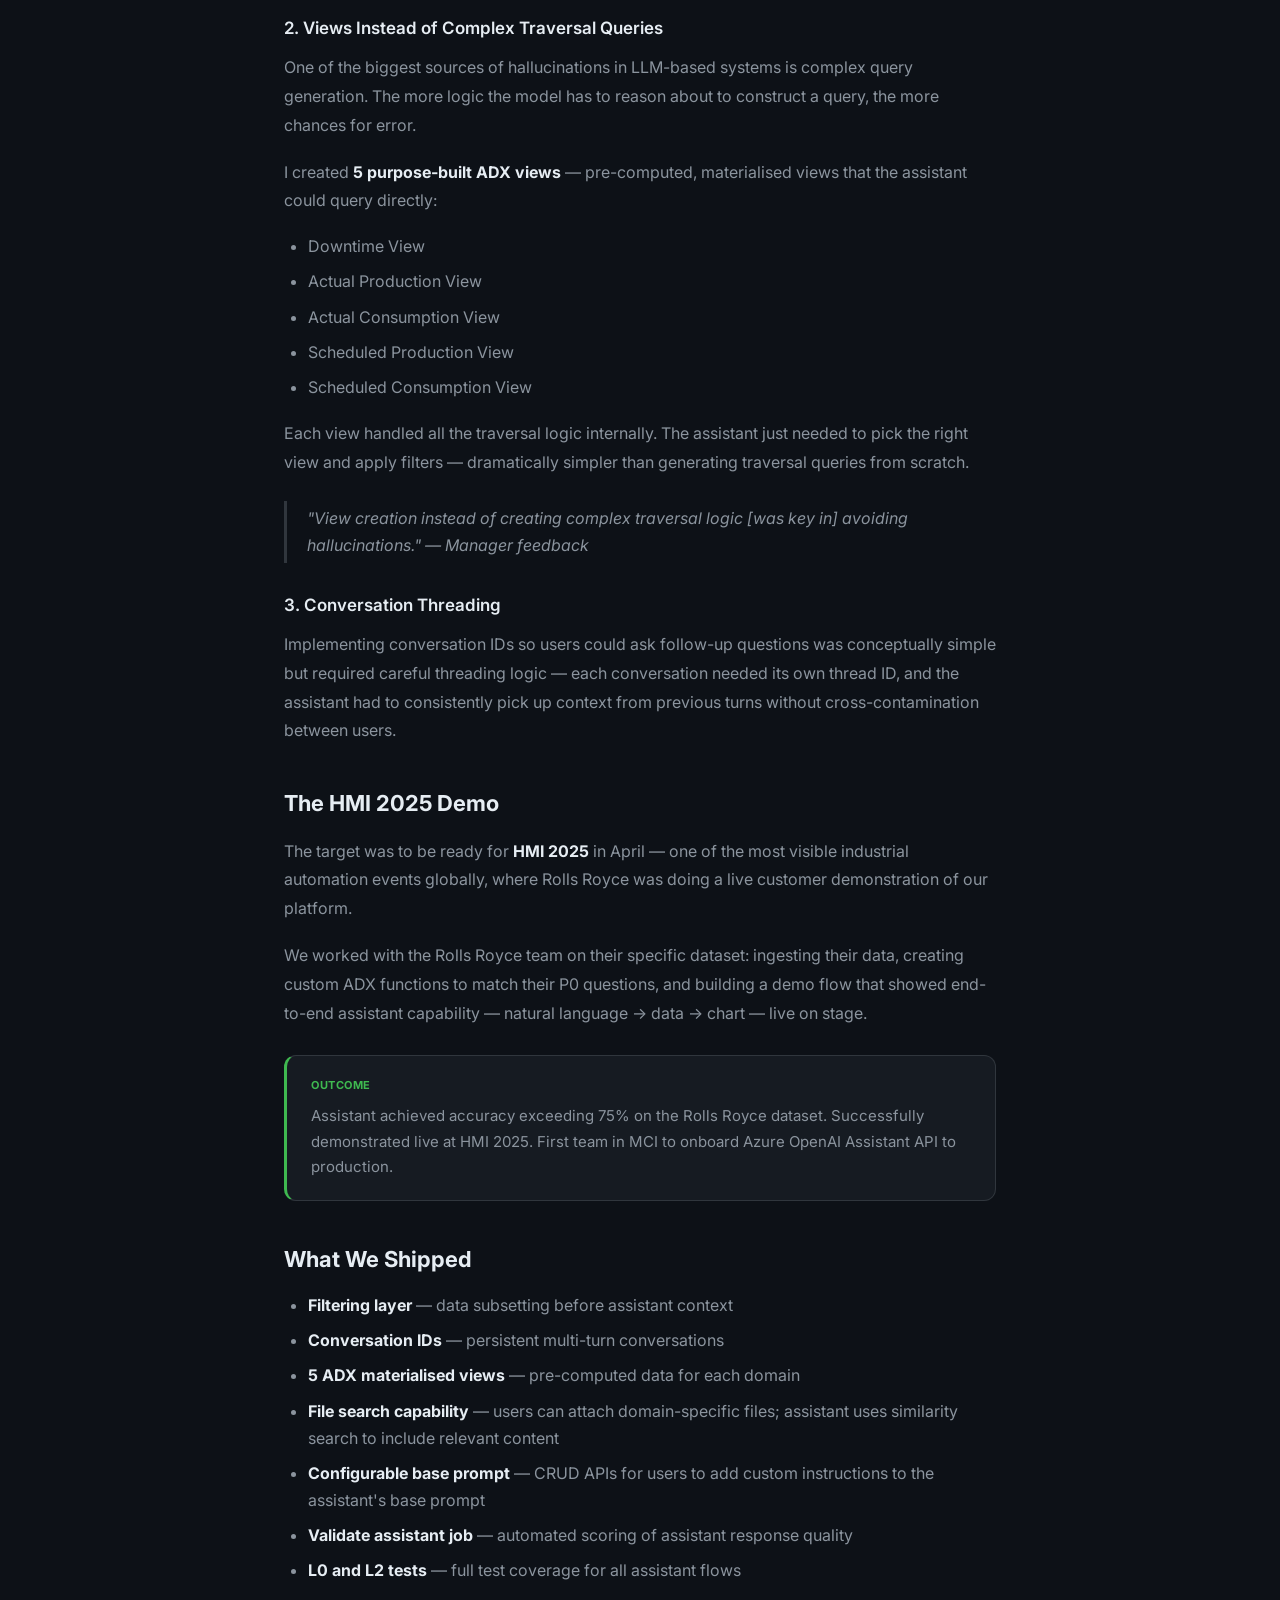
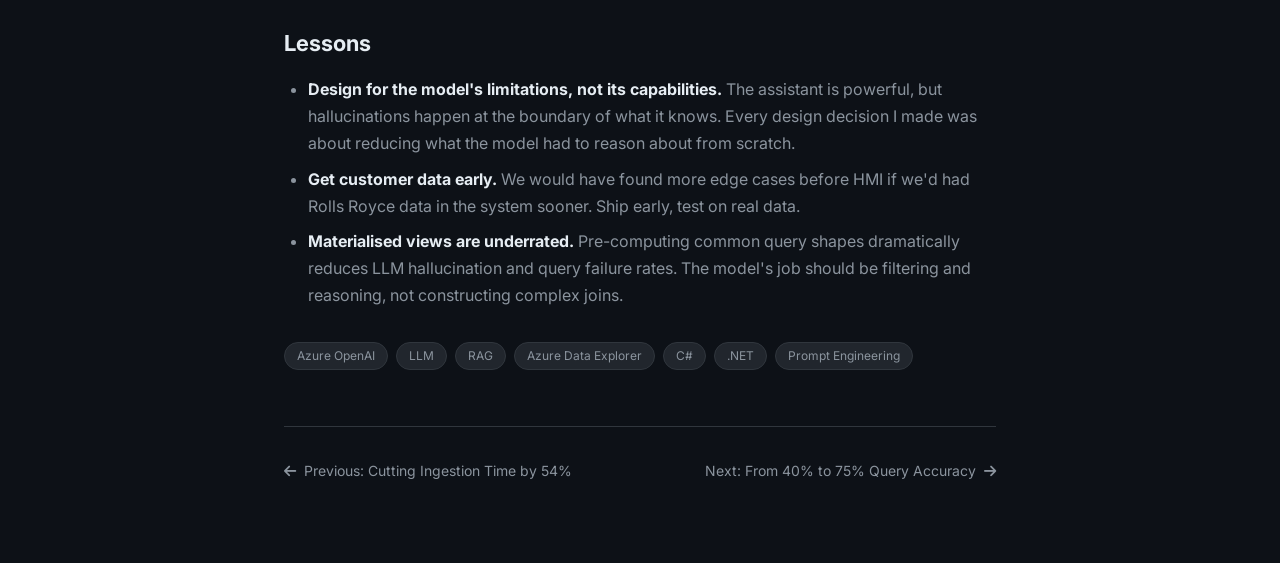
<file: blog/openai-assistant.html>
<!DOCTYPE html>
<html lang="en">
<head>
  <meta charset="UTF-8"/>
  <meta name="viewport" content="width=device-width, initial-scale=1.0"/>
  <title>Shipping Azure OpenAI Assistant in Production — Devesh Kumar</title>
  <meta name="description" content="How our team became the first across MCI to ship Azure OpenAI Assistant API in production, demonstrated live at HMI 2025 with Rolls Royce."/>
  <link rel="icon" href="../favicon.svg" type="image/svg+xml"/>
  <link rel="preconnect" href="https://fonts.googleapis.com"/>
  <link rel="preconnect" href="https://fonts.gstatic.com" crossorigin/>
  <link href="https://fonts.googleapis.com/css2?family=Inter:wght@300;400;500;600;700&display=swap" rel="stylesheet"/>
  <link rel="stylesheet" href="https://cdnjs.cloudflare.com/ajax/libs/font-awesome/6.5.0/css/all.min.css"/>
  <link rel="stylesheet" href="blog.css"/>
</head>
<body>
<nav>
  <div class="nav-inner">
    <a href="../index.html" class="nav-back"><i class="fas fa-arrow-left"></i> Back</a>
    <span class="nav-logo">devesh1102.github.io</span>
  </div>
</nav>

<article>
  <span class="post-category">Engineering</span>
  <h1 class="post-title">Shipping Azure OpenAI Assistant in Production — First in MCI</h1>
  <div class="post-meta">
    <span><i class="fas fa-calendar"></i> Apr 2025</span>
    <span><i class="fas fa-clock"></i> 7 min read</span>
    <span><i class="fas fa-tag"></i> Azure OpenAI · LLM · Production</span>
  </div>

  <div class="post-content">

    <p>In early 2025, our manufacturing AI team became the <strong>first team across all of Microsoft Cloud for Industries (MCI)</strong> to ship the Azure OpenAI Assistant API in a production product. We then demonstrated it live at <strong>HMI 2025</strong> — one of the world's largest industrial automation events — with Rolls Royce as the customer.</p>

    <p>This is what it took to get there.</p>

    <h2>The Starting Point: Copilot V3 Was Good, But Limited</h2>

    <p>Our existing AI layer — Copilot V3 — was a RAG-based pipeline that generated KQL queries from natural language. We'd gotten query accuracy up to 75%+, which was solid. But customers wanted more:</p>

    <ul>
      <li>Follow-up questions that remembered context from earlier in the conversation</li>
      <li>Ability to generate charts and visualisations directly from the AI</li>
      <li>Advanced reasoning, not just query generation</li>
    </ul>

    <p>These weren't things we could bolt onto a query-generation pipeline. They required a fundamentally different model — the <strong>Azure OpenAI Assistant API</strong>.</p>

    <h2>The Challenge: No Playbook</h2>

    <p>Nobody in MCI had shipped the Assistant API to production before. There was no internal reference implementation, no team to ask "how did you handle X?". We were building the playbook as we went.</p>

    <p>The three hardest problems were:</p>

    <h3>1. Manufacturing Data Is Large — Too Large for the Context Window</h3>
    <p>A manufacturing plant dataset can have hundreds of thousands of records across production, downtime, consumption, and scheduling. You can't dump all of that into a context window and ask the assistant to reason over it.</p>

    <p>My solution: build a <strong>filtering layer</strong> that sits between the plant dataset and the assistant. Before the assistant ever sees data, the layer queries and extracts only the relevant subset — based on the user's question, the entity graph, and the time range. The assistant then operates on a focused, manageable slice.</p>

    <div class="callout insight">
      <span class="callout-label">Key insight</span>
      Filtering data before it reaches the model is not just a performance optimisation — it directly improves accuracy. An assistant that sees 200 relevant rows gives better answers than one swimming in 200,000 rows of noise.
    </div>

    <h3>2. Views Instead of Complex Traversal Queries</h3>
    <p>One of the biggest sources of hallucinations in LLM-based systems is complex query generation. The more logic the model has to reason about to construct a query, the more chances for error.</p>

    <p>I created <strong>5 purpose-built ADX views</strong> — pre-computed, materialised views that the assistant could query directly:</p>
    <ul>
      <li>Downtime View</li>
      <li>Actual Production View</li>
      <li>Actual Consumption View</li>
      <li>Scheduled Production View</li>
      <li>Scheduled Consumption View</li>
    </ul>

    <p>Each view handled all the traversal logic internally. The assistant just needed to pick the right view and apply filters — dramatically simpler than generating traversal queries from scratch.</p>

    <blockquote>"View creation instead of creating complex traversal logic [was key in] avoiding hallucinations." — Manager feedback</blockquote>

    <h3>3. Conversation Threading</h3>
    <p>Implementing conversation IDs so users could ask follow-up questions was conceptually simple but required careful threading logic — each conversation needed its own thread ID, and the assistant had to consistently pick up context from previous turns without cross-contamination between users.</p>

    <h2>The HMI 2025 Demo</h2>

    <p>The target was to be ready for <strong>HMI 2025</strong> in April — one of the most visible industrial automation events globally, where Rolls Royce was doing a live customer demonstration of our platform.</p>

    <p>We worked with the Rolls Royce team on their specific dataset: ingesting their data, creating custom ADX functions to match their P0 questions, and building a demo flow that showed end-to-end assistant capability — natural language → data → chart — live on stage.</p>

    <div class="callout result">
      <span class="callout-label">Outcome</span>
      Assistant achieved accuracy exceeding 75% on the Rolls Royce dataset. Successfully demonstrated live at HMI 2025. First team in MCI to onboard Azure OpenAI Assistant API to production.
    </div>

    <h2>What We Shipped</h2>

    <ul>
      <li><strong>Filtering layer</strong> — data subsetting before assistant context</li>
      <li><strong>Conversation IDs</strong> — persistent multi-turn conversations</li>
      <li><strong>5 ADX materialised views</strong> — pre-computed data for each domain</li>
      <li><strong>File search capability</strong> — users can attach domain-specific files; assistant uses similarity search to include relevant content</li>
      <li><strong>Configurable base prompt</strong> — CRUD APIs for users to add custom instructions to the assistant's base prompt</li>
      <li><strong>Validate assistant job</strong> — automated scoring of assistant response quality</li>
      <li><strong>L0 and L2 tests</strong> — full test coverage for all assistant flows</li>
    </ul>

    <h2>Lessons</h2>

    <ul>
      <li><strong>Design for the model's limitations, not its capabilities.</strong> The assistant is powerful, but hallucinations happen at the boundary of what it knows. Every design decision I made was about reducing what the model had to reason about from scratch.</li>
      <li><strong>Get customer data early.</strong> We would have found more edge cases before HMI if we'd had Rolls Royce data in the system sooner. Ship early, test on real data.</li>
      <li><strong>Materialised views are underrated.</strong> Pre-computing common query shapes dramatically reduces LLM hallucination and query failure rates. The model's job should be filtering and reasoning, not constructing complex joins.</li>
    </ul>

    <div class="tags">
      <span>Azure OpenAI</span><span>LLM</span><span>RAG</span><span>Azure Data Explorer</span><span>C#</span><span>.NET</span><span>Prompt Engineering</span>
    </div>
  </div>

  <div class="post-footer">
    <a href="adt-removal.html"><i class="fas fa-arrow-left"></i> Previous: Cutting Ingestion Time by 54%</a>
    <a href="copilot-accuracy.html">Next: From 40% to 75% Query Accuracy <i class="fas fa-arrow-right"></i></a>
  </div>
</article>
</body>
</html>
</file>
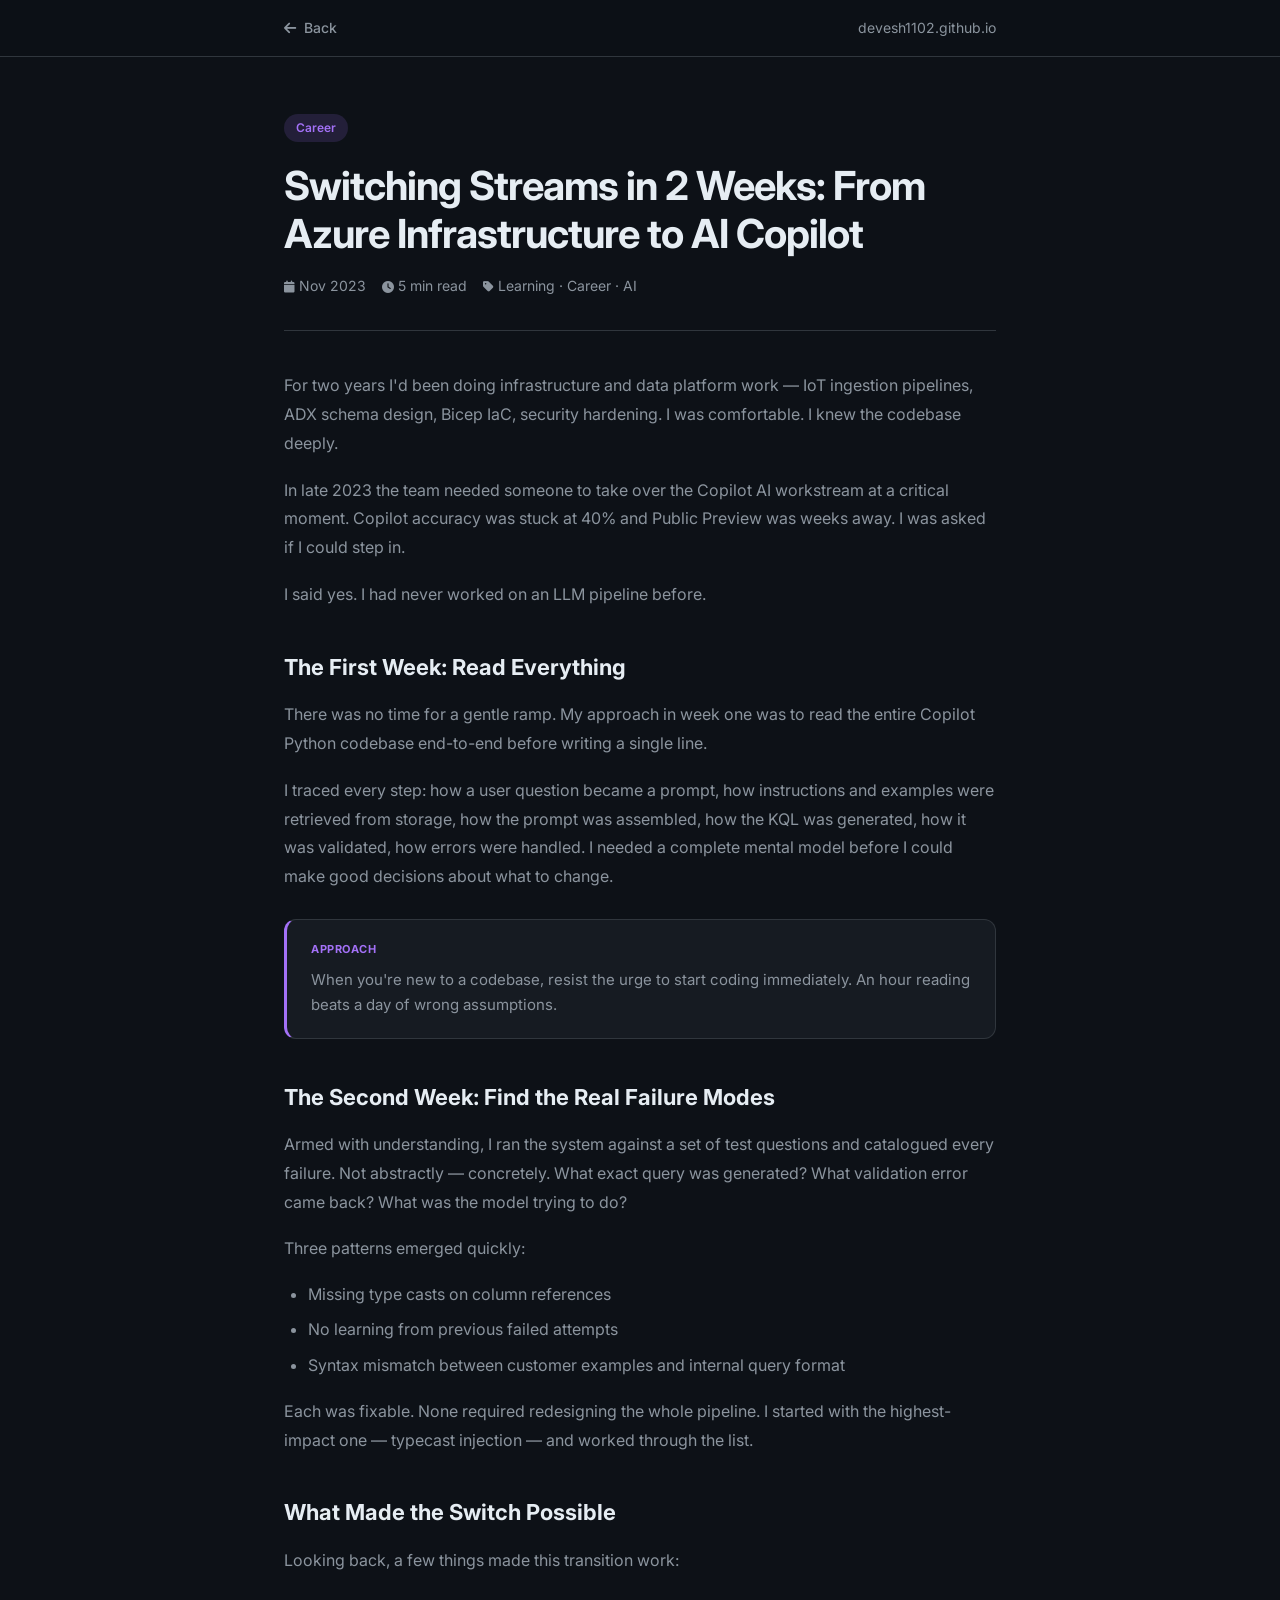
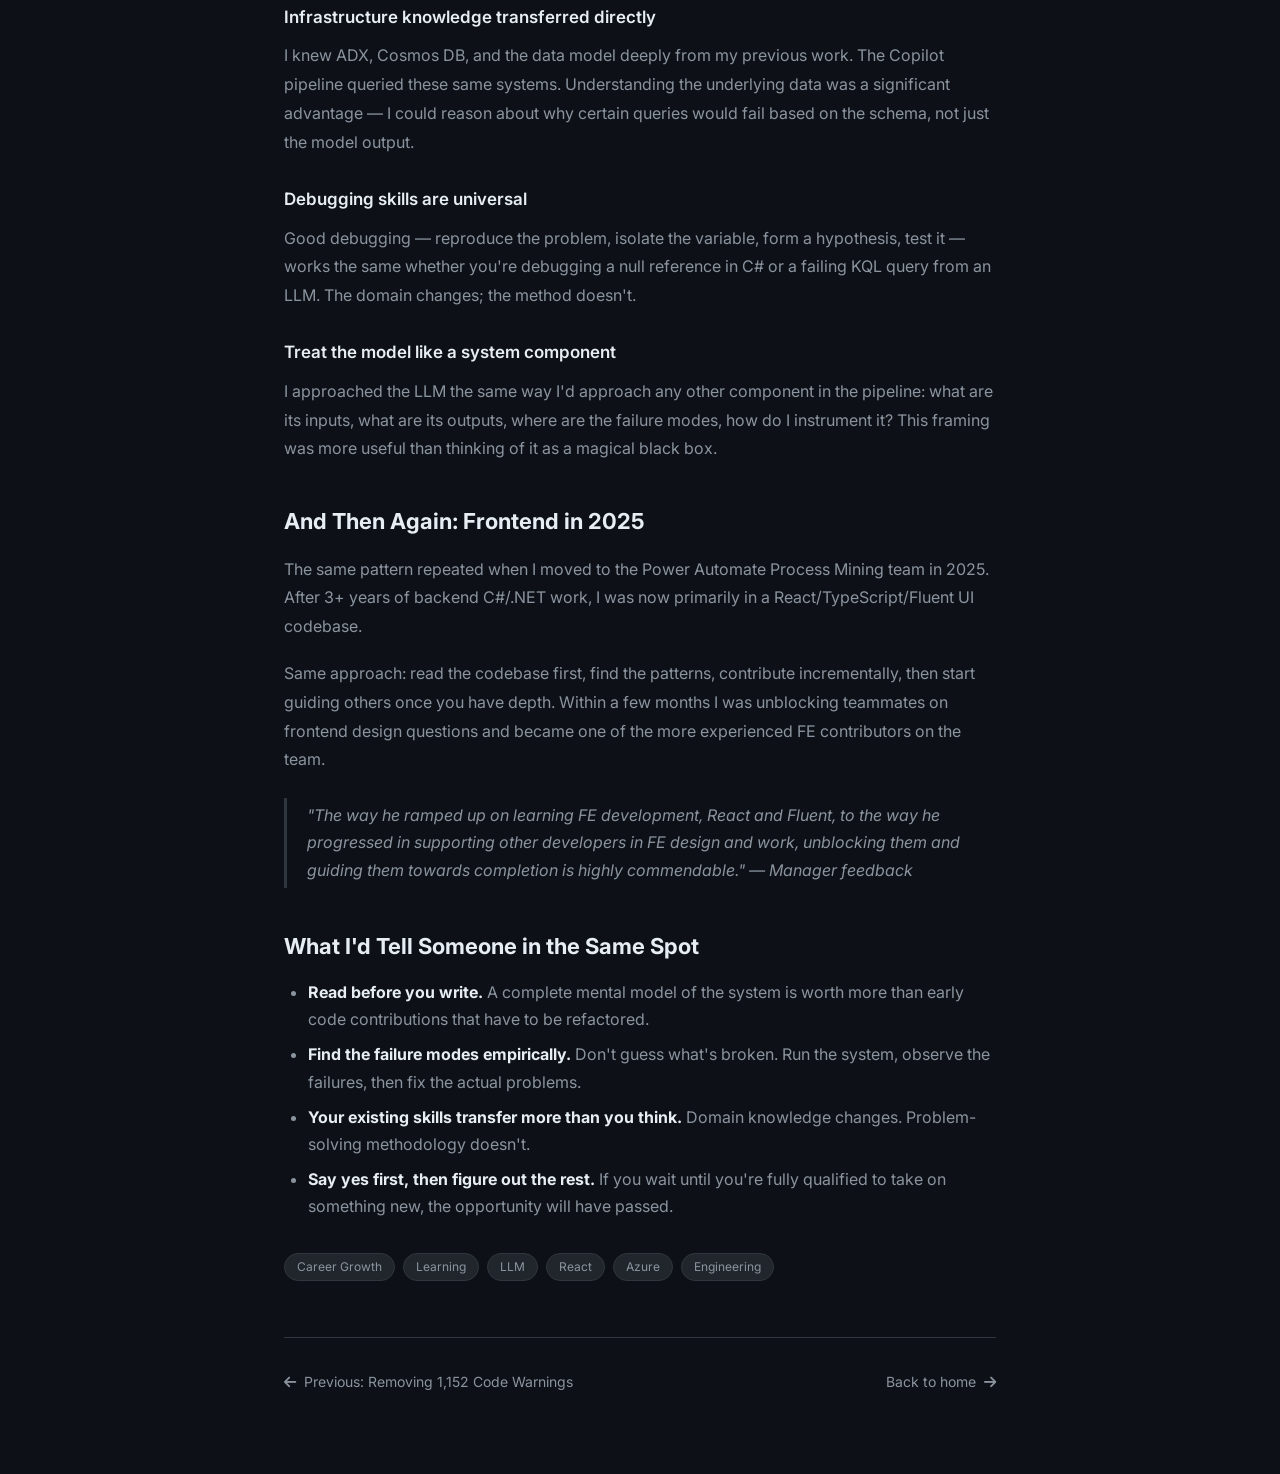
<file: blog/switching-streams.html>
<!DOCTYPE html>
<html lang="en">
<head>
  <meta charset="UTF-8"/>
  <meta name="viewport" content="width=device-width, initial-scale=1.0"/>
  <title>Switching Streams in 2 Weeks — Devesh Kumar</title>
  <meta name="description" content="How I went from Azure infrastructure engineering to AI Copilot development in weeks — and what it taught me about learning under pressure."/>
  <link rel="icon" href="../favicon.svg" type="image/svg+xml"/>
  <link rel="preconnect" href="https://fonts.googleapis.com"/>
  <link rel="preconnect" href="https://fonts.gstatic.com" crossorigin/>
  <link href="https://fonts.googleapis.com/css2?family=Inter:wght@300;400;500;600;700&display=swap" rel="stylesheet"/>
  <link rel="stylesheet" href="https://cdnjs.cloudflare.com/ajax/libs/font-awesome/6.5.0/css/all.min.css"/>
  <link rel="stylesheet" href="blog.css"/>
</head>
<body>
<nav>
  <div class="nav-inner">
    <a href="../index.html" class="nav-back"><i class="fas fa-arrow-left"></i> Back</a>
    <span class="nav-logo">devesh1102.github.io</span>
  </div>
</nav>

<article>
  <span class="post-category">Career</span>
  <h1 class="post-title">Switching Streams in 2 Weeks: From Azure Infrastructure to AI Copilot</h1>
  <div class="post-meta">
    <span><i class="fas fa-calendar"></i> Nov 2023</span>
    <span><i class="fas fa-clock"></i> 5 min read</span>
    <span><i class="fas fa-tag"></i> Learning · Career · AI</span>
  </div>

  <div class="post-content">

    <p>For two years I'd been doing infrastructure and data platform work — IoT ingestion pipelines, ADX schema design, Bicep IaC, security hardening. I was comfortable. I knew the codebase deeply.</p>

    <p>In late 2023 the team needed someone to take over the Copilot AI workstream at a critical moment. Copilot accuracy was stuck at 40% and Public Preview was weeks away. I was asked if I could step in.</p>

    <p>I said yes. I had never worked on an LLM pipeline before.</p>

    <h2>The First Week: Read Everything</h2>

    <p>There was no time for a gentle ramp. My approach in week one was to read the entire Copilot Python codebase end-to-end before writing a single line.</p>

    <p>I traced every step: how a user question became a prompt, how instructions and examples were retrieved from storage, how the prompt was assembled, how the KQL was generated, how it was validated, how errors were handled. I needed a complete mental model before I could make good decisions about what to change.</p>

    <div class="callout insight">
      <span class="callout-label">Approach</span>
      When you're new to a codebase, resist the urge to start coding immediately. An hour reading beats a day of wrong assumptions.
    </div>

    <h2>The Second Week: Find the Real Failure Modes</h2>

    <p>Armed with understanding, I ran the system against a set of test questions and catalogued every failure. Not abstractly — concretely. What exact query was generated? What validation error came back? What was the model trying to do?</p>

    <p>Three patterns emerged quickly:</p>

    <ul>
      <li>Missing type casts on column references</li>
      <li>No learning from previous failed attempts</li>
      <li>Syntax mismatch between customer examples and internal query format</li>
    </ul>

    <p>Each was fixable. None required redesigning the whole pipeline. I started with the highest-impact one — typecast injection — and worked through the list.</p>

    <h2>What Made the Switch Possible</h2>

    <p>Looking back, a few things made this transition work:</p>

    <h3>Infrastructure knowledge transferred directly</h3>
    <p>I knew ADX, Cosmos DB, and the data model deeply from my previous work. The Copilot pipeline queried these same systems. Understanding the underlying data was a significant advantage — I could reason about why certain queries would fail based on the schema, not just the model output.</p>

    <h3>Debugging skills are universal</h3>
    <p>Good debugging — reproduce the problem, isolate the variable, form a hypothesis, test it — works the same whether you're debugging a null reference in C# or a failing KQL query from an LLM. The domain changes; the method doesn't.</p>

    <h3>Treat the model like a system component</h3>
    <p>I approached the LLM the same way I'd approach any other component in the pipeline: what are its inputs, what are its outputs, where are the failure modes, how do I instrument it? This framing was more useful than thinking of it as a magical black box.</p>

    <h2>And Then Again: Frontend in 2025</h2>

    <p>The same pattern repeated when I moved to the Power Automate Process Mining team in 2025. After 3+ years of backend C#/.NET work, I was now primarily in a React/TypeScript/Fluent UI codebase.</p>

    <p>Same approach: read the codebase first, find the patterns, contribute incrementally, then start guiding others once you have depth. Within a few months I was unblocking teammates on frontend design questions and became one of the more experienced FE contributors on the team.</p>

    <blockquote>"The way he ramped up on learning FE development, React and Fluent, to the way he progressed in supporting other developers in FE design and work, unblocking them and guiding them towards completion is highly commendable." — Manager feedback</blockquote>

    <h2>What I'd Tell Someone in the Same Spot</h2>

    <ul>
      <li><strong>Read before you write.</strong> A complete mental model of the system is worth more than early code contributions that have to be refactored.</li>
      <li><strong>Find the failure modes empirically.</strong> Don't guess what's broken. Run the system, observe the failures, then fix the actual problems.</li>
      <li><strong>Your existing skills transfer more than you think.</strong> Domain knowledge changes. Problem-solving methodology doesn't.</li>
      <li><strong>Say yes first, then figure out the rest.</strong> If you wait until you're fully qualified to take on something new, the opportunity will have passed.</li>
    </ul>

    <div class="tags">
      <span>Career Growth</span><span>Learning</span><span>LLM</span><span>React</span><span>Azure</span><span>Engineering</span>
    </div>
  </div>

  <div class="post-footer">
    <a href="code-quality.html"><i class="fas fa-arrow-left"></i> Previous: Removing 1,152 Code Warnings</a>
    <a href="../index.html">Back to home <i class="fas fa-arrow-right"></i></a>
  </div>
</article>
</body>
</html>
</file>
<file: style.css>
/* ===== SKIP LINK (accessibility) ===== */
.skip-link {
  position: absolute;
  top: -100px;
  left: 16px;
  background: var(--accent);
  color: #0d1117;
  padding: 8px 16px;
  border-radius: 0 0 8px 8px;
  font-weight: 600;
  font-size: 14px;
  z-index: 999;
  transition: top 0.2s;
}
.skip-link:focus { top: 0; }

/* ===== RESET & BASE ===== */
*, *::before, *::after { box-sizing: border-box; margin: 0; padding: 0; }

:root {
  --bg: #0d1117;
  --bg2: #161b22;
  --bg3: #21262d;
  --border: #30363d;
  --text: #e6edf3;
  --muted: #8b949e;
  --accent: #58a6ff;
  --accent2: #7c3aed;
  --green: #3fb950;
  --purple: #a371f7;
  --orange: #f0883e;
  --radius: 12px;
  --shadow: 0 4px 24px rgba(0,0,0,0.4);
}

html { scroll-behavior: smooth; }

body {
  font-family: 'Inter', sans-serif;
  background: var(--bg);
  color: var(--text);
  line-height: 1.6;
  font-size: 15px;
}

a { color: var(--accent); text-decoration: none; transition: opacity 0.2s; }
a:hover { opacity: 0.8; }

/* ===== NAV ===== */
nav {
  position: fixed; top: 0; left: 0; right: 0;
  z-index: 100;
  background: rgba(13,17,23,0.85);
  backdrop-filter: blur(12px);
  border-bottom: 1px solid var(--border);
}

.nav-inner {
  max-width: 900px;
  margin: 0 auto;
  padding: 0 24px;
  height: 60px;
  display: flex;
  align-items: center;
  justify-content: space-between;
}

.logo {
  font-weight: 700;
  font-size: 16px;
  color: var(--text);
  letter-spacing: -0.3px;
}

nav ul { list-style: none; display: flex; gap: 28px; }
nav ul a { color: var(--muted); font-size: 14px; font-weight: 500; }
nav ul a:hover { color: var(--text); opacity: 1; }

/* ===== HERO ===== */
.hero {
  min-height: 100vh;
  display: flex;
  align-items: center;
  padding: 80px 24px 60px;
}

.hero-content {
  max-width: 900px;
  margin: 0 auto;
  width: 100%;
  display: flex;
  align-items: center;
  justify-content: space-between;
  gap: 48px;
}

.hero-text { flex: 1; }

.greeting {
  color: var(--accent);
  font-size: 16px;
  font-weight: 500;
  margin-bottom: 8px;
}

.hero-text h1 {
  font-size: clamp(36px, 6vw, 56px);
  font-weight: 700;
  letter-spacing: -1.5px;
  line-height: 1.1;
  margin-bottom: 12px;
  background: linear-gradient(135deg, #e6edf3 0%, #58a6ff 100%);
  -webkit-background-clip: text;
  -webkit-text-fill-color: transparent;
  background-clip: text;
}

.cred-badges {
  display: flex;
  flex-wrap: wrap;
  gap: 10px;
  margin-bottom: 14px;
}

.cred-badge {
  display: inline-flex;
  align-items: center;
  gap: 8px;
  padding: 6px 14px;
  border-radius: 8px;
  font-size: 13px;
  font-weight: 600;
  border: 1px solid;
}

.cred-ms {
  background: rgba(0, 120, 212, 0.12);
  border-color: rgba(0, 120, 212, 0.4);
  color: #4da3e8;
}

.cred-iit {
  background: rgba(139, 0, 0, 0.12);
  border-color: rgba(139, 0, 0, 0.4);
  color: #e06060;
}


.tagline {
  font-size: 16px;
  color: var(--muted);
  font-weight: 400;
  margin-bottom: 20px;
}

.dot { color: var(--accent); margin: 0 4px; }

.bio {
  color: var(--muted);
  font-size: 15px;
  max-width: 460px;
  margin-bottom: 28px;
  line-height: 1.7;
}

.hero-btns { display: flex; gap: 12px; margin-bottom: 28px; flex-wrap: wrap; }

.btn {
  display: inline-flex;
  align-items: center;
  gap: 8px;
  padding: 10px 22px;
  border-radius: 8px;
  font-size: 14px;
  font-weight: 600;
  cursor: pointer;
  transition: all 0.2s;
}

.btn-primary {
  background: var(--accent);
  color: #0d1117;
}

.btn-primary:hover { background: #79b8ff; opacity: 1; }

.btn-outline {
  border: 1px solid var(--border);
  color: var(--text);
  background: transparent;
}

.btn-outline:hover { border-color: var(--accent); color: var(--accent); opacity: 1; }

.socials { display: flex; gap: 16px; }
.socials a {
  color: var(--muted);
  font-size: 20px;
  transition: color 0.2s;
}
.socials a:hover { color: var(--accent); opacity: 1; }

/* ===== AVATAR ===== */
.hero-avatar {
  display: flex;
  flex-direction: column;
  align-items: center;
  gap: 16px;
}

.avatar-ring {
  width: 200px; height: 200px;
  border-radius: 50%;
  background: linear-gradient(135deg, var(--accent), var(--accent2));
  padding: 3px;
  box-shadow: 0 0 40px rgba(88,166,255,0.2);
}

.avatar-photo {
  width: 100%; height: 100%;
  border-radius: 50%;
  object-fit: cover;
  object-position: center top;
  display: block;
}

.avatar-placeholder {
  width: 100%; height: 100%;
  border-radius: 50%;
  background: var(--bg2);
  display: flex;
  align-items: center;
  justify-content: center;
  font-size: 48px;
  font-weight: 700;
  color: var(--accent);
  letter-spacing: -2px;
}

.status-badge {
  display: flex;
  align-items: center;
  gap: 8px;
  background: var(--bg2);
  border: 1px solid var(--border);
  padding: 6px 14px;
  border-radius: 20px;
  font-size: 13px;
  color: var(--green);
}

.pulse {
  width: 8px; height: 8px;
  border-radius: 50%;
  background: var(--green);
  animation: pulse 2s infinite;
  display: inline-block;
}

@keyframes pulse {
  0%, 100% { opacity: 1; transform: scale(1); }
  50% { opacity: 0.5; transform: scale(1.3); }
}

/* ===== SECTIONS ===== */
section {
  padding: 80px 24px;
  max-width: 900px;
  margin: 0 auto;
}

#projects, #blog { max-width: 900px; margin: 0 auto; padding: 80px 24px; }
#contact { max-width: 900px; margin: 0 auto; padding: 80px 24px; }

.section-header {
  text-align: center;
  margin-bottom: 56px;
}

.section-header h2 {
  font-size: 32px;
  font-weight: 700;
  letter-spacing: -0.8px;
  margin-bottom: 8px;
}

.section-header p {
  color: var(--muted);
  font-size: 15px;
}

/* ===== TIMELINE ===== */
.timeline {
  position: relative;
  padding-left: 32px;
}

.timeline::before {
  content: '';
  position: absolute;
  left: 7px;
  top: 0; bottom: 0;
  width: 2px;
  background: linear-gradient(to bottom, var(--accent), var(--accent2), transparent);
  opacity: 0.4;
}

.timeline-item {
  position: relative;
  margin-bottom: 36px;
}

.timeline-dot {
  position: absolute;
  left: -29px;
  top: 20px;
  width: 14px; height: 14px;
  border-radius: 50%;
  background: var(--accent);
  border: 3px solid var(--bg);
  box-shadow: 0 0 8px rgba(88,166,255,0.5);
}

.blog-dot { background: var(--purple); box-shadow: 0 0 8px rgba(163,113,247,0.5); }

.timeline-date {
  font-size: 12px;
  color: var(--muted);
  font-weight: 500;
  margin-bottom: 10px;
  text-transform: uppercase;
  letter-spacing: 0.5px;
}

/* ===== CARDS ===== */
.card {
  background: var(--bg2);
  border: 1px solid var(--border);
  border-radius: var(--radius);
  padding: 24px;
  transition: border-color 0.2s, transform 0.2s, box-shadow 0.2s;
}

.card:hover {
  border-color: var(--accent);
  transform: translateY(-2px);
  box-shadow: var(--shadow);
}

.blog-card:hover { border-color: var(--purple); }

.card-top {
  display: flex;
  align-items: center;
  justify-content: space-between;
  margin-bottom: 10px;
}

.card h3 {
  font-size: 17px;
  font-weight: 600;
  color: var(--text);
}

.card p {
  color: var(--muted);
  font-size: 14px;
  line-height: 1.7;
  margin-bottom: 16px;
}

.card-links { display: flex; gap: 12px; }
.card-links a { color: var(--muted); font-size: 16px; }
.card-links a:hover { color: var(--accent); opacity: 1; }

.tags { display: flex; flex-wrap: wrap; gap: 8px; }
.tags span {
  background: var(--bg3);
  border: 1px solid var(--border);
  color: var(--muted);
  padding: 3px 10px;
  border-radius: 20px;
  font-size: 12px;
  font-weight: 500;
}

.blog-tag {
  background: rgba(163,113,247,0.15);
  color: var(--purple);
  padding: 3px 10px;
  border-radius: 20px;
  font-size: 12px;
  font-weight: 600;
}

.read-time {
  color: var(--muted);
  font-size: 12px;
}

.read-more {
  display: inline-flex;
  align-items: center;
  gap: 6px;
  color: var(--purple);
  font-size: 13px;
  font-weight: 500;
  margin-top: 4px;
}

.read-more:hover { opacity: 0.8; }

/* ===== EXPERIENCE ===== */
.exp-dot { background: var(--orange); box-shadow: 0 0 8px rgba(240,136,62,0.5); }

.exp-card:hover { border-color: var(--orange); }

.exp-meta {
  font-size: 13px;
  color: var(--muted);
  margin-top: 2px;
  margin-bottom: 0 !important;
}

.exp-meta i { font-size: 11px; }

.exp-badge {
  background: rgba(240,136,62,0.15);
  color: var(--orange);
  padding: 3px 10px;
  border-radius: 20px;
  font-size: 12px;
  font-weight: 600;
  white-space: nowrap;
  align-self: flex-start;
}

.exp-list {
  list-style: none;
  margin: 12px 0 16px;
  display: flex;
  flex-direction: column;
  gap: 8px;
}

.exp-list li {
  color: var(--muted);
  font-size: 14px;
  line-height: 1.65;
  padding-left: 16px;
  position: relative;
}

.exp-list li::before {
  content: '▸';
  position: absolute;
  left: 0;
  color: var(--orange);
  font-size: 11px;
  top: 2px;
}

.phase-header {
  display: flex;
  align-items: center;
  gap: 10px;
  flex-wrap: wrap;
  margin: 18px 0 10px;
  padding-bottom: 8px;
  border-bottom: 1px solid var(--border);
}

.phase-label {
  background: rgba(88,166,255,0.12);
  color: var(--accent);
  font-size: 11px;
  font-weight: 700;
  padding: 2px 8px;
  border-radius: 20px;
  text-transform: uppercase;
  letter-spacing: 0.4px;
}

.phase-title {
  font-size: 14px;
  font-weight: 600;
  color: var(--text);
  flex: 1;
}

.phase-date {
  font-size: 12px;
  color: var(--muted);
}

/* ===== LEADERSHIP ===== */
.leadership-grid {
  display: grid;
  grid-template-columns: repeat(auto-fit, minmax(260px, 1fr));
  gap: 20px;
}

.leadership-card {
  background: var(--bg2);
  border: 1px solid var(--border);
  border-radius: var(--radius);
  padding: 24px;
  display: flex;
  flex-direction: column;
  gap: 10px;
  transition: border-color 0.2s, transform 0.2s, box-shadow 0.2s;
}

.leadership-card:hover {
  transform: translateY(-3px);
  box-shadow: var(--shadow);
  border-color: var(--accent);
}

.lc-icon {
  width: 44px;
  height: 44px;
  border-radius: 10px;
  display: flex;
  align-items: center;
  justify-content: center;
  font-size: 18px;
  flex-shrink: 0;
}

.leadership-card h4 {
  font-size: 15px;
  font-weight: 600;
  color: var(--text);
}

.leadership-card p {
  font-size: 13px;
  color: var(--muted);
  line-height: 1.7;
  margin: 0;
}

.lc-quote {
  font-size: 12px;
  color: var(--muted);
  font-style: italic;
  border-left: 2px solid var(--border);
  padding-left: 10px;
  margin-top: 4px;
  line-height: 1.5;
}

/* ===== SKILLS ===== */
.skills-grid {
  display: grid;
  grid-template-columns: repeat(4, 1fr);
  gap: 16px;
}

.skill-group {
  background: var(--bg2);
  border: 1px solid var(--border);
  border-radius: var(--radius);
  padding: 20px;
  transition: border-color 0.2s, transform 0.2s;
}

.skill-group:hover {
  border-color: var(--accent);
  transform: translateY(-2px);
}

.skill-group h4 {
  font-size: 11px;
  font-weight: 700;
  color: var(--muted);
  text-transform: uppercase;
  letter-spacing: 0.8px;
  margin-bottom: 14px;
  display: flex;
  align-items: center;
  gap: 8px;
}

.skill-group h4 i { color: var(--accent); font-size: 13px; }

.skill-group .tags { gap: 6px; }

.skill-group .tags span {
  font-size: 12px;
  padding: 4px 10px;
}

@media (max-width: 800px) {
  .skills-grid { grid-template-columns: repeat(2, 1fr); }
}
@media (max-width: 480px) {
  .skills-grid { grid-template-columns: 1fr; }
}

/* ===== CONTACT ===== */
.contact-box {
  background: var(--bg2);
  border: 1px solid var(--border);
  border-radius: var(--radius);
  padding: 56px 40px;
  text-align: center;
}

.contact-box h2 {
  font-size: 32px;
  font-weight: 700;
  margin-bottom: 12px;
}

.contact-box p {
  color: var(--muted);
  margin-bottom: 28px;
  font-size: 15px;
}

.contact-box .socials {
  justify-content: center;
  margin-top: 24px;
}

/* ===== FOOTER ===== */
footer {
  border-top: 1px solid var(--border);
  padding: 24px;
  text-align: center;
  color: var(--muted);
  font-size: 13px;
}

footer a { color: var(--muted); }
footer a:hover { color: var(--accent); opacity: 1; }

/* ===== ANIMATIONS ===== */
.fade-in {
  opacity: 0;
  transform: translateY(20px);
  transition: opacity 0.5s ease, transform 0.5s ease;
}
.fade-in.visible {
  opacity: 1;
  transform: translateY(0);
}

nav ul a.active { color: var(--text); }

/* ===== STATS BAR ===== */
.stats-bar {
  display: flex;
  align-items: center;
  gap: 16px;
  margin-bottom: 24px;
  flex-wrap: wrap;
}

.stat { display: flex; flex-direction: column; align-items: center; text-align: center; }
.stat-val { font-size: 22px; font-weight: 700; color: var(--accent); letter-spacing: -0.5px; line-height: 1; }
.stat-label { font-size: 11px; color: var(--muted); margin-top: 4px; text-transform: uppercase; letter-spacing: 0.4px; }
.stat-div { width: 1px; height: 32px; background: var(--border); }
.stat-resume { color: var(--accent); gap: 4px; font-size: 20px; text-decoration: none; transition: opacity 0.2s; }
.stat-resume:hover { opacity: 0.75; }

/* ===== HAMBURGER ===== */
.hamburger {
  display: none;
  flex-direction: column;
  gap: 5px;
  background: none;
  border: none;
  cursor: pointer;
  padding: 4px;
}
.hamburger span {
  display: block;
  width: 22px; height: 2px;
  background: var(--muted);
  border-radius: 2px;
  transition: all 0.3s;
}
.hamburger.open span:nth-child(1) { transform: translateY(7px) rotate(45deg); }
.hamburger.open span:nth-child(2) { opacity: 0; }
.hamburger.open span:nth-child(3) { transform: translateY(-7px) rotate(-45deg); }

.nav-notes { color: var(--purple) !important; }
.nav-notes i { font-size: 11px; }

/* ===== CONTACT GRID ===== */
.contact-grid {
  display: grid;
  grid-template-columns: 1fr 1.4fr;
  gap: 32px;
  align-items: start;
}

.contact-info h3 { font-size: 20px; font-weight: 700; margin-bottom: 10px; }
.contact-info p { color: var(--muted); font-size: 14px; line-height: 1.7; margin-bottom: 24px; }

.contact-links { display: flex; flex-direction: column; gap: 12px; }

.contact-link {
  display: flex;
  align-items: center;
  gap: 14px;
  background: var(--bg2);
  border: 1px solid var(--border);
  border-radius: var(--radius);
  padding: 12px 16px;
  color: var(--text);
  transition: border-color 0.2s, transform 0.2s;
}
.contact-link:hover { border-color: var(--accent); transform: translateX(4px); opacity: 1; }
.contact-link-icon {
  width: 36px; height: 36px;
  background: var(--bg3);
  border-radius: 8px;
  display: flex; align-items: center; justify-content: center;
  color: var(--accent); font-size: 15px; flex-shrink: 0;
}
.contact-link span { display: block; font-size: 14px; font-weight: 500; }
.contact-link small { display: block; font-size: 12px; color: var(--muted); }

/* CONTACT FORM */
.contact-form {
  background: var(--bg2);
  border: 1px solid var(--border);
  border-radius: var(--radius);
  padding: 28px;
  display: flex;
  flex-direction: column;
  gap: 16px;
}

.form-row { display: grid; grid-template-columns: 1fr 1fr; gap: 16px; }

.form-group { display: flex; flex-direction: column; gap: 6px; }
.form-group label { font-size: 13px; font-weight: 500; color: var(--muted); }

.form-group input,
.form-group textarea {
  background: var(--bg3);
  border: 1px solid var(--border);
  border-radius: 8px;
  padding: 10px 14px;
  color: var(--text);
  font-family: 'Inter', sans-serif;
  font-size: 14px;
  outline: none;
  transition: border-color 0.2s;
  resize: none;
}
.form-group input:focus,
.form-group textarea:focus { border-color: var(--accent); }
.form-group input::placeholder,
.form-group textarea::placeholder { color: var(--border); }

/* ===== RESPONSIVE ===== */
@media (max-width: 700px) {
  .hero-content { flex-direction: column-reverse; text-align: center; }
  .hero-btns { justify-content: center; }
  .socials { justify-content: center; }
  .stats-bar { justify-content: center; }
  .cred-badges { justify-content: center; }
  .hero-avatar { display: none; }
  .contact-grid { grid-template-columns: 1fr; }
  .form-row { grid-template-columns: 1fr; }

  /* Mobile nav */
  .hamburger { display: flex; }
  .nav-links {
    display: none;
    position: absolute;
    top: 56px; left: 0; right: 0;
    background: var(--bg2);
    border-bottom: 1px solid var(--border);
    flex-direction: column;
    padding: 16px 24px;
    gap: 4px !important;
  }
  .nav-links.open { display: flex; }
  .nav-links li { width: 100%; }
  .nav-links a { display: block; padding: 10px 0; font-size: 15px; border-bottom: 1px solid var(--border); }
  .nav-links li:last-child a { border-bottom: none; }
}
</file>
<file: blog/blog.css>
/* Blog post shared styles */
*, *::before, *::after { box-sizing: border-box; margin: 0; padding: 0; }

:root {
  --bg: #0d1117; --bg2: #161b22; --bg3: #21262d;
  --border: #30363d; --text: #e6edf3; --muted: #8b949e;
  --accent: #58a6ff; --accent2: #7c3aed;
  --green: #3fb950; --purple: #a371f7; --orange: #f0883e;
  --radius: 12px;
}

html { scroll-behavior: smooth; }
body { font-family: 'Inter', sans-serif; background: var(--bg); color: var(--text); line-height: 1.7; font-size: 16px; }
a { color: var(--accent); text-decoration: none; }
a:hover { opacity: 0.8; }

/* NAV */
nav { position: sticky; top: 0; z-index: 100; background: rgba(13,17,23,0.9); backdrop-filter: blur(12px); border-bottom: 1px solid var(--border); }
.nav-inner { max-width: 760px; margin: 0 auto; padding: 0 24px; height: 56px; display: flex; align-items: center; justify-content: space-between; }
.nav-back { display: flex; align-items: center; gap: 8px; color: var(--muted); font-size: 14px; font-weight: 500; }
.nav-back:hover { color: var(--accent); opacity: 1; }
.nav-logo { font-size: 14px; color: var(--muted); }

/* ARTICLE */
article { max-width: 760px; margin: 0 auto; padding: 56px 24px 80px; }

.post-category {
  display: inline-block;
  background: rgba(163,113,247,0.15);
  color: var(--purple);
  padding: 4px 12px; border-radius: 20px;
  font-size: 12px; font-weight: 600;
  margin-bottom: 20px;
}

.post-title {
  font-size: clamp(26px, 5vw, 40px);
  font-weight: 700;
  letter-spacing: -1px;
  line-height: 1.2;
  margin-bottom: 16px;
}

.post-meta {
  display: flex; align-items: center; gap: 16px;
  color: var(--muted); font-size: 14px;
  margin-bottom: 40px;
  padding-bottom: 32px;
  border-bottom: 1px solid var(--border);
}

.post-meta i { font-size: 12px; }

/* CONTENT */
.post-content h2 {
  font-size: 22px; font-weight: 700;
  margin: 40px 0 14px;
  color: var(--text);
}

.post-content h3 {
  font-size: 17px; font-weight: 600;
  margin: 28px 0 10px;
  color: var(--text);
}

.post-content p { color: var(--muted); margin-bottom: 18px; line-height: 1.8; }

.post-content strong { color: var(--text); }

.post-content ul, .post-content ol {
  color: var(--muted);
  padding-left: 24px;
  margin-bottom: 18px;
  display: flex; flex-direction: column; gap: 8px;
}

.post-content li { line-height: 1.7; }

.callout {
  background: var(--bg2);
  border: 1px solid var(--border);
  border-left: 3px solid var(--accent);
  border-radius: var(--radius);
  padding: 20px 24px;
  margin: 28px 0;
  color: var(--muted);
  font-size: 15px;
}

.callout.result { border-left-color: var(--green); }
.callout.warning { border-left-color: var(--orange); }
.callout.insight { border-left-color: var(--purple); }

.callout-label {
  display: block;
  font-size: 11px;
  font-weight: 700;
  text-transform: uppercase;
  letter-spacing: 0.5px;
  color: var(--accent);
  margin-bottom: 8px;
}

.callout.result .callout-label { color: var(--green); }
.callout.warning .callout-label { color: var(--orange); }
.callout.insight .callout-label { color: var(--purple); }

.metric-row {
  display: flex; gap: 16px; flex-wrap: wrap;
  margin: 28px 0;
}

.metric {
  flex: 1; min-width: 140px;
  background: var(--bg2);
  border: 1px solid var(--border);
  border-radius: var(--radius);
  padding: 20px;
  text-align: center;
}

.metric-value { font-size: 32px; font-weight: 700; color: var(--accent); letter-spacing: -1px; }
.metric-label { font-size: 12px; color: var(--muted); margin-top: 4px; }

blockquote {
  border-left: 3px solid var(--border);
  padding: 4px 0 4px 20px;
  margin: 24px 0;
  color: var(--muted);
  font-style: italic;
}

.tags { display: flex; flex-wrap: wrap; gap: 8px; margin: 32px 0 0; }
.tags span {
  background: var(--bg3); border: 1px solid var(--border);
  color: var(--muted); padding: 3px 12px;
  border-radius: 20px; font-size: 12px;
}

/* FOOTER */
.post-footer {
  margin-top: 56px;
  padding-top: 32px;
  border-top: 1px solid var(--border);
  display: flex; justify-content: space-between; align-items: center; flex-wrap: wrap; gap: 16px;
}

.post-footer a { font-size: 14px; color: var(--muted); display: flex; align-items: center; gap: 8px; }
.post-footer a:hover { color: var(--accent); opacity: 1; }

@media (max-width: 600px) { article { padding: 32px 16px 60px; } .metric-row { gap: 10px; } }
</file>
